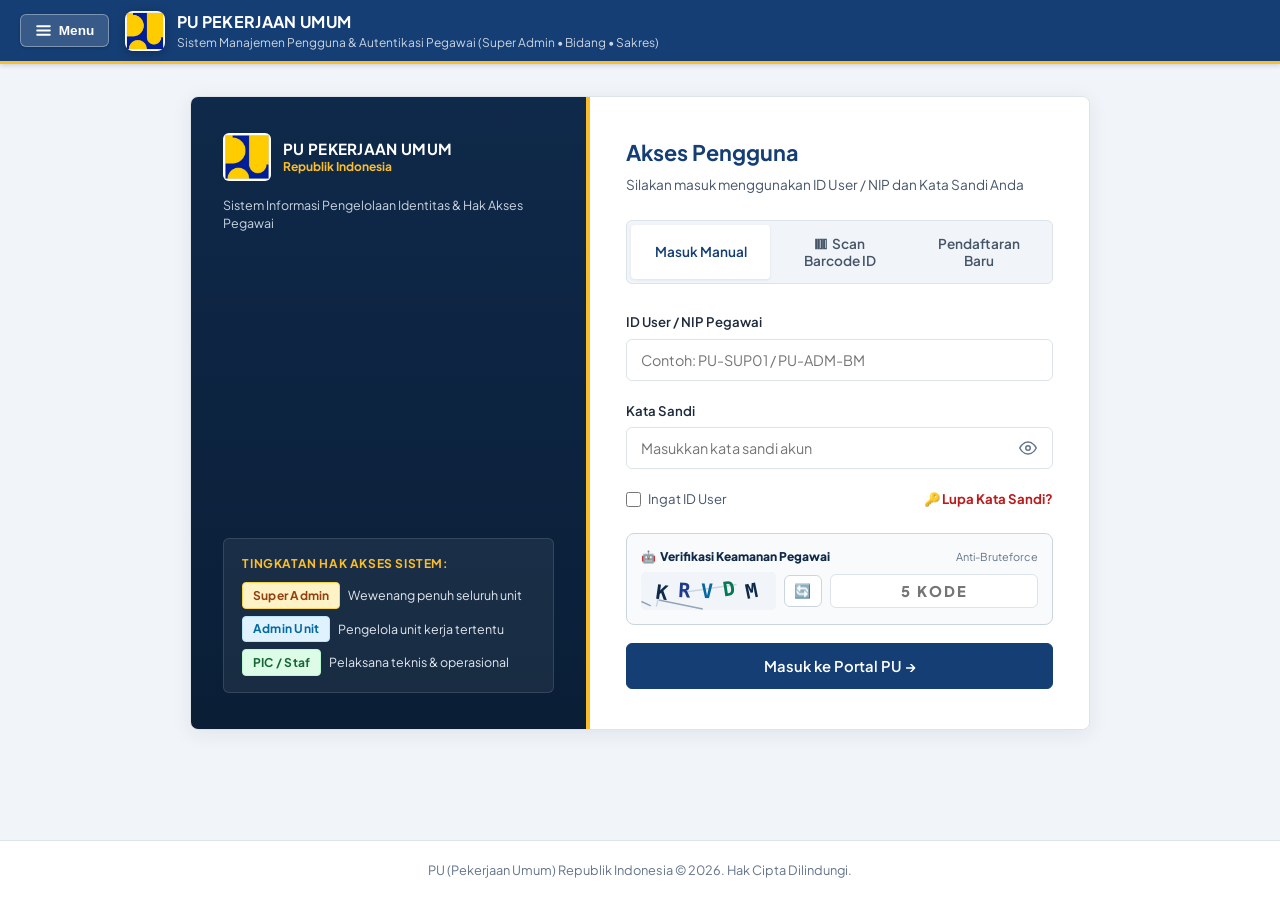
<file: index.html>
<!DOCTYPE html>
<html lang="id">

<head>
  <meta charset="UTF-8">
  <meta name="viewport" content="width=device-width, initial-scale=1.0">
  <meta name="description" content="Sistem Informasi Pengelolaan Identitas dan Manajemen Pengguna Tahap 2 (Super Admin, Bidang, Sakres) - PU
  Pekerjaan Umum.">
  <title>Portal Pengguna - PU Pekerjaan Umum (Tahap 2)</title>
  <link rel="stylesheet" href="style.css?v=11.0">
  <link rel="icon"
    href="data:image/svg+xml,<svg xmlns=%22http://www.w3.org/2000/svg%22 viewBox=%220 0 100 100%22><rect width=%22100%22 height=%22100%22 fill=%22%230F294A%22 rx=%2210%22/><text y=%2268%22 x=%2250%22 text-anchor=%22middle%22 font-size=%2250%22 font-weight=%22bold%22 fill=%22%23FABE2C%22>PU</text></svg>">
</head>

<body>
  <div class="app-wrapper">

    <!-- Header Resmi PU Pekerjaan Umum -->
    <header class="pu-topbar">
      <div style="display: flex; align-items: center; gap: 0.5rem;">
        <!-- Tombol Toggle Menu Navigator (Aktif saat login di pojok kiri atas) -->
        <button type="button" class="btn-sidebar-toggle" id="btnToggleSidebar" title="Buka/Tutup Menu Navigator"
          style="display: inline-flex;" aria-label="Toggle Menu">
          <svg viewBox="0 0 24 24" fill="none" stroke="currentColor" stroke-width="2.5" stroke-linecap="round">
            <line x1="3" y1="12" x2="21" y2="12"></line>
            <line x1="3" y1="6" x2="21" y2="6"></line>
            <line x1="3" y1="18" x2="21" y2="18"></line>
          </svg>
          <span>Menu</span>
        </button>

        <div class="pu-brand" style="display:flex; align-items:center; gap:0.75rem;">
          <div class="logo-shine-wrapper">
            <img src="logo-pu.webp" alt="Logo PU" class="pu-logo-img"
              style="width:40px; height:40px; object-fit:contain; border-radius:6px; flex-shrink:0;">
          </div>
          <div class="pu-brand-text">
            <span class="pu-brand-title">PU PEKERJAAN UMUM</span>
            <span class="pu-brand-sub">Sistem Manajemen Pengguna &amp; Autentikasi Pegawai (Super Admin
              &bull; Bidang &bull; Sakres)</span>
          </div>
        </div>
      </div>

      <!-- Widget Tengah Topbar: Jam Kedinasan & Status Server (Aktif saat login) -->
      <div class="topbar-center-widgets" id="topbarCenterWidgets" style="display: flex;">
        <div class="topbar-clock-badge" id="topbarClockBadge" title="Waktu Kedinasan Resmi (WIB)">
          <svg viewBox="0 0 24 24" fill="none" stroke="currentColor" stroke-width="2">
            <circle cx="12" cy="12" r="10"></circle>
            <polyline points="12 6 12 12 16 14"></polyline>
          </svg>
          <span id="topbarClockText">Memuat waktu...</span>
        </div>
        <div class="topbar-server-pill" id="topbarStatusPill" title="Status Petugas &amp; Bidang Terkoneksi" style="cursor:default;">
          <span class="server-pulse-dot"></span>
          <span id="topbarStatusText">Admin Online</span>
        </div>
      </div>

      <!-- User Panel (Aktif saat login) -->
      <div class="nav-user-panel" id="navUserPanel" style="display: flex;">

        <!-- Notifikasi Kedinasan: Laporan Masuk -->
        <div class="topbar-notif-wrapper" style="position:relative;">
          <button type="button" class="btn-topbar-tool" id="btnTopbarNotif" title="Laporan Masuk Baru">
            <svg viewBox="0 0 24 24" fill="none" stroke="currentColor" stroke-width="2" style="pointer-events:none;">
              <path d="M18 8A6 6 0 0 0 6 8c0 7-3 9-3 9h18s-3-2-3-9"></path>
              <path d="M13.73 21a2 2 0 0 1-3.46 0"></path>
            </svg>
            <span class="tool-badge-dot notif-pulse" id="notifBadgeDot" style="pointer-events:none;">0</span>
          </button>

          <!-- Dropdown Notifikasi Khusus Laporan Masuk -->
          <div class="topbar-dropdown-menu" id="notifDropdown"
            style="display: none; width:350px; position:absolute; right:0; top:calc(100% + 8px); z-index:99999; box-shadow:0 10px 25px rgba(0,0,0,0.18); border-radius:8px; overflow:hidden; border:1px solid #CBD5E1;">
            <div class="dropdown-header"
              style="background:#153E75; color:#fff; display:flex; justify-content:space-between; align-items:center; padding:0.65rem 0.85rem;">
              <span style="font-weight: 800; font-size: 0.82rem; display:flex; align-items:center; gap:0.4rem;">
                <span>🔔</span> Notifikasi Laporan Masuk
              </span>
              <button type="button" class="dropdown-close-btn" id="btnCloseNotif"
                style="color:#fff; background:none; border:none; font-size:1.25rem; cursor:pointer; line-height:1;">&times;</button>
            </div>
            <!-- Legenda 3 Warna Status -->
            <div
              style="background:#F8FAFC; border-bottom:1px solid #E2E8F0; padding:0.4rem 0.75rem; font-size:0.68rem; display:flex; justify-content:space-between; align-items:center; font-weight:700;">
              <span style="color:#DC2626; display:inline-flex; align-items:center; gap:3px;"><span
                  style="display:inline-block; width:7px; height:7px; background:#DC2626; border-radius:50%;"></span>
                Belum ACC</span>
              <span style="color:#D97706; display:inline-flex; align-items:center; gap:3px;"><span
                  style="display:inline-block; width:7px; height:7px; background:#D97706; border-radius:50%;"></span>
                Diproses</span>
              <span style="color:#16A34A; display:inline-flex; align-items:center; gap:3px;"><span
                  style="display:inline-block; width:7px; height:7px; background:#16A34A; border-radius:50%;"></span>
                Sudah ACC</span>
            </div>
            <div class="notif-list" id="notifListContainer" style="max-height:340px; overflow-y:auto; background:#fff;">
              <!-- Di-render dinamis khusus daftar laporan masuk -->
            </div>
          </div>
        </div>

        <!-- Tombol QR Code Akses Mobile -->
        <a href="barcode.html" target="_blank" class="btn-topbar-tool"
          style="text-decoration:none; background:#FABE2C; color:#0F294A;"
          title="Buka Lembar Barcode / QR Code untuk Scan Masuk Web">
          <svg viewBox="0 0 24 24" fill="none" stroke="currentColor" stroke-width="2" style="width:15px;height:15px;">
            <rect x="3" y="3" width="7" height="7"></rect>
            <rect x="14" y="3" width="7" height="7"></rect>
            <rect x="14" y="14" width="7" height="7"></rect>
            <rect x="3" y="14" width="7" height="7"></rect>
          </svg>
          <span class="btn-tool-text">Barcode</span>
        </a>

        <!-- Tombol Layanan Bantuan / Helpdesk -->
        <button type="button" class="btn-topbar-tool" id="btnTopbarHelp" title="Pusat Bantuan &amp; Helpdesk PU">
          <svg viewBox="0 0 24 24" fill="none" stroke="currentColor" stroke-width="2">
            <circle cx="12" cy="12" r="10"></circle>
            <path d="M9.09 9a3 3 0 0 1 5.83 1c0 2-3 3-3 3"></path>
            <line x1="12" y1="17" x2="12.01" y2="17"></line>
          </svg>
          <span class="btn-tool-text">Helpdesk</span>
        </button>

        <div class="nav-user-card">
          <div class="nav-user-avatar" id="navAvatar">BS</div>
          <div class="nav-user-meta">
            <span class="nav-user-nama" id="navUserName">Drs. Bambang Sudiro, M.Si.</span>
            <span class="nav-user-unit" id="navUserUnit">Super Admin &bull; Sekretariat Jenderal</span>
          </div>
        </div>
        <button type="button" class="btn-nav-logout" id="navLogoutBtn">
          Keluar
        </button>
      </div>
    </header>



    <!-- Konten Utama -->
    <main class="main-wrapper">

      <!-- ================= HALAMAN LOGIN & PENDAFTARAN INTERNAL (PORTAL 1) ================= -->
      <section class="section-view" id="authSection" aria-label="Halaman Autentikasi Pegawai">

        <div class="auth-container" style="margin-top:1rem;">
          <div class="auth-dual-wrapper">

            <!-- Sisi Kiri: Identitas Resmi PU & Pintasan Uji Coba -->
            <div class="auth-left-sidebar">
              <div class="auth-instansi-header">
                <div class="auth-instansi-logo" style="display:flex; align-items:center; gap:0.75rem;">
                  <img src="logo-pu.webp" alt="Logo PU"
                    style="width:48px; height:48px; object-fit:contain; border-radius:6px;">
                  <div>
                    <div class="auth-instansi-title">PU PEKERJAAN UMUM</div>
                    <div style="font-size:0.75rem; color:var(--pu-yellow); font-weight:700;">Republik Indonesia</div>
                  </div>
                </div>
                <div class="auth-instansi-sub">
                  Sistem Informasi Pengelolaan Identitas &amp; Hak Akses Pegawai
                </div>
              </div>

              <!-- Keterangan 3 Peran Resmi -->
              <div class="auth-role-summary">
                <div class="auth-role-summary-title">Tingkatan Hak Akses Sistem:</div>
                <div class="auth-role-list">
                  <div class="auth-role-item">
                    <span class="badge-role badge-role-super">Super Admin</span>
                    <span>Wewenang penuh seluruh unit</span>
                  </div>
                  <div class="auth-role-item">
                    <span class="badge-role badge-role-admin">Admin Unit</span>
                    <span>Pengelola unit kerja tertentu</span>
                  </div>
                  <div class="auth-role-item">
                    <span class="badge-role badge-role-pic">PIC / Staf</span>
                    <span>Pelaksana teknis &amp; operasional</span>
                  </div>
                </div>
              </div>

            </div>

            <!-- Sisi Kanan: Form Masuk & Registrasi -->
            <div class="auth-right-panel">

              <div class="auth-panel-heading">
                <h1 id="authMainTitle">Akses Pengguna</h1>
                <p id="authMainSubtitle">Silakan masuk menggunakan ID User / NIP dan Kata Sandi Anda</p>
              </div>

              <!-- Tab Navigasi Masuk Manual vs Barcode -->
              <div class="auth-tab-group" role="tablist">
                <button type="button" class="auth-tab-item active" id="tabLogin" role="tab" aria-selected="true">
                  Masuk Manual
                </button>
                <button type="button" class="auth-tab-item" id="tabBarcode" role="tab" aria-selected="false">
                  <svg viewBox="0 0 24 24" fill="none" stroke="currentColor" stroke-width="2"
                    style="width:14px;height:14px;vertical-align:-2px;margin-right:4px;">
                    <rect x="3" y="4" width="2" height="16" />
                    <rect x="7" y="4" width="1" height="16" />
                    <rect x="10" y="4" width="3" height="16" />
                    <rect x="15" y="4" width="1" height="16" />
                    <rect x="18" y="4" width="3" height="16" />
                  </svg>Scan Barcode ID
                </button>
                <button type="button" class="auth-tab-item" id="tabRegister" role="tab" aria-selected="false">
                  Pendaftaran Baru
                </button>
              </div>

              <!-- Alert Kesalahan Login Inline -->
              <div class="auth-inline-alert" id="loginAlert" role="alert">
                <div style="font-weight: 700; margin-bottom: 0.15rem;" id="loginAlertTitle">Akses Ditolak</div>
                <div id="loginAlertMsg">ID User atau Kata Sandi tidak sesuai. Silakan periksa kembali.</div>
              </div>

              <!-- FORM LOGIN -->
              <div id="loginFormContainer">
                <form id="loginForm" novalidate>
                  <div class="form-field">
                    <label class="field-label" for="loginId">ID User / NIP Pegawai</label>
                    <div class="input-box">
                      <input type="text" id="loginId" class="form-control" placeholder="Contoh: PU-SUP01 / PU-ADM-BM"
                        required autocomplete="username">
                    </div>
                  </div>

                  <div class="form-field">
                    <label class="field-label" for="loginPw">Kata Sandi</label>
                    <div class="input-box">
                      <input type="password" id="loginPw" class="form-control" placeholder="Masukkan kata sandi akun"
                        required autocomplete="current-password">
                      <button type="button" class="btn-toggle-pw" onclick="togglePw('loginPw', this)"
                        title="Tampilkan/Sembunyikan Kata Sandi" aria-label="Lihat Kata Sandi">
                        <svg viewBox="0 0 24 24" fill="none" stroke="currentColor" stroke-width="2">
                          <path d="M1 12s4-8 11-8 11 8 11 8-4 8-11 8-11-8-11-8z"></path>
                          <circle cx="12" cy="12" r="3"></circle>
                        </svg>
                      </button>
                    </div>
                  </div>

                  <div class="form-extra-row">
                    <label class="checkbox-label">
                      <input type="checkbox" id="rememberMe">
                      <span>Ingat ID User</span>
                    </label>
                    <a href="javascript:void(0)" class="help-link" onclick="openModalLupaPassword()"
                      style="color:#B91C1C; font-weight:700;">
                      🔑 Lupa Kata Sandi?
                    </a>
                  </div>

                  <!-- VERIFIKASI KEAMANAN ADMIN (ANTI-BOT / CAPTCHA KODE ACAK) -->
                  <div
                    style="background:#F8FAFC; border:1px solid #CBD5E1; border-radius:8px; padding:0.85rem; margin-bottom:1.15rem;">
                    <div style="display:flex; align-items:center; justify-content:space-between; margin-bottom:0.4rem;">
                      <span
                        style="font-size:0.75rem; font-weight:800; color:#0F294A; display:flex; align-items:center; gap:0.3rem;">
                        <span>🤖</span> Verifikasi Keamanan Pegawai
                      </span>
                      <span style="font-size:0.68rem; color:#64748B;">Anti-Bruteforce</span>
                    </div>
                    <div style="display:flex; align-items:center; gap:0.5rem;">
                      <canvas id="adminCaptchaCanvas" width="135" height="38"
                        style="background:#E2E8F0; border-radius:6px; cursor:pointer;" title="Klik untuk refresh kode"
                        onclick="generateAdminCaptcha()"></canvas>
                      <button type="button" onclick="generateAdminCaptcha()" title="Ganti Kode"
                        style="background:#fff; border:1px solid #CBD5E1; border-radius:6px; padding:0.45rem 0.6rem; cursor:pointer; font-size:0.85rem;">🔄</button>
                      <input type="text" id="adminCaptchaInput" maxlength="5" placeholder="5 KODE" class="form-control"
                        style="text-transform:uppercase; font-weight:800; letter-spacing:2px; text-align:center; padding:0.45rem; font-size:0.92rem; flex:1;">
                    </div>
                  </div>

                  <button type="submit" class="btn-primary" id="btnSubmitLogin">
                    Masuk ke Portal PU &rarr;
                  </button>
                </form>
              </div>

              <!-- FORM LOGIN DENGAN SCANNER BARCODE / KARTU PEGAWAI -->
              <div id="barcodeFormContainer" style="display: none;">
                <div
                  style="background: #F8FAFC; border: 2px dashed #CBD5E1; border-radius: 10px; padding: 1.5rem; text-align: center; margin-bottom: 1.25rem;">
                  <div
                    style="width: 56px; height: 56px; background: #E0F2FE; color: #0284C7; border-radius: 50%; display: flex; align-items: center; justify-content: center; margin: 0 auto 0.75rem;">
                    <svg viewBox="0 0 24 24" fill="none" stroke="currentColor" stroke-width="2"
                      style="width: 28px; height: 28px;">
                      <rect x="3" y="4" width="2" height="16" />
                      <rect x="7" y="4" width="1" height="16" />
                      <rect x="10" y="4" width="3" height="16" />
                      <rect x="15" y="4" width="1" height="16" />
                      <rect x="18" y="4" width="3" height="16" />
                    </svg>
                  </div>
                  <h3 style="font-size: 1rem; color: var(--pu-navy); margin-bottom: 0.25rem;">Mode Scan Barcode /
                    Kartu Pegawai</h3>
                  <p style="font-size: 0.8rem; color: var(--text-secondary); margin-bottom: 0;">
                    Arahkan scanner barcode fisik ke barcode ID Card pegawai PU, atau ketik langsung kode kartu
                    pegawai di bawah ini.
                  </p>
                </div>

                <form id="barcodeLoginForm" novalidate>
                  <div class="form-field">
                    <label class="field-label" for="barcodeInput">Hasil Scan Barcode / NIP</label>
                    <div class="input-box">
                      <input type="text" id="barcodeInput" class="form-control"
                        placeholder="Scan barcode kartu atau masukkan ID pegawai" autofocus autocomplete="off">
                    </div>
                    <div class="field-hint" style="color: #0369A1;">
                      💡 Alat scanner barcode USB/Bluetooth akan langsung menekan tombol Masuk secara otomatis begitu
                      barcode terbaca.
                    </div>
                  </div>

                  <button type="submit" class="btn-primary" id="btnSubmitBarcode" style="background: #0284C7;">
                    Masuk dengan Barcode &rarr;
                  </button>
                </form>
              </div>

              <!-- FORM REGISTRASI USER BARU -->
              <div id="registerFormContainer" style="display: none;">
                <form id="registerForm" novalidate>

                  <div class="form-field">
                    <label class="field-label" for="regRole">Tingkat Peran Akun</label>
                    <div class="input-box">
                      <select id="regRole" class="form-control" required>
                        <!-- Pilihan peran diisi dari JavaScript -->
                      </select>
                    </div>
                  </div>

                  <div class="form-field">
                    <label class="field-label" for="regId">ID User / NIP</label>
                    <div class="input-box">
                      <input type="text" id="regId" class="form-control" placeholder="Contoh: PU-PIC-02" required>
                    </div>
                    <div class="field-hint">Format ID unik disarankan otomatis</div>
                  </div>

                  <div class="form-field">
                    <label class="field-label" for="regNama">Nama Lengkap Pegawai</label>
                    <div class="input-box">
                      <input type="text" id="regNama" class="form-control"
                        placeholder="Nama lengkap beserta gelar jika ada" required>
                    </div>
                  </div>

                  <div class="form-field">
                    <label class="field-label" for="regPw">Kata Sandi</label>
                    <div class="input-box">
                      <input type="password" id="regPw" class="form-control" placeholder="Buat kata sandi akun" required
                        autocomplete="new-password">
                      <button type="button" class="btn-toggle-pw" onclick="togglePw('regPw', this)"
                        title="Tampilkan/Sembunyikan Kata Sandi" aria-label="Lihat Kata Sandi">
                        <svg viewBox="0 0 24 24" fill="none" stroke="currentColor" stroke-width="2">
                          <path d="M1 12s4-8 11-8 11 8 11 8-4 8-11 8-11-8-11-8z"></path>
                          <circle cx="12" cy="12" r="3"></circle>
                        </svg>
                      </button>
                    </div>
                  </div>

                  <div class="form-field">
                    <label class="field-label" for="regUnit">Unit Kerja / Direktorat Jenderal</label>
                    <div class="input-box">
                      <select id="regUnit" class="form-control" required>
                        <!-- Pilihan diisi dari JavaScript -->
                      </select>
                    </div>
                  </div>

                  <button type="submit" class="btn-primary" id="btnSubmitRegister">
                    Simpan &amp; Daftarkan Akun &rarr;
                  </button>
                </form>
              </div>

            </div>

          </div>
        </div>
      </section>

      <!-- ================= HALAMAN DASHBOARD DENGAN SIDEBAR NAVIGATOR (POJOK KIRI ATAS) ================= -->
      <section class="section-view active" id="dashboardSection" aria-label="Dashboard Manajemen Pegawai">
        <!-- Backdrop Mobile Drawer -->
        <div class="sidebar-backdrop" id="sidebarBackdrop" onclick="toggleSidebar()"></div>

        <div class="dashboard-layout">

          <!-- SIDEBAR NAVIGATOR MENU (POJOK KIRI) -->
          <aside class="dashboard-sidebar" id="dashboardSidebar">

            <!-- User Info di Atas Sidebar -->
            <div class="sidebar-user-card" style="display:flex; justify-content:space-between; align-items:center;">
              <div style="display:flex; align-items:center; gap:0.75rem;">
                <div class="sidebar-avatar" id="sidebarAvatar">BS</div>
                <div>
                  <div class="sidebar-user-name" id="sidebarUserName">Drs. Bambang Sudiro, M.Si.</div>
                  <div class="sidebar-user-role" id="sidebarUserRole"><span class="badge-role badge-role-super">Super
                      Admin</span></div>
                </div>
              </div>
              <button type="button" class="btn-sidebar-close" onclick="toggleSidebar()" aria-label="Tutup Menu"
                style="background:rgba(255,255,255,0.15); border:none; color:#fff; font-size:1.15rem; width:28px; height:28px; border-radius:50%; cursor:pointer; display:flex; align-items:center; justify-content:center;">&times;</button>
            </div>

            <!-- Judul Navigasi -->
            <div class="sidebar-nav-title">Menu Navigasi Portal</div>

            <!-- Daftar Menu Navigator -->
            <nav class="sidebar-menu">
              <!-- Menu 1: Beranda Utama -->
              <button type="button" class="sidebar-menu-btn active" data-page="pageDashboard" id="navMenuDashboard">
                <div class="sidebar-menu-left">
                  <span class="menu-icon">
                    <svg viewBox="0 0 24 24" fill="none" stroke="currentColor" stroke-width="2">
                      <rect x="3" y="3" width="7" height="9"></rect>
                      <rect x="14" y="3" width="7" height="5"></rect>
                      <rect x="14" y="12" width="7" height="9"></rect>
                      <rect x="3" y="16" width="7" height="5"></rect>
                    </svg>
                  </span>
                  <span>Beranda Ringkasan</span>
                </div>
                <span class="menu-badge" style="background:#DCFCE7; color:#166534; font-weight:700;">Live</span>
              </button>

              <!-- Menu 2: Data Pegawai / User Management -->
              <button type="button" class="sidebar-menu-btn" data-page="pageUsers" id="navMenuUsers">
                <div class="sidebar-menu-left">
                  <span class="menu-icon">
                    <svg viewBox="0 0 24 24" fill="none" stroke="currentColor" stroke-width="2">
                      <path d="M17 21v-2a4 4 0 0 0-4-4H5a4 4 0 0 0-4 4v2"></path>
                      <circle cx="9" cy="7" r="4"></circle>
                      <path d="M23 21v-2a4 4 0 0 0-3-3.87"></path>
                      <path d="M16 3.13a4 4 0 0 1 0 7.75"></path>
                    </svg>
                  </span>
                  <span>Data Pegawai</span>
                </div>
                <span class="menu-counter" id="menuCountUsers"
                  style="background:#0F294A; color:#FABE2C; font-weight:800;">11</span>
              </button>

              <!-- Menu 3: Unit Kerja PU -->
              <button type="button" class="sidebar-menu-btn" data-page="pageUnits" id="navMenuUnits">
                <div class="sidebar-menu-left">
                  <span class="menu-icon">
                    <svg viewBox="0 0 24 24" fill="none" stroke="currentColor" stroke-width="2">
                      <path d="M3 9l9-7 9 7v11a2 2 0 0 1-2 2H5a2 2 0 0 1-2-2z" />
                      <polyline points="9 22 9 12 15 12 15 22" />
                    </svg>
                  </span>
                  <span>Unit Kerja PU</span>
                </div>
                <span class="menu-badge" style="background:#E2E8F0; color:#334155;">11 Unit</span>
              </button>

              <!-- Menu 4: Laporan & Ekspor Data -->
              <button type="button" class="sidebar-menu-btn" data-page="pageReports" id="navMenuReports">
                <div class="sidebar-menu-left">
                  <span class="menu-icon">
                    <svg viewBox="0 0 24 24" fill="none" stroke="currentColor" stroke-width="2">
                      <path d="M14 2H6a2 2 0 0 0-2 2v16a2 2 0 0 0 2 2h12a2 2 0 0 0 2-2V8z"></path>
                      <polyline points="14 2 14 8 20 8"></polyline>
                      <line x1="16" y1="13" x2="8" y2="13"></line>
                      <line x1="16" y1="17" x2="8" y2="17"></line>
                    </svg>
                  </span>
                  <span>Laporan &amp; Ekspor</span>
                </div>
                <span class="menu-badge" style="background:#DCFCE7; color:#166534;">Excel/CSV</span>
              </button>

              <!-- Menu 5: Log Aktivitas Kedinasan -->
              <button type="button" class="sidebar-menu-btn" data-page="pageAudit" id="navMenuAudit">
                <div class="sidebar-menu-left">
                  <span class="menu-icon">
                    <svg viewBox="0 0 24 24" fill="none" stroke="currentColor" stroke-width="2">
                      <circle cx="12" cy="12" r="10"></circle>
                      <polyline points="12 6 12 12 15 14"></polyline>
                    </svg>
                  </span>
                  <span>Log Aktivitas</span>
                </div>
                <span class="menu-badge" id="menuAuditBadge" style="background:#FEF3C7; color:#92400E;">Audit</span>
              </button>

              <!-- Menu 6: Kotak Masuk Permohonan Publik (Aspirasi Warga & Perusahaan) -->
              <button type="button" class="sidebar-menu-btn" data-page="pageInboxPublic" id="navMenuInboxPublic">
                <div class="sidebar-menu-left">
                  <span class="menu-icon">
                    <svg viewBox="0 0 24 24" fill="none" stroke="currentColor" stroke-width="2">
                      <path d="M4 4h16c1.1 0 2 .9 2 2v12c0 1.1-.9 2-2 2H4c-1.1 0-2-.9-2-2V6c0-1.1.9-2 2-2z"></path>
                      <polyline points="22,6 12,13 2,6"></polyline>
                    </svg>
                  </span>
                  <span>Kotak Masuk Laporan</span>
                </div>
                <span class="menu-counter notif-pulse" id="menuCountInboxPublic"
                  style="background:#EF4444; color:#fff; font-weight:800;">4 Baru</span>
              </button>

              <!-- Menu Baru: Buku Agenda Surat Masuk & Keluar Realtime (Sesuai BBWS Cimancis) -->
              <button type="button" class="sidebar-menu-btn" data-page="pageAgendaSurat" id="navMenuAgendaSurat">
                <div class="sidebar-menu-left">
                  <span class="menu-icon">
                    <svg viewBox="0 0 24 24" fill="none" stroke="currentColor" stroke-width="2">
                      <path d="M14 2H6a2 2 0 0 0-2 2v16a2 2 0 0 0 2 2h12a2 2 0 0 0 2-2V8z"></path>
                      <polyline points="14 2 14 8 20 8"></polyline>
                      <line x1="16" y1="13" x2="8" y2="13"></line>
                      <line x1="16" y1="17" x2="8" y2="17"></line>
                      <polyline points="10 9 9 9 8 9"></polyline>
                    </svg>
                  </span>
                  <span>Buku Agenda Surat</span>
                </div>
                <span class="menu-badge" style="background:#0F294A; color:#FABE2C; font-weight:800;">Realtime</span>
              </button>

              <!-- Menu Khusus Super Admin: Laporan Lupa Password Akun Pegawai -->
              <button type="button" class="sidebar-menu-btn" data-page="pageResetRequests" id="navMenuResetRequests"
                style="display:none;">
                <div class="sidebar-menu-left">
                  <span class="menu-icon">
                    <svg viewBox="0 0 24 24" fill="none" stroke="currentColor" stroke-width="2">
                      <rect x="3" y="11" width="18" height="11" rx="2" ry="2"></rect>
                      <path d="M7 11V7a5 5 0 0 1 10 0v4"></path>
                    </svg>
                  </span>
                  <span>Laporan Lupa Sandi</span>
                </div>
                <span class="menu-counter notif-pulse" id="menuCountResetRequests"
                  style="background:#D97706; color:#fff; font-weight:800; display:none;">0</span>
              </button>

              <!-- Menu 7: Regulasi & SOP PU -->
              <button type="button" class="sidebar-menu-btn" data-page="pageRegulations" id="navMenuRegulations">
                <div class="sidebar-menu-left">
                  <span class="menu-icon">
                    <svg viewBox="0 0 24 24" fill="none" stroke="currentColor" stroke-width="2">
                      <path d="M4 19.5A2.5 2.5 0 0 1 6.5 17H20"></path>
                      <path d="M6.5 2H20v20H6.5A2.5 2.5 0 0 1 4 19.5v-15A2.5 2.5 0 0 1 6.5 2z"></path>
                    </svg>
                  </span>
                  <span>Regulasi &amp; SOP</span>
                </div>
                <span class="menu-badge" style="background:#F1F5F9; color:#475569;">SPBE</span>
              </button>

              <!-- Menu 7: Profil Akun Saya -->
              <button type="button" class="sidebar-menu-btn" data-page="pageProfile" id="navMenuProfile">
                <div class="sidebar-menu-left">
                  <span class="menu-icon">
                    <svg viewBox="0 0 24 24" fill="none" stroke="currentColor" stroke-width="2">
                      <rect x="3" y="4" width="18" height="16" rx="2"></rect>
                      <circle cx="9" cy="10" r="2"></circle>
                      <line x1="15" y1="8" x2="17" y2="8"></line>
                      <line x1="15" y1="12" x2="17" y2="12"></line>
                    </svg>
                  </span>
                  <span>Profil Akun Saya</span>
                </div>
              </button>
            </nav>

            <!-- Footer Sidebar: Tombol Keluar Sesi Cepat -->
            <div class="sidebar-footer">
              <button type="button" class="btn-sidebar-logout" id="sidebarLogoutBtn">
                <svg viewBox="0 0 24 24" fill="none" stroke="currentColor" stroke-width="2">
                  <path d="M9 21H5a2 2 0 0 1-2-2V5a2 2 0 0 1 2-2h4"></path>
                  <polyline points="16 17 21 12 16 7"></polyline>
                  <line x1="21" y1="12" x2="9" y2="12"></line>
                </svg>
                <span>Keluar Sesi</span>
              </button>
            </div>

          </aside>

          <!-- CONTENT AREA SISI KANAN -->
          <div class="dashboard-main-content">

            <!-- HALAMAN 1: BERANDA RINGKASAN (DEFAULT) -->
            <div class="tab-page-content active" id="pageDashboard">

              <!-- Kartu Sambutan Resmi -->
              <div class="welcome-card">
                <div class="welcome-info">
                  <div class="welcome-avatar" id="heroAvatar">BS</div>
                  <div>
                    <div class="welcome-title">Selamat Datang, <span id="heroUserName">Drs. Bambang Sudiro, M.Si.</span>
                    </div>
                    <div class="welcome-meta">
                      <span>ID Pengguna: <strong id="heroUserId">PU-SUP01</strong></span>
                      <span>&bull;</span>
                      <span class="badge-unit" id="heroUserUnit">Sekretariat Jenderal</span>
                      <span>&bull;</span>
                      <span id="heroUserRole"><span class="badge-role badge-role-super">Super Admin</span></span>
                    </div>
                  </div>
                </div>

                <div style="display: flex; gap: 0.5rem;">
                  <button type="button" class="btn-primary btn-sm" id="btnOpenAddModal">
                    + Tambah User
                  </button>
                  <button type="button" class="btn-secondary btn-sm" id="btnLogout">
                    Keluar
                  </button>
                </div>
              </div>

              <!-- Alert Penjelasan Hak Akses Peran Aktif -->
              <div class="role-info-alert" id="roleInfoAlert">
                <div id="roleInfoText">
                  Anda masuk dengan peran <strong>Super Admin</strong>. Anda memiliki wewenang penuh mengelola akun di
                  <strong>seluruh unit kerja</strong> PU Pekerjaan Umum.
                </div>
                <div class="role-info-badge" id="roleInfoBadge">
                  <span class="badge-role badge-role-super">Akses Penuh Seluruh Unit</span>
                </div>
              </div>

              <!-- Statistik Ringkas -->
              <div class="stats-grid">
                <div class="stat-item">
                  <div class="stat-label" id="statLabelTotal">Total User Terdaftar</div>
                  <div class="stat-number" id="statTotalUsers">11 Pegawai</div>
                </div>
                <div class="stat-item">
                  <div class="stat-label" id="statLabelUnit">Jumlah Unit Kerja</div>
                  <div class="stat-number" id="statTotalUnits">11 Unit</div>
                </div>
                <div class="stat-item">
                  <div class="stat-label">Status Sesi</div>
                  <div class="stat-number" style="font-size: 1.15rem; color: var(--color-success); margin-top: 0.4rem;"
                    id="statActiveStatus">
                    Aktif
                  </div>
                </div>
              </div>

              <!-- Rekapitulasi Cepat Unit Kerja PU -->
              <div class="panel-table">
                <div class="panel-table-header">
                  <div class="panel-title">
                    <h2>Distribusi Pegawai per Unit Kerja</h2>
                    <p>Rekapitulasi jumlah staf dan admin di masing-masing Direktorat Jenderal / Balai</p>
                  </div>
                  <button type="button" class="btn-secondary btn-sm" onclick="switchSidebarPage('pageUsers')">
                    Lihat Seluruh Pegawai &rarr;
                  </button>
                </div>
                <div class="table-wrapper">
                  <table class="pu-table">
                    <thead>
                      <tr>
                        <th>Unit Kerja / Direktorat</th>
                        <th>Jumlah Pegawai Terdaftar</th>
                        <th>Status Pengelolaan</th>
                        <th>Aksi Cepat</th>
                      </tr>
                    </thead>
                    <tbody id="rekapTableBody">
                      <!-- Diisi oleh app.js -->
                    </tbody>
                  </table>
                </div>
              </div>

            </div>

            <!-- HALAMAN 2: MANAJEMEN PEGAWAI (TABEL LENGKAP) -->
            <div class="tab-page-content" id="pageUsers">

              <!-- Panel Tabel Pengguna -->
              <div class="panel-table">
                <div class="panel-table-header">
                  <div class="panel-title">
                    <h2>Data Pengguna Sistem</h2>
                    <p>Daftar identitas user (ID, Nama, Unit Kerja, Peran, dan Password)</p>
                  </div>

                  <div class="panel-actions">
                    <!-- Kolom Pencarian -->
                    <div class="search-field">
                      <input type="text" id="searchInput" class="form-control"
                        placeholder="Cari ID, Nama, Unit, atau Peran...">
                    </div>

                    <!-- Filter Unit -->
                    <div class="filter-field">
                      <select id="filterUnit" class="form-control">
                        <!-- Diisi lewat JavaScript -->
                      </select>
                    </div>
                  </div>
                </div>

                <!-- Tabel Data -->
                <div class="table-wrapper">
                  <table class="pu-table">
                    <thead>
                      <tr>
                        <th>ID User</th>
                        <th>Nama Pegawai</th>
                        <th>Unit Kerja</th>
                        <th>Tingkat Peran</th>
                        <th>Kata Sandi</th>
                        <th>Aksi</th>
                      </tr>
                    </thead>
                    <tbody id="usersTableBody">
                      <tr>
                        <td><span class="id-badge">PU-SUP01</span></td>
                        <td>
                          <div class="pegawai-nama">Drs. Bambang Sudiro, M.Si.</div>
                          <div style="font-size: 0.75rem; color: #64748B;">Terdaftar: 2026-10-01 08:00</div>
                        </td>
                        <td><span class="pegawai-unit">Sekretariat Jenderal</span></td>
                        <td><span class="badge-role badge-role-super">Super Admin</span></td>
                        <td><span class="table-pw-toggle" onclick="toggleTablePw(this, 'pu123')">••••••••</span></td>
                        <td>
                          <div class="table-opsi"><button type="button" class="btn-opsi"
                              onclick="openEditModal('PU-SUP01')">Ubah</button><span
                              style="font-size: 0.75rem; color: #0F294A; font-weight: 600; padding: 0.35rem 0.5rem;">Akun
                              Anda</span></div>
                        </td>
                      </tr>
                      <tr>
                        <td><span class="id-badge">PU-ADM-BM</span></td>
                        <td>
                          <div class="pegawai-nama">Ir. Hendra Gunawan, S.T., M.T.</div>
                          <div style="font-size: 0.75rem; color: #64748B;">Terdaftar: 2026-10-15 08:30</div>
                        </td>
                        <td><span class="pegawai-unit">Ditjen Bina Marga</span></td>
                        <td><span class="badge-role badge-role-admin">Admin Unit</span></td>
                        <td><span class="table-pw-toggle" onclick="toggleTablePw(this, 'pu123')">••••••••</span></td>
                        <td>
                          <div class="table-opsi"><button type="button" class="btn-opsi"
                              onclick="openEditModal('PU-ADM-BM')">Ubah</button><button type="button"
                              class="btn-opsi btn-hapus" onclick="handleDelete('PU-ADM-BM')">Hapus</button></div>
                        </td>
                      </tr>
                      <tr>
                        <td><span class="id-badge">PU-PIC-BM</span></td>
                        <td>
                          <div class="pegawai-nama">Rian Kurniawan, S.T.</div>
                          <div style="font-size: 0.75rem; color: #64748B;">Terdaftar: 2026-10-16 09:00</div>
                        </td>
                        <td><span class="pegawai-unit">Ditjen Bina Marga</span></td>
                        <td><span class="badge-role badge-role-pic">PIC / Staf</span></td>
                        <td><span class="table-pw-toggle" onclick="toggleTablePw(this, 'pu123')">••••••••</span></td>
                        <td>
                          <div class="table-opsi"><button type="button" class="btn-opsi"
                              onclick="openEditModal('PU-PIC-BM')">Ubah</button><button type="button"
                              class="btn-opsi btn-hapus" onclick="handleDelete('PU-PIC-BM')">Hapus</button></div>
                        </td>
                      </tr>
                      <tr>
                        <td><span class="id-badge">PU-ADM-SDA</span></td>
                        <td>
                          <div class="pegawai-nama">Dewi Lestari, S.T.</div>
                          <div style="font-size: 0.75rem; color: #64748B;">Terdaftar: 2026-10-18 09:15</div>
                        </td>
                        <td><span class="pegawai-unit">Ditjen Sumber Daya Air</span></td>
                        <td><span class="badge-role badge-role-admin">Admin Unit</span></td>
                        <td><span class="table-pw-toggle" onclick="toggleTablePw(this, 'pu123')">••••••••</span></td>
                        <td>
                          <div class="table-opsi"><button type="button" class="btn-opsi"
                              onclick="openEditModal('PU-ADM-SDA')">Ubah</button><button type="button"
                              class="btn-opsi btn-hapus" onclick="handleDelete('PU-ADM-SDA')">Hapus</button></div>
                        </td>
                      </tr>
                      <tr>
                        <td><span class="id-badge">PU-PIC-SDA</span></td>
                        <td>
                          <div class="pegawai-nama">Fajar Nugroho, S.T.</div>
                          <div style="font-size: 0.75rem; color: #64748B;">Terdaftar: 2026-10-19 10:30</div>
                        </td>
                        <td><span class="pegawai-unit">Ditjen Sumber Daya Air</span></td>
                        <td><span class="badge-role badge-role-pic">PIC / Staf</span></td>
                        <td><span class="table-pw-toggle" onclick="toggleTablePw(this, 'pu123')">••••••••</span></td>
                        <td>
                          <div class="table-opsi"><button type="button" class="btn-opsi"
                              onclick="openEditModal('PU-PIC-SDA')">Ubah</button><button type="button"
                              class="btn-opsi btn-hapus" onclick="handleDelete('PU-PIC-SDA')">Hapus</button></div>
                        </td>
                      </tr>
                      <tr>
                        <td><span class="id-badge">PU-ADM-CK</span></td>
                        <td>
                          <div class="pegawai-nama">Agus Setiawan, S.E.</div>
                          <div style="font-size: 0.75rem; color: #64748B;">Terdaftar: 2026-10-22 13:45</div>
                        </td>
                        <td><span class="pegawai-unit">Ditjen Cipta Karya</span></td>
                        <td><span class="badge-role badge-role-admin">Admin Unit</span></td>
                        <td><span class="table-pw-toggle" onclick="toggleTablePw(this, 'pu123')">••••••••</span></td>
                        <td>
                          <div class="table-opsi"><button type="button" class="btn-opsi"
                              onclick="openEditModal('PU-ADM-CK')">Ubah</button><button type="button"
                              class="btn-opsi btn-hapus" onclick="handleDelete('PU-ADM-CK')">Hapus</button></div>
                        </td>
                      </tr>
                      <tr>
                        <td><span class="id-badge">PU-PIC-CK</span></td>
                        <td>
                          <div class="pegawai-nama">Siti Nurhaliza, A.Md.</div>
                          <div style="font-size: 0.75rem; color: #64748B;">Terdaftar: 2026-10-23 11:20</div>
                        </td>
                        <td><span class="pegawai-unit">Ditjen Cipta Karya</span></td>
                        <td><span class="badge-role badge-role-pic">PIC / Staf</span></td>
                        <td><span class="table-pw-toggle" onclick="toggleTablePw(this, 'pu123')">••••••••</span></td>
                        <td>
                          <div class="table-opsi"><button type="button" class="btn-opsi"
                              onclick="openEditModal('PU-PIC-CK')">Ubah</button><button type="button"
                              class="btn-opsi btn-hapus" onclick="handleDelete('PU-PIC-CK')">Hapus</button></div>
                        </td>
                      </tr>
                    </tbody>
                  </table>
                </div>

              </div>

            </div>

            <!-- HALAMAN 3: UNIT KERJA PU (11 DITJEN / BALAI) -->
            <div class="tab-page-content" id="pageUnits">
              <div class="panel-table-header"
                style="background:#FFF; border-radius: var(--radius-md); border:1px solid var(--border-color); padding: 1.25rem 1.5rem;">
                <div class="panel-title">
                  <h2>Daftar Unit Kerja PU Pekerjaan Umum</h2>
                  <p>Struktur organisasi Direktorat Jenderal, Badan, dan Balai Pelaksana di lingkungan PU Pekerjaan Umum
                  </p>
                </div>
              </div>

              <!-- Grid Kartu Unit Kerja -->
              <div class="units-grid" id="unitsCardContainer">
                <!-- Diisi JavaScript -->
              </div>
            </div>

            <!-- HALAMAN 4: LAPORAN & EKSPOR DATA RESMI -->
            <div class="tab-page-content" id="pageReports">
              <div class="panel-table">
                <div class="panel-table-header" style="flex-wrap: wrap; gap: 1rem;">
                  <div class="panel-title">
                    <h2>Pusat Laporan &amp; Ekspor Data Pegawai</h2>
                    <p>Rekapitulasi identitas pengguna resmi PU Pekerjaan Umum dalam format tabel, CSV/Excel, dan cetak
                      dokumen dinas</p>
                  </div>

                  <div class="panel-actions" style="display:flex; gap:0.5rem; flex-wrap:wrap;">
                    <button type="button" class="btn-primary btn-sm" id="btnExportCsv"
                      title="Unduh data dalam format CSV yang kompatibel dengan Microsoft Excel">
                      <svg viewBox="0 0 24 24" fill="none" stroke="currentColor" stroke-width="2"
                        style="width:15px;height:15px;">
                        <path d="M21 15v4a2 2 0 0 1-2 2H5a2 2 0 0 1-2-2v-4"></path>
                        <polyline points="7 10 12 15 17 10"></polyline>
                        <line x1="12" y1="15" x2="12" y2="3"></line>
                      </svg>
                      <span>Unduh CSV / Excel</span>
                    </button>
                    <button type="button" class="btn-secondary btn-sm" id="btnPrintReport"
                      title="Buka dialog cetak dokumen laporan resmi">
                      <svg viewBox="0 0 24 24" fill="none" stroke="currentColor" stroke-width="2"
                        style="width:15px;height:15px;">
                        <polyline points="6 9 6 2 18 2 18 9"></polyline>
                        <path d="M6 18H4a2 2 0 0 1-2-2v-5a2 2 0 0 1 2-2h16a2 2 0 0 1 2 2v5a2 2 0 0 1-2 2h-2"></path>
                        <rect x="6" y="14" width="12" height="8"></rect>
                      </svg>
                      <span>Cetak Laporan Dinas</span>
                    </button>
                  </div>
                </div>

                <!-- Filter Toolbar Laporan -->
                <div
                  style="background:#F8FAFC; border-bottom:1px solid var(--border-color); padding:0.85rem 1.5rem; display:flex; gap:1rem; flex-wrap:wrap; align-items:center;">
                  <div style="display:flex; align-items:center; gap:0.5rem;">
                    <label style="font-size:0.8rem; font-weight:700; color:var(--text-secondary);"
                      for="reportFilterUnit">Filter Unit:</label>
                    <select id="reportFilterUnit" class="form-control"
                      style="font-size:0.8rem; padding:0.35rem 0.65rem;">
                      <!-- Diisi JavaScript -->
                    </select>
                  </div>
                  <div style="display:flex; align-items:center; gap:0.5rem;">
                    <label style="font-size:0.8rem; font-weight:700; color:var(--text-secondary);"
                      for="reportFilterRole">Filter Peran:</label>
                    <select id="reportFilterRole" class="form-control"
                      style="font-size:0.8rem; padding:0.35rem 0.65rem;">
                      <option value="">Semua Tingkat Peran</option>
                      <option value="Super Admin">Super Admin</option>
                      <option value="Admin Unit">Admin Unit</option>
                      <option value="PIC">PIC / Staf</option>
                    </select>
                  </div>
                  <!-- Guest Report Toolbar -->
                  <div
                    style="background:#F0F8FF; border-bottom:1px solid var(--border-color); padding:0.85rem 1.5rem; display:flex; gap:1rem; flex-wrap:wrap; align-items:center; margin-top:1rem;">
                    <div style="display:flex; align-items:center; gap:0.5rem;">
                      <label style="font-size:0.8rem; font-weight:700; color:var(--text-secondary);"
                        for="guestReportFilterUnit">Filter Unit (Tamu):</label>
                      <select id="guestReportFilterUnit" class="form-control"
                        style="font-size:0.8rem; padding:0.35rem 0.65rem;">
                        <!-- Filled by JavaScript -->
                      </select>
                    </div>
                    <div style="display:flex; align-items:center; gap:0.5rem;">
                      <label style="font-size:0.8rem; font-weight:700; color:var(--text-secondary);"
                        for="guestReportFilterRole">Filter Peran (Tamu):</label>
                      <select id="guestReportFilterRole" class="form-control"
                        style="font-size:0.8rem; padding:0.35rem 0.65rem;">
                        <option value="">Semua Tingkat Peran</option>
                        <option value="Super Admin">Super Admin</option>
                        <option value="Admin Unit">Admin Unit</option>
                        <option value="PIC">PIC / Staf</option>
                      </select>
                    </div>
                    <div>
                      <button type="button" class="btn-primary btn-sm" id="btnDownloadGuestReport"
                        title="Unduh laporan tamu dalam format CSV/Excel">
                        <svg viewBox="0 0 24 24" fill="none" stroke="currentColor" stroke-width="2"
                          style="width:15px;height:15px;">
                          <path d="M21 15v4a2 2 0 0 1-2 2H5a2 2 0 0 1-2-2v-4"></path>
                          <polyline points="7 10 12 15 17 10"></polyline>
                          <line x1="12" y1="15" x2="12" y2="3"></line>
                        </svg>
                        <span>Unduh CSV / Excel (Tamu)</span>
                      </button>
                      <button type="button" class="btn-secondary btn-sm" id="btnPrintGuestReport"
                        title="Cetak laporan tamu">
                        <svg viewBox="0 0 24 24" fill="none" stroke="currentColor" stroke-width="2"
                          style="width:15px;height:15px;">
                          <polyline points="6 9 6 2 18 2 18 9"></polyline>
                          <path d="M6 18H4a2 0 0 1-2-2v-5a2 0 0 1 2-2h16a2 0 0 1 2 2v5a2 0 0 1-2 2h-2"></path>
                          <rect x="6" y="14" width="12" height="8"></rect>
                        </svg>
                        <span>Cetak Laporan (Tamu)</span>
                      </button>
                    </div>
                  </div>
                  <div style="margin-left:auto; font-size:0.8rem; color:var(--text-muted);" id="reportSummaryCount">
                    Total data siap cetak: <strong>0</strong> pegawai
                  </div>
                </div>

                <!-- Area Pratinjau Laporan Kedinasan -->
                <div class="table-wrapper" id="reportPrintArea">
                  <div class="report-official-header" id="reportHeaderDinas"
                    style="display:none; padding:1.5rem 1rem 0.5rem; border-bottom:2px solid var(--pu-navy); text-align:center; margin-bottom:1rem;">
                    <div
                      style="font-size:0.85rem; font-weight:700; text-transform:uppercase; letter-spacing:0.05em; color:var(--pu-navy);">
                      PU (Pekerjaan Umum) Republik Indonesia</div>
                    <div style="font-size:1.1rem; font-weight:800; margin:0.3rem 0; color:#0F172A;">REKAPITULASI DATA
                      PENGGUNA PORTAL KEPEGAWAIAN</div>
                    <div style="font-size:0.75rem; color:var(--text-secondary);" id="reportPrintTimestamp">Dicetak pada
                      tanggal: -</div>
                  </div>

                  <table class="pu-table">
                    <thead>
                      <tr>
                        <th style="width:50px;">No</th>
                        <th>ID User / NIP</th>
                        <th>Nama Pegawai Lengkap</th>
                        <th>Unit Kerja / Ditjen</th>
                        <th>Tingkat Peran</th>
                        <th>Status Akun</th>
                      </tr>
                    </thead>
                    <tbody id="reportTableBody">
                      <!-- Diisi oleh app.js -->
                    </tbody>
                  </table>
                </div>

              </div>
            </div>

            <!-- HALAMAN 5: LOG AKTIVITAS KEDINASAN (AUDIT TRAIL) -->
            <div class="tab-page-content" id="pageAudit">
              <div class="panel-table">
                <div class="panel-table-header" style="flex-wrap: wrap; gap: 1rem;">
                  <div class="panel-title">
                    <h2>Log Aktivitas Kedinasan &amp; Audit Trail</h2>
                    <p>Pencatatan riwayat autentikasi, manajemen pengguna, dan perubahan profil untuk kepatuhan tata
                      kelola SPBE</p>
                  </div>

                  <div class="panel-actions" style="display:flex; gap:0.5rem; align-items:center;">
                    <div class="search-field">
                      <input type="text" id="auditSearchInput" class="form-control"
                        placeholder="Cari NIP, nama, aksi...">
                    </div>
                    <button type="button" class="btn-secondary btn-sm" id="btnClearAudit"
                      style="display:none; color:#DC2626; border-color:#FECACA;"
                      title="Hapus seluruh riwayat log (Wewenang Super Admin)">
                      Bersihkan Log
                    </button>
                  </div>
                </div>

                <!-- Tabel Audit Log -->
                <div class="table-wrapper">
                  <table class="pu-table">
                    <thead>
                      <tr>
                        <th style="width:140px;">Waktu (WIB)</th>
                        <th>Pelaksana (ID &amp; Nama)</th>
                        <th>Tingkat Peran</th>
                        <th>Kategori Aksi</th>
                        <th>Keterangan Rinci</th>
                        <th>Unit Kerja</th>
                        <th>Status</th>
                      </tr>
                    </thead>
                    <tbody id="auditTableBody">
                      <!-- Diisi oleh JavaScript -->
                    </tbody>
                  </table>
                </div>

              </div>
            </div>

            <!-- HALAMAN 6: KOTAK MASUK PERMOHONAN & LAPORAN PUBLIK (UNTUK ADMIN & STAF) -->
            <div class="tab-page-content" id="pageInboxPublic">
              <div class="panel-table">
                <div class="panel-table-header" style="flex-wrap: wrap; gap: 1rem;">
                  <div class="panel-title">
                    <h2>Kotak Masuk Permohonan &amp; Laporan Publik</h2>
                    <p>Pesan, aduan masyarakat, dan permohonan layanan mitra badan usaha yang masuk secara langsung ke
                      sistem kedinasan PU</p>
                  </div>

                  <div class="panel-actions" style="display:flex; gap:0.5rem; align-items:center; flex-wrap:wrap;">
                    <div class="search-field">
                      <input type="text" id="inboxSearchInput" class="form-control"
                        placeholder="Cari nama, tiket, instansi, perihal...">
                    </div>
                    <div class="filter-field">
                      <select id="inboxFilterStatus" class="form-control"
                        style="font-size:0.85rem; padding:0.4rem 0.75rem;">
                        <option value="">Semua Status</option>
                        <option value="Menunggu Verifikasi Dinas">Menunggu Verifikasi</option>
                        <option value="Sedang Ditindaklanjuti">Sedang Ditindaklanjuti</option>
                        <option value="Selesai Ditangani">Disetujui / Selesai (ACC)</option>
                      </select>
                    </div>
                    <button type="button" class="btn-primary btn-sm" id="btnBatchApproveInbox"
                      title="ACC / Setujui laporan yang dicentang"
                      style="background:#059669; border-color:#059669; display:inline-flex; align-items:center; gap:0.35rem;">
                      <svg viewBox="0 0 24 24" fill="none" stroke="currentColor" stroke-width="2.5"
                        style="width:15px;height:15px;">
                        <polyline points="20 6 9 17 4 12"></polyline>
                      </svg>
                      <span>ACC / Setujui Terpilih</span>
                    </button>
                    <button type="button" class="btn-secondary btn-sm" id="btnExportInboxPublic"
                      title="Unduh data laporan masuk format Excel / CSV"
                      style="display:inline-flex; align-items:center; gap:0.35rem;">
                      <svg viewBox="0 0 24 24" fill="none" stroke="currentColor" stroke-width="2"
                        style="width:15px;height:15px;">
                        <path d="M21 15v4a2 2 0 0 1-2 2H5a2 2 0 0 1-2-2v-4"></path>
                        <polyline points="7 10 12 15 17 10"></polyline>
                        <line x1="12" y1="15" x2="12" y2="3"></line>
                      </svg>
                      <span>Unduh Rekap Laporan</span>
                    </button>
                  </div>
                </div>

                <div class="table-wrapper">
                  <table class="pu-table">
                    <thead>
                      <tr>
                        <th style="width:40px; text-align:center;">
                          <input type="checkbox" id="checkAllInbox" title="Pilih Semua Laporan"
                            style="cursor:pointer; width:16px; height:16px; accent-color:#059669;">
                        </th>
                        <th style="width:110px;">No. Tiket</th>
                        <th style="width:130px;">Tanggal Mulai Surat</th>
                        <th style="width:180px; text-align:center;">Waktu Realtime &amp; Deadline</th>
                        <th>Pemohon &amp; Asal Instansi</th>
                        <th>Kategori &amp; Layanan</th>
                        <th>Perihal Permohonan</th>
                        <th>Lokasi Obyek</th>
                        <th>Disposisi Unit</th>
                        <th>Status</th>
                        <th style="width:160px; text-align:center;">Surat Balasan (Sakres)</th>
                        <th style="width:140px; text-align:center;">Aksi / ACC</th>
                      </tr>
                    </thead>
                    <tbody id="inboxTableBody">
                      <tr>
                        <td style="text-align:center;"><input type="checkbox" class="inbox-checkbox" value="PU-PUB-1001"
                            style="cursor:pointer; width:16px; height:16px; accent-color:#059669;"></td>
                        <td><strong style="color:var(--pu-navy);">PU-PUB-1001</strong></td>
                        <td><span style="font-size:0.8rem; color:var(--text-muted);">2026-11-03 08:15</span></td>
                        <td>
                          <div style="font-weight:700; color:var(--text-primary);">Bambang Irawan, S.T.</div>
                          <div style="font-size:0.75rem; color:var(--text-muted);">Dinas PU Kab. Cirebon &bull; Telp:
                            <strong>081298765432</strong>
                          </div>
                          <div style="font-size:0.7rem; color:#0369A1;">bambang.i@gmail.com</div>
                        </td>
                        <td>
                          <div style="font-size:0.8rem; font-weight:600; color:#0F294A;">Layanan Pengaduan</div>
                          <div style="font-size:0.72rem; color:var(--text-muted);">Pemerintah Pusat/Daerah</div>
                        </td>
                        <td style="max-width:220px;">
                          <div style="font-weight:700; font-size:0.83rem; color:var(--pu-navy);">Perbaikan Kerusakan
                            Jalan Berlubang Lintas Pantura KM 48</div>
                          <div style="font-size:0.75rem; color:var(--text-secondary); margin-top:0.2rem;">Lubang sedalam
                            15cm membahayakan pengguna jalan sepeda motor dan armada logistik.</div>
                        </td>
                        <td style="font-size:0.8rem;">Jl. Raya Pantura KM 48, Cirebon</td>
                        <td><span class="badge-unit">Ditjen Bina Marga</span></td>
                        <td><span class="badge-role" style="background:#FEF3C7; color:#92400E; font-weight:700;">Sedang
                            Ditindaklanjuti</span></td>
                        <td style="text-align:center;">
                          <div style="display:flex; flex-direction:column; gap:0.35rem; align-items:center;">
                            <button type="button" onclick="toggleAccSingle('PU-PUB-1001')" class="btn-sm"
                              style="padding:0.3rem 0.65rem; font-size:0.75rem; font-weight:700; border-radius:4px; cursor:pointer; width:100%; background:#059669; color:#fff; border:none;">✓
                              ACC Laporan</button>
                            <select onchange="updatePublicReportStatus('PU-PUB-1001', this.value)" class="form-control"
                              style="font-size:0.72rem; padding:0.25rem 0.4rem; border-color:#CBD5E1;">
                              <option value="Menunggu Verifikasi Dinas">Menunggu</option>
                              <option value="Sedang Ditindaklanjuti" selected>Tindaklanjuti</option>
                              <option value="Selesai Ditangani">Selesai (ACC)</option>
                            </select>
                          </div>
                        </td>
                      </tr>
                      <tr>
                        <td style="text-align:center;"><input type="checkbox" class="inbox-checkbox" value="PU-PUB-1002"
                            style="cursor:pointer; width:16px; height:16px; accent-color:#059669;"></td>
                        <td><strong style="color:var(--pu-navy);">PU-PUB-1002</strong></td>
                        <td><span style="font-size:0.8rem; color:var(--text-muted);">2026-11-03 09:10</span></td>
                        <td>
                          <div style="font-weight:700; color:var(--text-primary);">Ir. Hendro Wijaya</div>
                          <div style="font-size:0.75rem; color:var(--text-muted);">PT. Mitra Sentosa Beton &bull; Telp:
                            <strong>081387654321</strong>
                          </div>
                          <div style="font-size:0.7rem; color:#0369A1;">legal@mitrasentosa.co.id</div>
                        </td>
                        <td>
                          <div style="font-size:0.8rem; font-weight:600; color:#0F294A;">Layanan Rekomendasi Teknis
                          </div>
                          <div style="font-size:0.72rem; color:var(--text-muted);">Swasta / BUMN</div>
                        </td>
                        <td style="max-width:220px;">
                          <div style="font-weight:700; font-size:0.83rem; color:var(--pu-navy);">Permohonan
                            Rekomendasi Teknis Pemanfaatan Sempadan Saluran Irigasi</div>
                          <div style="font-size:0.75rem; color:var(--text-secondary); margin-top:0.2rem;">Pembangunan
                            jembatan penyeberangan akses industri melintasi saluran sekunder.</div>
                        </td>
                        <td style="font-size:0.8rem;">Kawasan Industri Cikarang Timur</td>
                        <td><span class="badge-unit">Ditjen Sumber Daya Air</span></td>
                        <td><span class="badge-role badge-role-pic">Menunggu Verifikasi</span></td>
                        <td style="text-align:center;">
                          <div style="display:flex; flex-direction:column; gap:0.35rem; align-items:center;">
                            <button type="button" onclick="toggleAccSingle('PU-PUB-1002')" class="btn-sm"
                              style="padding:0.3rem 0.65rem; font-size:0.75rem; font-weight:700; border-radius:4px; cursor:pointer; width:100%; background:#059669; color:#fff; border:none;">✓
                              ACC Laporan</button>
                            <select onchange="updatePublicReportStatus('PU-PUB-1002', this.value)" class="form-control"
                              style="font-size:0.72rem; padding:0.25rem 0.4rem; border-color:#CBD5E1;">
                              <option value="Menunggu Verifikasi Dinas" selected>Menunggu</option>
                              <option value="Sedang Ditindaklanjuti">Tindaklanjuti</option>
                              <option value="Selesai Ditangani">Selesai (ACC)</option>
                            </select>
                          </div>
                        </td>
                      </tr>
                      <tr style="background:#F0FDF4;">
                        <td style="text-align:center;"><input type="checkbox" class="inbox-checkbox" value="PU-PUB-1003"
                            style="cursor:pointer; width:16px; height:16px; accent-color:#059669;"></td>
                        <td><strong style="color:var(--pu-navy);">PU-PUB-1003</strong></td>
                        <td><span style="font-size:0.8rem; color:var(--text-muted);">2026-11-03 09:45</span></td>
                        <td>
                          <div style="font-weight:700; color:var(--text-primary);">Siti Rahmawati, M.Si.</div>
                          <div style="font-size:0.75rem; color:var(--text-muted);">Universitas Padjadjaran &bull; Telp:
                            <strong>082155551234</strong>
                          </div>
                          <div style="font-size:0.7rem; color:#0369A1;">siti.rahma@unpad.ac.id</div>
                        </td>
                        <td>
                          <div style="font-size:0.8rem; font-weight:600; color:#0F294A;">Permohonan Data &amp; Informasi
                          </div>
                          <div style="font-size:0.72rem; color:var(--text-muted);">Perguruan Tinggi</div>
                        </td>
                        <td style="max-width:220px;">
                          <div style="font-weight:700; font-size:0.83rem; color:var(--pu-navy);">Permohonan Data
                            Masterplan SPAM Regional</div>
                          <div style="font-size:0.75rem; color:var(--text-secondary); margin-top:0.2rem;">Data spasial
                            jaringan perpipaan air minum wilayah perkotaan guna studi tesis.</div>
                        </td>
                        <td style="font-size:0.8rem;">Kampus Jatinangor &amp; Sumedang</td>
                        <td><span class="badge-unit">Ditjen Cipta Karya</span></td>
                        <td><span class="badge-role" style="background:#DCFCE7; color:#166534; font-weight:700;">✓
                            Disetujui (ACC)</span></td>
                        <td style="text-align:center;">
                          <div style="display:flex; flex-direction:column; gap:0.35rem; align-items:center;">
                            <button type="button" onclick="toggleAccSingle('PU-PUB-1003')" class="btn-sm"
                              style="padding:0.3rem 0.65rem; font-size:0.75rem; font-weight:700; border-radius:4px; cursor:pointer; width:100%; background:#DC2626; color:#fff; border:none;">✕
                              Batalkan ACC</button>
                            <select onchange="updatePublicReportStatus('PU-PUB-1003', this.value)" class="form-control"
                              style="font-size:0.72rem; padding:0.25rem 0.4rem; border-color:#CBD5E1;">
                              <option value="Menunggu Verifikasi Dinas">Menunggu</option>
                              <option value="Sedang Ditindaklanjuti">Tindaklanjuti</option>
                              <option value="Selesai Ditangani" selected>Selesai (ACC)</option>
                            </select>
                          </div>
                        </td>
                      </tr>
                      <tr>
                        <td style="text-align:center;"><input type="checkbox" class="inbox-checkbox" value="PU-PUB-1004"
                            style="cursor:pointer; width:16px; height:16px; accent-color:#059669;"></td>
                        <td><strong style="color:var(--pu-navy);">PU-PUB-1004</strong></td>
                        <td><span style="font-size:0.8rem; color:var(--text-muted);">2026-11-03 10:05</span></td>
                        <td>
                          <div style="font-weight:700; color:var(--text-primary);">Ahmad Fauzi, S.Kom.</div>
                          <div style="font-size:0.75rem; color:var(--text-muted);">PT. Inovasi Cipta Konstruksi &bull;
                            Telp: <strong>085712345678</strong></div>
                          <div style="font-size:0.7rem; color:#0369A1;">fauzi.ahmad@inovasidigital.id</div>
                        </td>
                        <td>
                          <div style="font-size:0.8rem; font-weight:600; color:#0F294A;">Layanan Umum &amp; Konsultasi
                          </div>
                          <div style="font-size:0.72rem; color:var(--text-muted);">Swasta</div>
                        </td>
                        <td style="max-width:220px;">
                          <div style="font-weight:700; font-size:0.83rem; color:var(--pu-navy);">Konsultasi
                            Sertifikasi &amp; Verifikasi Administrasi Kemitraan</div>
                          <div style="font-size:0.75rem; color:var(--text-secondary); margin-top:0.2rem;">Permohonan
                            audiensi dan klarifikasi kelengkapan berkas penyedia jasa konstruksi.</div>
                        </td>
                        <td style="font-size:0.8rem;">Gedung Utama PU, Jakarta Selatan</td>
                        <td><span class="badge-unit">Sekretariat Jenderal</span></td>
                        <td><span class="badge-role badge-role-pic">Menunggu Verifikasi</span></td>
                        <td style="text-align:center;">
                          <div style="display:flex; flex-direction:column; gap:0.35rem; align-items:center;">
                            <button type="button" onclick="toggleAccSingle('PU-PUB-1004')" class="btn-sm"
                              style="padding:0.3rem 0.65rem; font-size:0.75rem; font-weight:700; border-radius:4px; cursor:pointer; width:100%; background:#059669; color:#fff; border:none;">✓
                              ACC Laporan</button>
                            <select onchange="updatePublicReportStatus('PU-PUB-1004', this.value)" class="form-control"
                              style="font-size:0.72rem; padding:0.25rem 0.4rem; border-color:#CBD5E1;">
                              <option value="Menunggu Verifikasi Dinas" selected>Menunggu</option>
                              <option value="Sedang Ditindaklanjuti">Tindaklanjuti</option>
                              <option value="Selesai Ditangani">Selesai (ACC)</option>
                            </select>
                          </div>
                        </td>
                      </tr>
                    </tbody>
                  </table>
                </div>

              </div>
            </div>

            <!-- HALAMAN 7: LAPORAN LUPA KATA SANDI (SUPER ADMIN) -->
            <div class="tab-page-content" id="pageResetRequests" style="display:none;">
              <div class="panel-table" style="padding:1.5rem;">
                <div class="panel-title"
                  style="margin-bottom:1.25rem; display:flex; justify-content:space-between; align-items:center; flex-wrap:wrap; gap:0.5rem;">
                  <div>
                    <h2 style="font-size:1.2rem; color:#153E75; display:flex; align-items:center; gap:0.4rem;">
                      <span>🔑</span> Laporan Lupa Kata Sandi Akun Pegawai
                    </h2>
                    <p style="font-size:0.83rem; color:#64748B;">Super Admin dapat melihat permintaan reset sandi,
                      melihat identitas akun, dan mereset kata sandi pegawai.</p>
                  </div>
                  <button type="button" class="btn-sm btn-secondary" onclick="renderResetRequestsTable()"
                    style="font-size:0.75rem;">
                    🔄 Segarkan Data
                  </button>
                </div>

                <div class="table-responsive">
                  <table class="table-pu">
                    <thead>
                      <tr>
                        <th>WAKTU LAPOR</th>
                        <th>ID USER / NIP</th>
                        <th>NAMA PEGAWAI</th>
                        <th>UNIT KERJA</th>
                        <th>ALASAN / CATATAN</th>
                        <th>STATUS LAPORAN</th>
                        <th style="text-align:center;">AKSI BANTUAN SUPER ADMIN</th>
                      </tr>
                    </thead>
                    <tbody id="resetRequestsTableBody">
                      <!-- Render dinamis -->
                    </tbody>
                  </table>
                </div>
              </div>
            </div>

            <!-- HALAMAN 6: REGULASI & SOP KEPEGAWAIAN -->
            <div class="tab-page-content" id="pageRegulations">
              <div class="panel-table" style="padding:1.75rem;">
                <div class="panel-title" style="margin-bottom:1.5rem;">
                  <h2>Regulasi &amp; Standar Operasional Prosedur (SOP) PU</h2>
                  <p>Pedoman resmi tata kelola akun digital, landasan organisasi, dan kebijakan keamanan SPBE
                    PU Pekerjaan Umum</p>
                </div>

                <div class="regulations-grid">
                  <!-- Regulasi 1 -->
                  <div class="regulation-card">
                    <div class="regulation-badge">Dasar Hukum Utama</div>
                    <div class="regulation-title">Permen PU No. 13/PRT/M/2020</div>
                    <div class="regulation-desc">
                      Tentang Organisasi dan Tata Kerja PU (Pekerjaan Umum) yang mengatur
                      kewenangan 11 Unit Organisasi (Ditjen, Badan, dan Balai).
                    </div>
                    <div class="regulation-footer">
                      <span>Kategori: Tata Kerja Dinas</span>
                      <span class="badge-role badge-role-super">Berlaku</span>
                    </div>
                  </div>

                  <!-- Regulasi 2 -->
                  <div class="regulation-card">
                    <div class="regulation-badge" style="background:#E0F2FE; color:#0284C7;">Keamanan Informasi</div>
                    <div class="regulation-title">Surat Edaran Pusdatin No. 04/SE/2024</div>
                    <div class="regulation-desc">
                      Petunjuk teknis pengamanan sandi akun, perlindungan data pribadi ASN, dan larangan berbagi
                      kredensial akses antar pegawai di portal internal.
                    </div>
                    <div class="regulation-footer">
                      <span>Kategori: Keamanan SPBE</span>
                      <span class="badge-role badge-role-admin">Wajib</span>
                    </div>
                  </div>

                  <!-- Regulasi 3 -->
                  <div class="regulation-card">
                    <div class="regulation-badge" style="background:#DCFCE7; color:#166534;">Tata Kelola Akses</div>
                    <div class="regulation-title">SOP Manajemen Pengguna Multi-Tier (RBAC)</div>
                    <div class="regulation-desc">
                      Pembagian kewenangan akses berjenjang antara <strong>Super Admin</strong> (Pusat/Sekjen),
                      <strong>Admin Unit</strong> (Sekretariat Ditjen), dan <strong>PIC</strong> (Staf Teknis).
                    </div>
                    <div class="regulation-footer">
                      <span>Kategori: Prosedur Operasional</span>
                      <span class="badge-role badge-role-pic">Pedoman</span>
                    </div>
                  </div>
                </div>

                <!-- Callout Box Pedoman Akun -->
                <div class="security-callout-box"
                  style="margin-top:1.5rem; background:#FEF3C7; border:1px solid #FCD34D; border-left:4px solid #D97706; padding:1.25rem 1.5rem; border-radius:var(--radius-sm);">
                  <div
                    style="font-weight:700; color:#92400E; margin-bottom:0.35rem; display:flex; align-items:center; gap:0.5rem;">
                    <span>🛡️ Pedoman Keamanan Sandi &amp; Etika Akses Kedinasan</span>
                  </div>
                  <ul style="margin:0; padding-left:1.25rem; font-size:0.85rem; color:#78350F; line-height:1.6;">
                    <li>Setiap akun wajib menggunakan ID User / NIP resmi yang terdaftar pada sistem kepegawaian.</li>
                    <li>Kata sandi wajib diperbarui berkala dan dilarang menggunakan tanggal lahir atau kata sandi yang
                      mudah ditebak.</li>
                    <li>Admin Unit bertanggung jawab penuh atas keabsahan penugasan akun staf PIC di lingkungan unit
                      kerjanya masing-masing.</li>
                  </ul>
                </div>

              </div>
            </div>

            <!-- HALAMAN 4: PROFIL AKUN SAYA -->
            <div class="tab-page-content" id="pageProfile">
              <div class="profile-container">

                <!-- Kartu Identitas Resmi PU -->
                <div class="id-card-pu">
                  <div class="id-card-header">
                    <div class="auth-logo-badge" aria-hidden="true" style="width:36px; height:36px; font-size:1rem;">PU
                    </div>
                    <div>
                      <div style="font-size:0.75rem; text-transform:uppercase; letter-spacing:0.04em; font-weight:700;">
                        PU Pekerjaan Umum</div>
                      <div style="font-size:0.65rem; color:#CBD5E1;">Tanda Pengenal Akses Sistem</div>
                    </div>
                  </div>

                  <div class="id-card-body">
                    <div style="display:flex; align-items:center; gap:1rem; margin-bottom:0.75rem;">
                      <div id="cardProfileAvatarImg"
                        style="width:64px; height:64px; border-radius:50%; background:#0F294A; border:2px solid #FABE2C; overflow:hidden; display:flex; align-items:center; justify-content:center; color:#fff; font-weight:800; font-size:1.4rem;">
                        <!-- Inisial atau Foto Profil -->
                      </div>
                      <div>
                        <div class="id-card-nip" id="cardProfileId">PU-001</div>
                        <div class="id-card-name" id="cardProfileNama">Nama Pegawai</div>
                        <div style="font-size:0.85rem; color:#E2E8F0;" id="cardProfileUnit">Ditjen Bina Marga</div>
                      </div>
                    </div>
                  </div>

                  <div
                    style="display:flex; justify-content:space-between; align-items:center; padding-top:0.75rem; border-top:1px solid rgba(255,255,255,0.2);">
                    <div id="cardProfileRole">
                      <span class="badge-role badge-role-super">Super Admin</span>
                    </div>
                    <span style="font-size:0.72rem; color:#94A3B8;">Sesi Aktif</span>
                  </div>
                </div>

                <!-- Formulir Perbarui Akun Saya -->
                <div class="panel-table" style="padding:1.75rem;">
                  <div class="panel-title" style="margin-bottom:1.25rem;">
                    <h2>Perbarui Profil &amp; Kata Sandi</h2>
                    <p>Ubah nama tampilan atau perbarui kata sandi akun Anda</p>
                  </div>

                  <form id="profileForm" novalidate>
                    <!-- Input Upload Foto Profil -->
                    <div class="form-field"
                      style="margin-bottom:1.25rem; background:#F8FAFC; border:1px dashed #CBD5E1; padding:1rem; border-radius:8px;">
                      <label class="field-label"
                        style="font-weight:700; color:#0F294A; display:flex; align-items:center; gap:0.4rem;">
                        <span>📷</span> Foto Profil Akun Pegawai / PIC
                      </label>
                      <div style="display:flex; align-items:center; gap:1rem; margin-top:0.5rem;">
                        <div id="profilePhotoPreview"
                          style="width:55px; height:55px; border-radius:50%; background:#E2E8F0; border:2px solid #0F294A; overflow:hidden; display:flex; align-items:center; justify-content:center; color:#0F294A; font-weight:800; font-size:1.1rem; flex-shrink:0;">
                          <!-- Pratinjau Foto -->
                        </div>
                        <div style="flex:1;">
                          <input type="file" id="profilePhotoInput" accept="image/*" class="form-control"
                            onchange="handleProfilePhotoChange(this)"
                            style="font-size:0.85rem; padding:0.35rem 0.5rem; background:#fff;">
                          <div style="font-size:0.72rem; color:#64748B; margin-top:0.3rem;">Format: JPG, PNG, atau WEBP.
                            Foto otomatis tampil di Header, ID Card, dan Sidebar.</div>
                        </div>
                      </div>
                    </div>

                    <div class="form-field">
                      <label class="field-label" for="profileNama">Nama Lengkap</label>
                      <input type="text" id="profileNama" class="form-control" required>
                    </div>

                    <div class="form-field">
                      <label class="field-label" for="profileNewPw">Kata Sandi Baru</label>
                      <div class="input-box">
                        <input type="password" id="profileNewPw" class="form-control"
                          placeholder="Masukkan kata sandi baru (kosongkan jika tidak diubah)">
                        <button type="button" class="btn-toggle-pw" onclick="togglePw('profileNewPw', this)"
                          title="Lihat Sandi">
                          <svg viewBox="0 0 24 24" fill="none" stroke="currentColor" stroke-width="2">
                            <path d="M1 12s4-8 11-8 11 8 11 8-4 8-11 8-11-8-11-8z"></path>
                            <circle cx="12" cy="12" r="3"></circle>
                          </svg>
                        </button>
                      </div>
                      <div class="field-hint">Minimal 6 karakter untuk keamanan akun</div>
                    </div>

                    <button type="submit" class="btn-primary" style="width:auto; padding:0.65rem 1.25rem;">
                      Simpan Perubahan Profil
                    </button>
                  </form>
                </div>

              </div>
            </div>

            <!-- HALAMAN BARU: BUKU AGENDA SURAT MASUK & KELUAR REALTIME -->
            <div class="tab-page-content" id="pageAgendaSurat">
              <div class="panel-table">
                <div class="panel-title"
                  style="display:flex; justify-content:space-between; align-items:flex-start; flex-wrap:wrap; gap:1rem;">
                  <div>
                    <h2 style="display:flex; align-items:center; gap:0.5rem;">
                      <span>📑</span> BUKU AGENDA SURAT MASUK &amp; SURAT KELUAR 2026
                    </h2>
                    <p>Monitoring rekapitulasi jumlah surat, persetujuan (ceklis), dan surat keluar secara realtime.</p>
                  </div>
                  <div style="display:flex; gap:0.5rem; align-items:center; flex-wrap:wrap;">
                    <button type="button" class="btn-primary btn-sm" onclick="openModalCatatSuratManual()"
                      style="background:#0F294A; border-color:#0F294A;">
                      + Catat Surat Agenda
                    </button>
                    <button type="button" class="btn-secondary btn-sm" onclick="exportAgendaSuratCsv()">
                      📥 Unduh Rekap Agenda
                    </button>
                  </div>
                </div>

                <!-- Sub-tab Navigasi Buku Agenda -->
                <div
                  style="display:flex; gap:0.5rem; margin:1rem 0; border-bottom:2px solid #E2E8F0; padding-bottom:0.5rem;">
                  <button type="button" class="btn-sm btn-primary" id="btnTabRekapBulan"
                    onclick="switchAgendaTab('monitor')" style="font-weight:700;">
                    📊 Monitor &amp; Rekapitulasi Bulanan
                  </button>
                  <button type="button" class="btn-sm btn-secondary" id="btnTabDaftarSurat"
                    onclick="switchAgendaTab('daftar')" style="font-weight:700;">
                    📋 Rincian Buku Agenda Surat Masuk &amp; Keluar
                  </button>
                </div>

                <!-- KONTEN 1: MONITOR & REKAPITULASI PERSIS SHEET EXCEL SCREENSHOT -->
                <div id="agendaContentMonitor">
                  <!-- Highlight Persentase Realtime Persis Screenshot 36,52 -->
                  <div
                    style="display:grid; grid-template-columns:repeat(auto-fit, minmax(220px, 1fr)); gap:1rem; margin-bottom:1.25rem;">
                    <div
                      style="background:#EFF6FF; border:2px solid #3B82F6; border-radius:10px; padding:1.25rem; text-align:center;">
                      <div style="font-size:0.8rem; font-weight:800; color:#1E3A8A; text-transform:uppercase;">TOTAL
                        SURAT MASUK 2026</div>
                      <div style="font-size:2rem; font-weight:900; color:#0F294A; margin-top:0.35rem;"
                        id="agendaTotalSurat">1,588</div>
                      <div style="font-size:0.75rem; color:#475569;">Akumulasi seluruh surat tercatat</div>
                    </div>
                    <div
                      style="background:#F0FDF4; border:2px solid #10B981; border-radius:10px; padding:1.25rem; text-align:center;">
                      <div style="font-size:0.8rem; font-weight:800; color:#166534; text-transform:uppercase;">JUMLAH
                        CEKLIS / DISETUJUI</div>
                      <div style="font-size:2rem; font-weight:900; color:#059669; margin-top:0.35rem;"
                        id="agendaTotalCeklis">580</div>
                      <div style="font-size:0.75rem; color:#14532D;">Surat selesai tindak lanjut / ACC</div>
                    </div>
                    <div
                      style="background:#FFFBEB; border:2px solid #F59E0B; border-radius:10px; padding:1.25rem; text-align:center;">
                      <div style="font-size:0.8rem; font-weight:800; color:#92400E; text-transform:uppercase;">SELISIH /
                        PENDING</div>
                      <div style="font-size:2rem; font-weight:900; color:#D97706; margin-top:0.35rem;"
                        id="agendaTotalSelisih">1,008</div>
                      <div style="font-size:0.75rem; color:#78350F;">Dalam proses penanganan</div>
                    </div>
                    <div
                      style="background:#FEF2F2; border:2px solid #EF4444; border-radius:10px; padding:1.25rem; text-align:center;">
                      <div style="font-size:0.8rem; font-weight:800; color:#991B1B; text-transform:uppercase;">RASIO
                        PENYELESAIAN (INDEX)</div>
                      <div style="font-size:2.4rem; font-weight:900; color:#DC2626; margin-top:0.2rem;"
                        id="agendaIndexDisplay">36,52%</div>
                      <div style="font-size:0.72rem; color:#B91C1C; font-weight:700;">(Jumlah Ceklis / Jumlah Surat)
                      </div>
                    </div>
                  </div>

                  <!-- Tabel Rekapitulasi Bulan Persis Format Excel Screenshot -->
                  <div class="table-wrapper">
                    <table class="pu-table">
                      <thead>
                        <tr style="background:#F1F5F9;">
                          <th style="width:200px;">Bulan</th>
                          <th style="text-align:center;">Jumlah Ceklis</th>
                          <th style="text-align:center;">Jumlah Surat</th>
                          <th style="text-align:center;">Selisih</th>
                          <th style="text-align:center;">Persentase</th>
                        </tr>
                      </thead>
                      <tbody id="agendaTableBodyBulan">
                        <!-- Diisi otomatis oleh Javascript -->
                      </tbody>
                      <tfoot>
                        <tr style="background:#0F294A; color:#FABE2C; font-weight:900;">
                          <td style="color:#fff;">Jumlah Total</td>
                          <td style="text-align:center; color:#FABE2C;" id="footerCeklis">580</td>
                          <td style="text-align:center; color:#FABE2C;" id="footerSurat">1588</td>
                          <td style="text-align:center; color:#FABE2C;" id="footerSelisih">1008</td>
                          <td style="text-align:center; color:#fff;" id="footerRatio">36,52%</td>
                        </tr>
                      </tfoot>
                    </table>
                  </div>
                </div>

                <!-- KONTEN 2: RINCIAN BUKU AGENDA SURAT REALTIME -->
                <div id="agendaContentDaftar" style="display:none;">
                  <div
                    style="display:flex; justify-content:space-between; align-items:center; margin-bottom:1rem; flex-wrap:wrap; gap:0.5rem;">
                    <div style="display:flex; gap:0.5rem;">
                      <select id="filterTipeSuratAgenda" class="form-control" onchange="renderDaftarAgendaSurat()"
                        style="width:160px;">
                        <option value="">Semua Surat</option>
                        <option value="Masuk">Surat Masuk</option>
                        <option value="Keluar">Surat Keluar</option>
                      </select>
                      <input type="text" id="searchSuratAgenda" class="form-control"
                        placeholder="Cari No. Surat / Pengirim..." oninput="renderDaftarAgendaSurat()"
                        style="width:240px;">
                    </div>
                    <span style="font-size:0.8rem; color:#64748B;" id="countDaftarAgendaDisplay">Memuat data...</span>
                  </div>

                  <div class="table-wrapper">
                    <table class="pu-table">
                      <thead>
                        <tr>
                          <th style="width:60px;">No</th>
                          <th style="width:110px;">Jenis Surat</th>
                          <th style="width:140px;">No. Agenda / Berkas</th>
                          <th style="width:130px;">Tanggal Surat</th>
                          <th>Asal Pengirim / Tujuan</th>
                          <th>Perihal &amp; Ringkasan</th>
                          <th style="width:120px; text-align:center;">Ceklis / ACC</th>
                          <th style="width:90px; text-align:center;">Aksi</th>
                        </tr>
                      </thead>
                      <tbody id="agendaTableBodyDetail">
                        <!-- Diisi otomatis oleh Javascript -->
                      </tbody>
                    </table>
                  </div>
                </div>

              </div>
            </div>

          </div>

        </div>
      </section>

    </main>

    <!-- Modal Form Tambah / Ubah Pegawai -->
    <div class="modal-overlay" id="userModal" role="dialog" aria-modal="true" aria-labelledby="modalTitle">
      <div class="modal-box">
        <div class="modal-header-bar">
          <h3 id="modalTitle">Tambah Pegawai / User Baru</h3>
          <button type="button" class="btn-modal-close" id="modalCloseBtn" aria-label="Tutup">&times;</button>
        </div>

        <form id="modalUserForm" novalidate>
          <div class="modal-content-body">

            <div class="form-field">
              <label class="field-label" for="modalRole">Tingkat Peran</label>
              <select id="modalRole" class="form-control" required>
                <!-- Pilihan role diisi dari JS -->
              </select>
            </div>

            <div class="form-field">
              <label class="field-label" for="modalId">ID User / NIP</label>
              <input type="text" id="modalId" class="form-control" placeholder="ID User" required>
            </div>

            <div class="form-field">
              <label class="field-label" for="modalNama">Nama Lengkap</label>
              <input type="text" id="modalNama" class="form-control" placeholder="Nama lengkap pegawai" required>
            </div>

            <div class="form-field">
              <label class="field-label" for="modalPw">Kata Sandi</label>
              <div class="input-box">
                <input type="password" id="modalPw" class="form-control" placeholder="Kata sandi" required>
                <button type="button" class="btn-toggle-pw" onclick="togglePw('modalPw', this)">Tampilkan</button>
              </div>
            </div>

            <div class="form-field">
              <label class="field-label" for="modalUnit">Unit Kerja</label>
              <select id="modalUnit" class="form-control" required>
                <!-- Diisi dari JavaScript -->
              </select>
            </div>

          </div>

          <div class="modal-footer-bar">
            <button type="button" class="btn-secondary btn-sm" id="modalCancelBtn">Batal</button>
            <button type="submit" class="btn-primary btn-sm" style="width: auto;">Simpan Data</button>
          </div>
        </form>
      </div>
    </div>

    <!-- Modal Penerbitan & Upload Surat Balasan Resmi (Bidang & Sakres) -->
    <div class="modal-overlay" id="modalBalasanSakres" role="dialog" aria-modal="true"
      aria-labelledby="titleModalSakres">
      <div class="modal-box" style="max-width: 640px;">
        <div class="modal-header-bar" style="background:#153E75; color:#fff;">
          <h3 id="titleModalSakres"
            style="color:#fff; font-size:1.05rem; display:flex; align-items:center; gap:0.5rem;">
            <span>✉️</span> Form &amp; Upload Surat Balasan Resmi
          </h3>
          <button type="button" class="btn-modal-close" onclick="closeModalSakres()" aria-label="Tutup"
            style="color:#fff;">&times;</button>
        </div>

        <form id="formKirimBalasanSakres" onsubmit="handleSimpanSuratBalasan(event)">
          <input type="hidden" id="sakresTargetTicket" value="">

          <div class="modal-content-body" style="padding:1.25rem;">
            <div
              style="background:#F0F7FF; border:1px solid #BFDBFE; border-radius:8px; padding:0.85rem; margin-bottom:1rem; font-size:0.85rem;">
              <div>Nomor Tiket: <strong id="sakresDisplayTicket"
                  style="color:#1D4ED8; font-family:monospace; font-size:1rem;"></strong></div>
              <div style="margin-top:0.25rem;">Pelapor: <strong id="sakresDisplayReporter"></strong> (<span
                  id="sakresDisplayAgency"></span>)</div>
              <div style="font-size:0.8rem; color:#1E3A8A; margin-top:0.2rem;">Perihal Laporan: <span
                  id="sakresDisplaySubject"></span></div>
            </div>

            <!-- Opsi Metode Surat Balasan: Ketik Naskah atau Unggah Berkas Dokumen -->
            <div class="form-field" style="margin-bottom:1rem;">
              <label class="field-label" style="font-weight:700;">Metode Dokumen Balasan <span
                  style="color:#DC2626;">*</span></label>
              <div
                style="display:flex; gap:1rem; background:#F8FAFC; padding:0.6rem 0.85rem; border-radius:6px; border:1px solid #E2E8F0;">
                <label
                  style="display:inline-flex; align-items:center; gap:0.4rem; font-size:0.85rem; cursor:pointer; font-weight:600;">
                  <input type="radio" name="metodeBalasan" value="ketik" checked
                    onchange="toggleMetodeBalasan(this.value)" style="accent-color:#153E75;">
                  <span>Ketik Naskah Resmi di Sistem</span>
                </label>
                <label
                  style="display:inline-flex; align-items:center; gap:0.4rem; font-size:0.85rem; cursor:pointer; font-weight:600; color:#1D4ED8;">
                  <input type="radio" name="metodeBalasan" value="upload" onchange="toggleMetodeBalasan(this.value)"
                    style="accent-color:#153E75;">
                  <span>📎 Unggah / Upload File Surat (PDF / Foto)</span>
                </label>
              </div>
            </div>

            <!-- Input Nomor Surat & Pejabat (Hanya muncul jika upload dokumen resmi) -->
            <div id="rowMetaSuratResmi" class="form-row-2" style="display:none;">
              <div class="form-field">
                <label class="field-label" for="sakresNomorSurat">Nomor Surat Dinas Resmi <span
                    style="color:#DC2626;">*</span></label>
                <input type="text" id="sakresNomorSurat" class="form-control" placeholder="Contoh: 800/PU-BM/XI/2026">
              </div>
              <div class="form-field">
                <label class="field-label" for="sakresPejabat">Pejabat / Unit Pengirim Balasan <span
                    style="color:#DC2626;">*</span></label>
                <input type="text" id="sakresPejabat" class="form-control" value="Hj. Ratna Sari, S.Kom., M.M.">
              </div>
            </div>

            <div class="form-field">
              <label class="field-label" for="sakresPerihalSurat">Perihal Surat Balasan <span
                  style="color:#DC2626;">*</span></label>
              <input type="text" id="sakresPerihalSurat" class="form-control"
                placeholder="Contoh: Tanggapan dan Tindak Lanjut Penanganan Infrastruktur" required>
            </div>

            <!-- AREA 1: INPUT TEKS NASKAH RESMI -->
            <div id="areaKetikNaskah" class="form-field">
              <label class="field-label" for="sakresIsiSurat">Isi Dokumen Surat Tanggapan / Balasan <span
                  style="color:#DC2626;">*</span></label>
              <textarea id="sakresIsiSurat" class="form-control" rows="4"
                placeholder="Tuliskan isi surat balasan kedinasan resmi untuk pelapor..."></textarea>
            </div>

            <!-- AREA 2: UPLOAD DOKUMEN / BERKAS SURAT -->
            <div id="areaUploadDokumen" class="form-field"
              style="display:none; background:#EFF6FF; border:2px dashed #3B82F6; padding:1rem; border-radius:8px;">
              <label class="field-label" for="sakresFileSurat" style="color:#1D4ED8; font-weight:700;">
                Pilih Berkas Dokumen Surat Balasan (PDF / Dokumen Hasil Scan) <span style="color:#DC2626;">*</span>
              </label>
              <input type="file" id="sakresFileSurat" class="form-control" accept=".pdf,image/*"
                onchange="handleFileSuratChange(this)" style="background:#fff;">
              <div style="font-size:0.75rem; color:#475569; margin-top:0.35rem;">
                Format yang didukung: PDF, JPG, PNG (Maks 10MB). Setiap Bidang dan Seker dapat mengunggah berkas surat
                resminya masing-masing.
              </div>
              <div id="fileUploadInfo"
                style="display:none; margin-top:0.5rem; font-size:0.8rem; font-weight:700; color:#059669;">
                ✓ File terpilih: <span id="fileNameDisplay"></span>
              </div>
            </div>

            <div
              style="margin-top:0.75rem; background:#FFFBEB; border:1px solid #FDE68A; border-radius:6px; padding:0.75rem; font-size:0.8rem; color:#92400E;">
              💡 <strong>Integrasi Dokumen Digital &amp; Barcode:</strong> Dokumen/file balasan ini akan langsung
              dilengkapi <strong>QR Code Barcode Verifikasi</strong> resmi PU yang dapat diunduh dan dicek oleh pelapor
              di portal tamu.
            </div>
          </div>

          <div class="modal-footer-bar">
            <button type="button" class="btn-secondary btn-sm" onclick="closeModalSakres()">Batal</button>
            <button type="submit" class="btn-primary btn-sm"
              style="background:#153E75; border-color:#153E75; width:auto; font-weight:700;">
              🚀 Simpan &amp; Terbitkan Surat Balasan
            </button>
          </div>
        </form>
      </div>
    </div>

    <!-- Modal Set Deadline / Batas Waktu Tindak Lanjut Laporan -->
    <div class="modal-overlay" id="modalSetDeadline" role="dialog" aria-modal="true" aria-labelledby="titleSetDeadline">
      <div class="modal-box" style="max-width: 480px;">
        <div class="modal-header-bar" style="background:#0F294A; color:#fff;">
          <h3 id="titleSetDeadline"
            style="color:#fff; font-size:1.05rem; display:flex; align-items:center; gap:0.5rem;">
            <span>⏱️</span> Atur Deadline &amp; Target Waktu Laporan
          </h3>
          <button type="button" class="btn-modal-close" onclick="closeModalDeadline()" aria-label="Tutup"
            style="color:#fff;">&times;</button>
        </div>

        <form id="formSetDeadline" onsubmit="handleSaveDeadline(event)">
          <div class="modal-content-body" style="padding:1.25rem;">
            <input type="hidden" id="deadlineTicket">

            <div
              style="background:#EFF6FF; border:1px solid #BFDBFE; border-radius:8px; padding:0.85rem; margin-bottom:1rem;">
              <div style="font-size:0.75rem; color:#1E3A8A; font-weight:800; text-transform:uppercase;">No. Tiket:</div>
              <div style="font-size:1.2rem; font-weight:900; color:#0F294A; font-family:monospace;"
                id="deadlineTicketDisplay"></div>
              <div style="font-size:0.8rem; color:#475569; margin-top:2px;">Pelapor: <strong
                  id="deadlineReporterDisplay"></strong></div>
              <div style="font-size:0.78rem; color:#64748B;">Waktu Lapor: <span id="deadlineReportDateDisplay"></span>
              </div>
            </div>

            <!-- Preset Cepat Deadline Sesuai SOP Pelayanan PU -->
            <div class="form-field" style="margin-bottom:1rem;">
              <label class="field-label" style="font-weight:700;">Pilih Preset Cepat Target Deadline SOP</label>
              <div style="display:grid; grid-template-columns:repeat(4, 1fr); gap:0.4rem; margin-top:0.35rem;">
                <button type="button" class="btn-secondary btn-sm"
                  onclick="setDeadlinePreset(1, 'Layanan Umum (Persetujuan 1 Hari)')"
                  style="font-size:0.75rem; padding:0.4rem;">⚡ 1 Hari</button>
                <button type="button" class="btn-secondary btn-sm"
                  onclick="setDeadlinePreset(3, 'Layanan Pengaduan (3 Hari)')"
                  style="font-size:0.75rem; padding:0.4rem;">📅 3 Hari</button>
                <button type="button" class="btn-secondary btn-sm"
                  onclick="setDeadlinePreset(5, 'Layanan Aset BMN (5 Hari)')"
                  style="font-size:0.75rem; padding:0.4rem;">🏛️ 5 Hari</button>
                <button type="button" class="btn-secondary btn-sm"
                  onclick="setDeadlinePreset(7, 'Permohonan Data / Normalisasi (7 Hari)')"
                  style="font-size:0.75rem; padding:0.4rem;">📆 7 Hari</button>
              </div>
            </div>

            <!-- Input Kustom Tanggal & Waktu Deadline -->
            <div class="form-field" style="margin-bottom:1rem;">
              <label class="field-label" for="inputDeadlineDate" style="font-weight:700; color:#0F294A;">
                Target Tanggal &amp; Jam Batas Waktu (Deadline) <span style="color:#DC2626;">*</span>
              </label>
              <input type="datetime-local" id="inputDeadlineDate" class="form-control" required
                style="font-size:0.95rem; font-weight:700; padding:0.6rem;">
              <span style="font-size:0.72rem; color:#64748B; margin-top:0.25rem; display:block;">
                Pilih tanggal dan jam batas akhir penyelesaian laporan oleh tim/bidang dinas.
              </span>
            </div>

            <!-- Catatan SLA / Prioritas -->
            <div class="form-field">
              <label class="field-label" for="inputDeadlineNotes" style="font-weight:700;">Catatan / Tingkat Prioritas
                Target</label>
              <input type="text" id="inputDeadlineNotes" class="form-control"
                placeholder="Contoh: Sangat Mendesak / Penanganan Darurat Longsor" style="font-size:0.85rem;">
            </div>
          </div>

          <div class="modal-footer-bar">
            <button type="button" class="btn-secondary btn-sm" onclick="closeModalDeadline()">Batal</button>
            <button type="submit" class="btn-primary btn-sm"
              style="background:#0F294A; border-color:#0F294A; font-weight:700; width:auto;">
              💾 Simpan Batas Waktu
            </button>
          </div>
        </form>
      </div>
    </div>

    <!-- Modal Catat Surat Agenda Manual (Surat Masuk / Keluar) -->
    <div class="modal-overlay" id="modalCatatSuratAgenda" role="dialog" aria-modal="true"
      aria-labelledby="titleCatatAgenda">
      <div class="modal-box" style="max-width: 540px;">
        <div class="modal-header-bar" style="background:#0F294A; color:#fff;">
          <h3 id="titleCatatAgenda"
            style="color:#fff; font-size:1.05rem; display:flex; align-items:center; gap:0.5rem;">
            <span>📝</span> Catat Agenda Surat Masuk &amp; Keluar
          </h3>
          <button type="button" class="btn-modal-close" onclick="closeModalCatatSuratManual()" aria-label="Tutup"
            style="color:#fff;">&times;</button>
        </div>

        <form id="formCatatSuratAgenda" onsubmit="handleSaveSuratAgenda(event)">
          <div class="modal-content-body" style="padding:1.25rem;">
            <div class="form-row-2">
              <div class="form-field">
                <label class="field-label" for="agendaTipeSurat">Jenis Surat <span
                    style="color:#DC2626;">*</span></label>
                <select id="agendaTipeSurat" class="form-control" required style="font-weight:700;">
                  <option value="Masuk">📥 Surat Masuk</option>
                  <option value="Keluar">📤 Surat Keluar</option>
                </select>
              </div>
              <div class="form-field">
                <label class="field-label" for="agendaTanggalSurat">Tanggal Surat <span
                    style="color:#DC2626;">*</span></label>
                <input type="date" id="agendaTanggalSurat" class="form-control" required>
              </div>
            </div>

            <div class="form-row-2" style="margin-top:0.75rem;">
              <div class="form-field">
                <label class="field-label" for="agendaNomorSurat">Nomor Surat Dinas <span
                    style="color:#DC2626;">*</span></label>
                <input type="text" id="agendaNomorSurat" class="form-control" placeholder="Contoh: 005/PU-BBWS/2026"
                  required style="font-family:monospace; font-weight:700;">
              </div>
              <div class="form-field">
                <label class="field-label" for="agendaAsalTujuan">Pengirim / Tujuan <span
                    style="color:#DC2626;">*</span></label>
                <input type="text" id="agendaAsalTujuan" class="form-control"
                  placeholder="Instansi / Pejabat / Perusahaan" required>
              </div>
            </div>

            <div class="form-field" style="margin-top:0.75rem;">
              <label class="field-label" for="agendaPerihal">Perihal Surat <span style="color:#DC2626;">*</span></label>
              <input type="text" id="agendaPerihal" class="form-control"
                placeholder="Contoh: Permohonan Rekomtek Pemanfaatan Sempadan" required>
            </div>

            <div class="form-field" style="margin-top:0.75rem;">
              <label class="field-label" style="font-weight:700;">Status Ceklis / ACC</label>
              <div
                style="display:flex; gap:1.25rem; background:#F8FAFC; padding:0.6rem 0.85rem; border-radius:6px; border:1px solid #E2E8F0; margin-top:0.35rem;">
                <label
                  style="display:inline-flex; align-items:center; gap:0.4rem; font-size:0.85rem; cursor:pointer; color:#166534; font-weight:700;">
                  <input type="radio" name="agendaCeklisRadio" value="true" checked style="accent-color:#059669;">
                  <span>✓ Sudah Ceklis (ACC)</span>
                </label>
                <label
                  style="display:inline-flex; align-items:center; gap:0.4rem; font-size:0.85rem; cursor:pointer; color:#64748B; font-weight:600;">
                  <input type="radio" name="agendaCeklisRadio" value="false" style="accent-color:#059669;">
                  <span>Belum Ceklis (Pending)</span>
                </label>
              </div>
            </div>
          </div>

          <div class="modal-footer-bar">
            <button type="button" class="btn-secondary btn-sm" onclick="closeModalCatatSuratManual()">Batal</button>
            <button type="submit" class="btn-primary btn-sm"
              style="background:#0F294A; border-color:#0F294A; font-weight:700; width:auto;">
              💾 Simpan ke Buku Agenda
            </button>
          </div>
        </form>
      </div>
    </div>

    <!-- Modal Lihat Dokumen Surat Balasan PDF & QR Barcode -->
    <div class="modal-overlay" id="modalLihatSuratBalasan" role="dialog" aria-modal="true"
      aria-labelledby="titleLihatSurat">
      <div class="modal-box" style="max-width: 650px;">
        <div class="modal-header-bar" style="background:#0F294A; color:#fff;">
          <h3 id="titleLihatSurat" style="color:#fff; font-size:1.05rem;">📄 Dokumen Surat Balasan Resmi PU</h3>
          <button type="button" class="btn-modal-close" onclick="closeModalLihatSurat()" aria-label="Tutup"
            style="color:#fff;">&times;</button>
        </div>

        <div class="modal-content-body" style="padding:1.5rem;" id="contentSuratPdfPreview">
          <!-- Di-render dinamis oleh Javascript -->
        </div>

        <div class="modal-footer-bar">
          <button type="button" class="btn-secondary btn-sm" onclick="closeModalLihatSurat()">Tutup</button>
          <button type="button" class="btn-primary btn-sm" onclick="cetakSuratBalasan()"
            style="width:auto; font-weight:700;">
            🖨️ Cetak / Unduh PDF
          </button>
        </div>
      </div>
    </div>

    <!-- Modal Formulir Lapor Lupa Kata Sandi ke Super Admin -->
    <div class="modal-overlay" id="modalLupaPassword" role="dialog" aria-modal="true"
      aria-labelledby="titleLupaPassword">
      <div class="modal-box" style="max-width: 520px;">
        <div class="modal-header-bar" style="background:#B91C1C; color:#fff;">
          <h3 id="titleLupaPassword"
            style="color:#fff; font-size:1.05rem; display:flex; align-items:center; gap:0.5rem;">
            <span>🔑</span> Lapor Lupa Kata Sandi ke Super Admin
          </h3>
          <button type="button" class="btn-modal-close" onclick="closeModalLupaPassword()" aria-label="Tutup"
            style="color:#fff;">&times;</button>
        </div>

        <form id="formLaporLupaPassword" onsubmit="handleLaporLupaPassword(event)">
          <div class="modal-content-body" style="padding:1.25rem;">
            <p style="font-size:0.83rem; color:#475569; margin-bottom:1rem; line-height:1.45;">
              Jika Anda adalah admin unit atau pegawai yang lupa kata sandi akun, kirimkan permohonan di bawah ini.
              Laporan Anda akan langsung masuk ke meja <strong>Super Admin PU</strong> untuk dibantu reset sandi.
            </p>

            <div class="form-field" style="margin-bottom:0.85rem;">
              <label class="field-label" for="lupaIdUser" style="font-weight:700;">ID User / NIP Anda <span
                  style="color:#DC2626;">*</span></label>
              <input type="text" id="lupaIdUser" class="form-control" placeholder="Contoh: PU-ADM-BM atau PU-SAKRES01"
                required style="font-weight:700; font-family:monospace;">
            </div>

            <div class="form-field" style="margin-bottom:0.85rem;">
              <label class="field-label" for="lupaNama" style="font-weight:700;">Nama Lengkap Pegawai <span
                  style="color:#DC2626;">*</span></label>
              <input type="text" id="lupaNama" class="form-control"
                placeholder="Nama lengkap Anda sesuai data kepegawaian" required>
            </div>

            <div class="form-field" style="margin-bottom:0.85rem;">
              <label class="field-label" for="lupaUnit" style="font-weight:700;">Unit Kerja / Direktorat <span
                  style="color:#DC2626;">*</span></label>
              <select id="lupaUnit" class="form-control" required>
                <option value="">-- Pilih Unit Kerja / Bidang Anda --</option>
                <option value="Bagian TU">Bagian TU</option>
                <option value="Bidang OP">Bidang OP</option>
                <option value="Bidang KPI">Bidang KPI</option>
                <option value="Bidang PJSA">Bidang PJSA</option>
                <option value="Bidang PJPA">Bidang PJPA</option>
                <option value="Sekretariat / Sakres">Sekretariat / Sakres</option>
              </select>
            </div>

            <div class="form-field" style="margin-bottom:0.85rem;">
              <label class="field-label" for="lupaCatatan" style="font-weight:700;">Catatan / Alasan Permohonan</label>
              <textarea id="lupaCatatan" class="form-control" rows="2"
                placeholder="Contoh: Lupa password setelah mutasi perangkat laptop kedinasan..."></textarea>
            </div>

            <div
              style="background:#FEF2F2; border:1px solid #FECACA; border-radius:6px; padding:0.65rem 0.85rem; font-size:0.78rem; color:#991B1B;">
              🔒 <strong>Keamanan:</strong> Super Admin akan memverifikasi identitas Anda dan memberikan kata sandi baru
              kedinasan.
            </div>
          </div>

          <div class="modal-footer-bar">
            <button type="button" class="btn-secondary btn-sm" onclick="closeModalLupaPassword()">Batal</button>
            <button type="submit" class="btn-primary btn-sm"
              style="background:#B91C1C; border-color:#B91C1C; width:auto; font-weight:700;">
              📨 Kirim Laporan ke Super Admin
            </button>
          </div>
        </form>
      </div>
    </div>

    <!-- Modal Layanan Bantuan & Helpdesk PU -->
    <div class="modal-overlay" id="helpdeskModal" role="dialog" aria-modal="true" aria-labelledby="helpdeskTitle">
      <div class="modal-box" style="max-width: 580px;">
        <div class="modal-header-bar">
          <h3 id="helpdeskTitle">Layanan Bantuan &amp; Helpdesk PU</h3>
          <button type="button" class="btn-modal-close" id="helpdeskCloseBtn" aria-label="Tutup">&times;</button>
        </div>

        <div class="modal-content-body" style="padding: 1.5rem;">
          <div
            style="display:flex; align-items:center; gap:0.75rem; background:#F8FAFC; border:1px solid var(--border-color); padding:1rem; border-radius:var(--radius-sm); margin-bottom:1.25rem;">
            <div class="pu-logo-box" style="width:40px; height:40px; font-size:1rem;">PU</div>
            <div>
              <div style="font-weight:700; color:var(--pu-navy); font-size:0.9rem;">Pusat Data &amp; Teknologi
                Informasi (PUSDATIN)</div>
              <div style="font-size:0.75rem; color:var(--text-secondary);">Sekretariat Jenderal PU Pekerjaan Umum</div>
            </div>
          </div>

          <div class="helpdesk-contact-grid"
            style="display:grid; grid-template-columns:1fr 1fr; gap:0.75rem; margin-bottom:1.25rem;">
            <div
              style="border:1px solid var(--border-color); padding:0.85rem; border-radius:var(--radius-sm); background:#FFFFFF;">
              <div style="font-size:0.75rem; color:var(--text-muted); font-weight:700; text-transform:uppercase;">Call
                Center Resmi</div>
              <div style="font-size:1.1rem; font-weight:800; color:var(--pu-navy); margin-top:0.2rem;">📞 158</div>
              <div style="font-size:0.72rem; color:var(--text-secondary);">Senin - Jumat (08:00 - 16:00 WIB)</div>
            </div>

            <div
              style="border:1px solid var(--border-color); padding:0.85rem; border-radius:var(--radius-sm); background:#FFFFFF;">
              <div style="font-size:0.75rem; color:var(--text-muted); font-weight:700; text-transform:uppercase;">
                WhatsApp Layanan</div>
              <div style="font-size:0.95rem; font-weight:800; color:#166534; margin-top:0.2rem;">💬 +62 811-193-0158
              </div>
              <div style="font-size:0.72rem; color:var(--text-secondary);">Pusdatin &bull; Pesan Cepat ASN</div>
            </div>

            <div
              style="border:1px solid var(--border-color); padding:0.85rem; border-radius:var(--radius-sm); background:#FFFFFF;">
              <div style="font-size:0.75rem; color:var(--text-muted); font-weight:700; text-transform:uppercase;">Surel
                / Email Dinas</div>
              <div style="font-size:0.85rem; font-weight:700; color:var(--pu-navy); margin-top:0.2rem;">✉️
                helpdesk@pu.go.id</div>
              <div style="font-size:0.72rem; color:var(--text-secondary);">Tiket penanganan 1x24 jam</div>
            </div>

            <div
              style="border:1px solid var(--border-color); padding:0.85rem; border-radius:var(--radius-sm); background:#FFFFFF;">
              <div style="font-size:0.75rem; color:var(--text-muted); font-weight:700; text-transform:uppercase;">Alamat
                Kantor Pusat</div>
              <div style="font-size:0.78rem; font-weight:600; color:#334155; margin-top:0.2rem;">Gedung Pusdatin Lt. 3
              </div>
              <div style="font-size:0.72rem; color:var(--text-secondary);">Jl. Pattimura 20, Jakarta Selatan</div>
            </div>
          </div>

          <!-- FAQ Singkat -->
          <div style="border-top:1px solid var(--border-color); padding-top:1rem;">
            <div style="font-size:0.8rem; font-weight:700; color:var(--pu-navy); margin-bottom:0.5rem;">Pertanyaan
              Umum (FAQ Kepegawaian):</div>
            <details
              style="font-size:0.8rem; margin-bottom:0.5rem; background:#F8FAFC; padding:0.5rem 0.75rem; border-radius:var(--radius-xs);">
              <summary style="cursor:pointer; font-weight:600; color:var(--text-primary);">Bagaimana jika lupa kata
                sandi akun?</summary>
              <div style="padding-top:0.35rem; color:var(--text-secondary);">Hubungi Admin Unit di direktorat kerja Anda
                atau Super Admin Sekretariat Jenderal untuk mengatur ulang kata sandi sementara.</div>
            </details>
            <details
              style="font-size:0.8rem; margin-bottom:0.5rem; background:#F8FAFC; padding:0.5rem 0.75rem; border-radius:var(--radius-xs);">
              <summary style="cursor:pointer; font-weight:600; color:var(--text-primary);">Siapa yang berwenang menambah
                akun staf PIC?</summary>
              <div style="padding-top:0.35rem; color:var(--text-secondary);">Admin Unit pada unit kerja terkait memiliki
                wewenang membuat dan mengelola akun PIC di lingkungannya.</div>
            </details>
          </div>
        </div>

        <div class="modal-footer-bar">
          <button type="button" class="btn-primary btn-sm" id="helpdeskOkBtn" style="width: auto;">Tutup Layanan
            Bantuan</button>
        </div>
      </div>
    </div>

    <!-- Area Notifikasi Toast -->
    <div class="toast-area" id="toastContainer" aria-live="polite"></div>

    <!-- Footer Resmi -->
    <footer class="pu-footer">
      PU (Pekerjaan Umum) Republik Indonesia &copy; 2026. Hak Cipta Dilindungi.
    </footer>

  </div>

  <script src="app.js?v=13.0"></script>
</body>

</html>
</file>
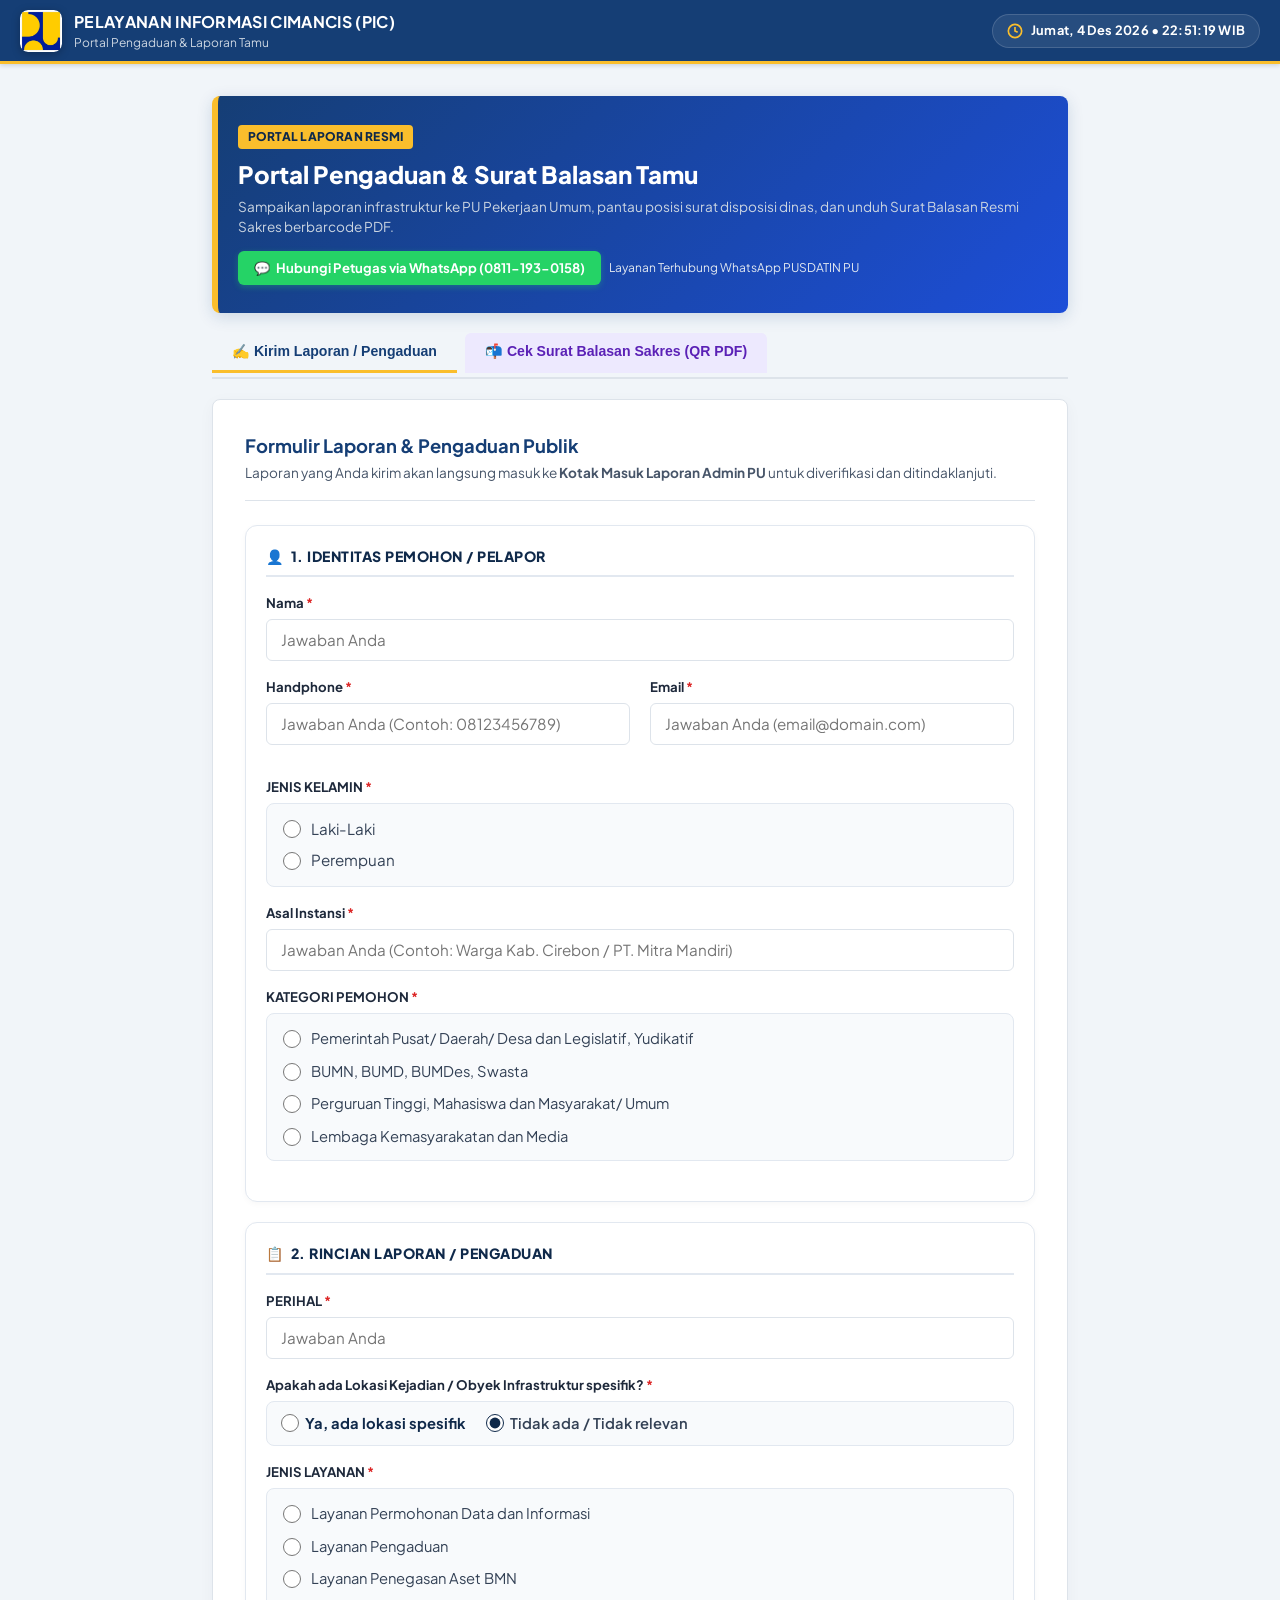
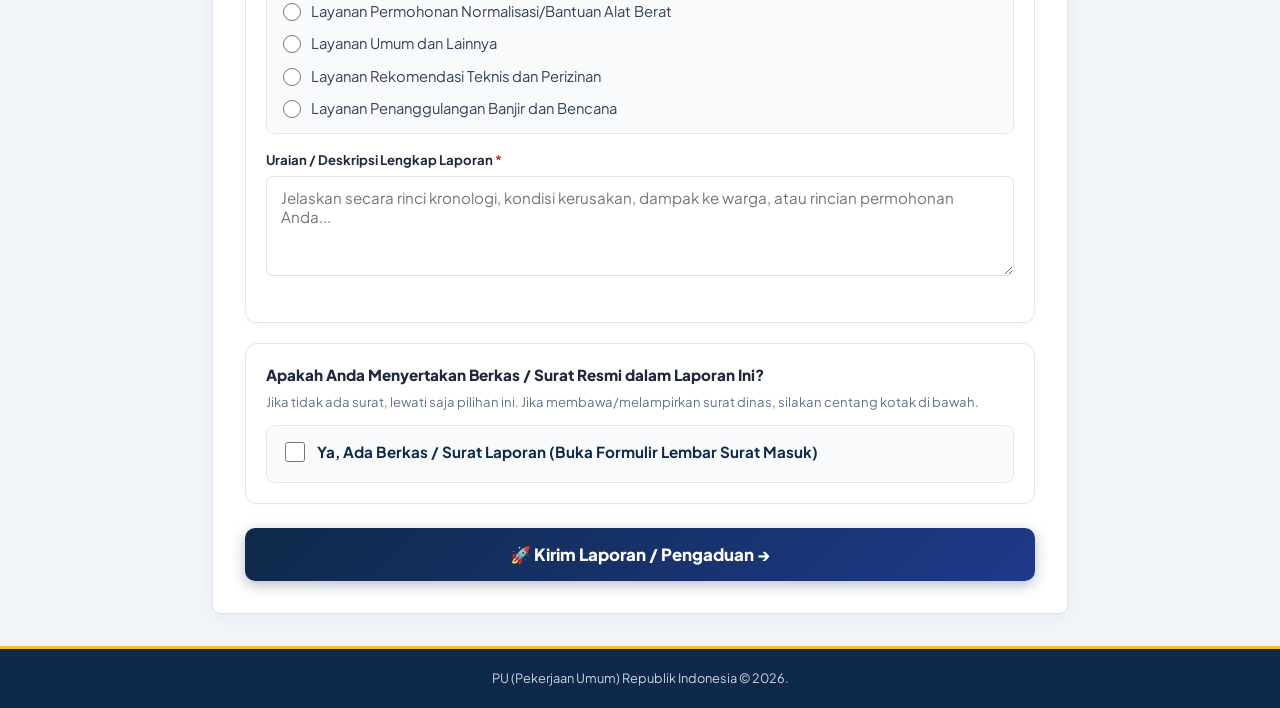
<file: tamu.html>
<!DOCTYPE html>
<html lang="id">

<head>
  <meta charset="UTF-8">
  <meta name="viewport" content="width=device-width, initial-scale=1.0, maximum-scale=1.0, user-scalable=no">
  <title>PELAYANAN INFORMASI CIMANCIS (PIC) - Portal Pengaduan &amp; Laporan Tamu</title>
  <link rel="stylesheet" href="style.css?v=11.0">
  <link rel="icon"
    href="data:image/svg+xml,<svg xmlns=%22http://www.w3.org/2000/svg%22 viewBox=%220 0 100 100%22><rect width=%22100%22 height=%22100%22 fill=%22%230F294A%22 rx=%2210%22/><text y=%2268%22 x=%2250%22 text-anchor=%22middle%22 font-size=%2250%22 font-weight=%22bold%22 fill=%22%23FABE2C%22>PU</text></svg>">
  <style>
    .tamu-hero {
      background: linear-gradient(135deg, #153E75 0%, #1D4ED8 100%);
      color: #fff;
      padding: 1.75rem 1.25rem;
      border-radius: var(--radius-md);
      margin-bottom: 1.25rem;
      border-left: 6px solid #FABE2C;
      box-shadow: 0 4px 16px rgba(21, 62, 117, 0.16);
    }
    /* Efek Kilauan Mewah pada Logo PU */
    .logo-shine-wrapper {
      position: relative;
      display: inline-block;
      overflow: hidden;
      border-radius: 8px;
      line-height: 0;
      box-shadow: 0 2px 8px rgba(0, 0, 0, 0.25);
    }
    .logo-shine-wrapper::after {
      content: '';
      position: absolute;
      top: -50%;
      left: -60%;
      width: 40%;
      height: 200%;
      background: linear-gradient(
        to right,
        rgba(255, 255, 255, 0) 0%,
        rgba(255, 255, 255, 0.75) 50%,
        rgba(255, 255, 255, 0) 100%
      );
      transform: rotate(25deg);
      animation: logoShineEffect 3.5s infinite ease-in-out;
      pointer-events: none;
    }
    @keyframes logoShineEffect {
      0% {
        left: -70%;
        opacity: 0;
      }
      15% {
        opacity: 1;
      }
      35% {
        left: 140%;
        opacity: 0;
      }
      100% {
        left: 140%;
        opacity: 0;
      }
    }
  </style>
</head>

<body>
  <div class="app-wrapper">
    <!-- Header Resmi Khusus Laporan Tamu -->
    <header class="pu-topbar" style="display:flex; justify-content:space-between; align-items:center; flex-wrap:wrap; gap:0.5rem;">
      <div style="display:flex; align-items:center; gap:0.75rem;">
        <div class="logo-shine-wrapper">
          <img src="logo-pu.webp" alt="Logo PU" class="pu-logo-img" style="width:42px; height:42px; object-fit:contain; border-radius:8px; display:block;">
        </div>
        <div class="pu-brand-text">
          <span class="pu-brand-title">PELAYANAN INFORMASI CIMANCIS (PIC)</span>
          <span class="pu-brand-sub">Portal Pengaduan &amp; Laporan Tamu</span>
        </div>
      </div>

      <!-- Jam & Tanggal Realtime Kedinasan -->
      <div style="display:flex; align-items:center; gap:0.5rem; background:rgba(255,255,255,0.08); border:1px solid rgba(255,255,255,0.15); padding:0.4rem 0.85rem; border-radius:30px; color:#fff; font-size:0.8rem; font-weight:700;">
        <svg viewBox="0 0 24 24" fill="none" stroke="#FABE2C" stroke-width="2.5" style="width:16px; height:16px;">
          <circle cx="12" cy="12" r="10"></circle>
          <polyline points="12 6 12 12 16 14"></polyline>
        </svg>
        <span id="tamuRealtimeClock" style="letter-spacing:0.3px;">Memuat waktu realtime...</span>
      </div>
    </header>

    <main class="main-wrapper" style="max-width: 880px; margin: 1.25rem auto; width: 100%; padding: 0.75rem;">
      <div class="tamu-hero">
        <span class="badge-role" style="background:#FABE2C; color:#0F294A; font-weight:800; font-size:0.75rem;">PORTAL
          LAPORAN RESMI</span>
        <h1 style="font-size:1.5rem; font-weight:800; margin:0.4rem 0 0.3rem;">Portal Pengaduan &amp; Surat Balasan Tamu
        </h1>
        <p style="font-size:0.85rem; color:#CBD5E1; margin:0; line-height:1.5;">
          Sampaikan laporan infrastruktur ke PU Pekerjaan Umum, pantau posisi surat disposisi dinas, dan unduh
          Surat Balasan Resmi Sakres berbarcode PDF.
        </p>

        <!-- Tombol Bantuan Hubungi Petugas via WhatsApp Resmi -->
        <div style="margin-top:0.85rem; display:flex; gap:0.5rem; flex-wrap:wrap; align-items:center;">
          <a href="https://wa.me/628111930158?text=Halo%20Admin%20PU,%20saya%20ingin%20berkonsultasi%20mengenai%20laporan%20pengaduan%20infrastruktur."
            target="_blank"
            style="background:#25D366; color:#fff; text-decoration:none; padding:0.45rem 1rem; border-radius:6px; font-size:0.82rem; font-weight:700; display:inline-flex; align-items:center; gap:0.4rem; box-shadow:0 2px 6px rgba(37,211,102,0.3);">
            <span>💬</span> Hubungi Petugas via WhatsApp (0811-193-0158)
          </a>
          <span style="font-size:0.75rem; color:#E2E8F0;">Layanan Terhubung WhatsApp PUSDATIN PU</span>
        </div>
      </div>

      <!-- Tab Navigasi Khusus Tamu: Buat Laporan vs Cek Surat Balasan Sakres -->
      <div class="public-tabs-nav" style="display:flex; gap:0.5rem; margin-bottom:1.25rem;">
        <button type="button" class="public-tab-btn active" id="tabBtnKirimLaporan"
          onclick="switchPortalTamuTab('form')">
          ✍️ Kirim Laporan / Pengaduan
        </button>
        <button type="button" class="public-tab-btn" id="tabBtnCekSurat" onclick="switchPortalTamuTab('cek')"
          style="background:#EDE9FE; color:#5B21B6; font-weight:700;">
          📬 Cek Surat Balasan Sakres (QR PDF)
        </button>
      </div>

      <!-- KONTEN 1: FORMULIR LAPORAN TAMU -->
      <div id="contentTamuForm" class="public-form-card">
        <div class="public-form-intro">
          <h3>Formulir Laporan &amp; Pengaduan Publik</h3>
          <p>Laporan yang Anda kirim akan langsung masuk ke <strong>Kotak Masuk Laporan Admin PU</strong> untuk
            diverifikasi dan ditindaklanjuti.</p>
        </div>

        <form id="formBukuTamu">

          <!-- KELOMPOK 1: DATA IDENTITAS PEMOHON SESUAI FORM PU RESMI -->
          <div
            style="background:#ffffff; border:1px solid #E2E8F0; border-radius:12px; padding:1.25rem; margin-bottom:1.25rem; box-shadow:0 2px 6px rgba(0,0,0,0.03);">
            <div
              style="font-size:0.88rem; font-weight:800; color:#0F294A; text-transform:uppercase; letter-spacing:0.5px; margin-bottom:1rem; display:flex; align-items:center; gap:0.4rem; border-bottom:2px solid #E2E8F0; padding-bottom:0.5rem;">
              <span>👤</span> 1. Identitas Pemohon / Pelapor
            </div>

            <!-- Nama -->
            <div class="form-field" style="margin-bottom:1rem;">
              <label class="field-label" for="tamuNama" style="font-weight:700;">Nama <span
                  style="color:#DC2626;">*</span></label>
              <input type="text" id="tamuNama" class="form-control" placeholder="Jawaban Anda" required
                style="font-size:0.95rem; padding:0.65rem 0.85rem;">
            </div>

            <!-- Handphone & Email -->
            <div class="form-row-2">
              <div class="form-field">
                <label class="field-label" for="tamuHp" style="font-weight:700;">Handphone <span
                    style="color:#DC2626;">*</span></label>
                <input type="tel" id="tamuHp" class="form-control" placeholder="Jawaban Anda (Contoh: 08123456789)"
                  required style="font-size:0.95rem; padding:0.65rem 0.85rem;">
              </div>
              <div class="form-field">
                <label class="field-label" for="tamuEmail" style="font-weight:700;">Email <span
                    style="color:#DC2626;">*</span></label>
                <input type="email" id="tamuEmail" class="form-control" placeholder="Jawaban Anda (email@domain.com)"
                  required style="font-size:0.95rem; padding:0.65rem 0.85rem;">
              </div>
            </div>

            <!-- JENIS KELAMIN (Radio Cards persis di screenshot) -->
            <div class="form-field" style="margin-top:0.75rem; margin-bottom:1rem;">
              <label class="field-label" style="font-weight:700;">JENIS KELAMIN <span
                  style="color:#DC2626;">*</span></label>
              <div
                style="display:flex; flex-direction:column; gap:0.55rem; margin-top:0.4rem; background:#F8FAFC; padding:0.85rem 1rem; border-radius:8px; border:1px solid #E2E8F0;">
                <label
                  style="display:inline-flex; align-items:center; gap:0.6rem; font-size:0.95rem; cursor:pointer; color:#334155;">
                  <input type="radio" name="tamuGender" value="Laki-Laki"
                    style="width:18px; height:18px; accent-color:#0F294A;">
                  <span>Laki-Laki</span>
                </label>
                <label
                  style="display:inline-flex; align-items:center; gap:0.6rem; font-size:0.95rem; cursor:pointer; color:#334155;">
                  <input type="radio" name="tamuGender" value="Perempuan"
                    style="width:18px; height:18px; accent-color:#0F294A;">
                  <span>Perempuan</span>
                </label>
              </div>
            </div>

            <!-- Asal Instansi -->
            <div class="form-field" style="margin-bottom:1rem;">
              <label class="field-label" for="tamuInstansi" style="font-weight:700;">Asal Instansi <span
                  style="color:#DC2626;">*</span></label>
              <input type="text" id="tamuInstansi" class="form-control"
                placeholder="Jawaban Anda (Contoh: Warga Kab. Cirebon / PT. Mitra Mandiri)" required
                style="font-size:0.95rem; padding:0.65rem 0.85rem;">
            </div>

            <!-- KATEGORI PEMOHON (Radio pilihan lengkap persis di screenshot) -->
            <div class="form-field" style="margin-top:0.75rem;">
              <label class="field-label" style="font-weight:700;">KATEGORI PEMOHON <span
                  style="color:#DC2626;">*</span></label>
              <div
                style="display:flex; flex-direction:column; gap:0.65rem; margin-top:0.4rem; background:#F8FAFC; padding:0.85rem 1rem; border-radius:8px; border:1px solid #E2E8F0;">
                <label
                  style="display:flex; align-items:flex-start; gap:0.6rem; font-size:0.92rem; cursor:pointer; color:#334155;">
                  <input type="radio" name="tamuKategoriPemohon"
                    value="Pemerintah Pusat/ Daerah/ Desa dan Legislatif, Yudikatif"
                    style="margin-top:3px; width:18px; height:18px; accent-color:#0F294A;">
                  <span>Pemerintah Pusat/ Daerah/ Desa dan Legislatif, Yudikatif</span>
                </label>
                <label
                  style="display:flex; align-items:flex-start; gap:0.6rem; font-size:0.92rem; cursor:pointer; color:#334155;">
                  <input type="radio" name="tamuKategoriPemohon" value="BUMN, BUMD, BUMDes, Swasta"
                    style="margin-top:3px; width:18px; height:18px; accent-color:#0F294A;">
                  <span>BUMN, BUMD, BUMDes, Swasta</span>
                </label>
                <label
                  style="display:flex; align-items:flex-start; gap:0.6rem; font-size:0.92rem; cursor:pointer; color:#334155;">
                  <input type="radio" name="tamuKategoriPemohon"
                    value="Perguruan Tinggi, Mahasiswa dan Masyarakat/ Umum"
                    style="margin-top:3px; width:18px; height:18px; accent-color:#0F294A;">
                  <span>Perguruan Tinggi, Mahasiswa dan Masyarakat/ Umum</span>
                </label>
                <label
                  style="display:flex; align-items:flex-start; gap:0.6rem; font-size:0.92rem; cursor:pointer; color:#334155;">
                  <input type="radio" name="tamuKategoriPemohon" value="Lembaga Kemasyarakatan dan Media"
                    style="margin-top:3px; width:18px; height:18px; accent-color:#0F294A;">
                  <span>Lembaga Kemasyarakatan dan Media</span>
                </label>
              </div>
            </div>

          </div>

          <!-- KELOMPOK 2: PERIHAL, JENIS LAYANAN & URAIAN LAPORAN -->
          <div
            style="background:#ffffff; border:1px solid #E2E8F0; border-radius:12px; padding:1.25rem; margin-bottom:1.25rem; box-shadow:0 2px 6px rgba(0,0,0,0.03);">
            <div
              style="font-size:0.88rem; font-weight:800; color:#0F294A; text-transform:uppercase; letter-spacing:0.5px; margin-bottom:1rem; display:flex; align-items:center; gap:0.4rem; border-bottom:2px solid #E2E8F0; padding-bottom:0.5rem;">
              <span>📋</span> 2. Rincian Laporan / Pengaduan
            </div>

            <!-- PERIHAL (Sesuai screenshot) -->
            <div class="form-field" style="margin-bottom:1rem;">
              <label class="field-label" for="tamuKeperluan" style="font-weight:700;">PERIHAL <span
                  style="color:#DC2626;">*</span></label>
              <input type="text" id="tamuKeperluan" class="form-control" placeholder="Jawaban Anda" required
                style="font-size:0.95rem; padding:0.65rem 0.85rem;">
            </div>

            <!-- Pilihan Ada Lokasi Kejadian (Ya / Tidak) -->
            <div class="form-field" style="margin-bottom:1rem;">
              <label class="field-label" style="font-weight:700;">Apakah ada Lokasi Kejadian / Obyek Infrastruktur
                spesifik? <span style="color:#DC2626;">*</span></label>
              <div
                style="display:flex; gap:1.25rem; margin-top:0.4rem; background:#F8FAFC; padding:0.65rem 0.85rem; border-radius:8px; border:1px solid #E2E8F0;">
                <label
                  style="display:inline-flex; align-items:center; gap:0.4rem; font-size:0.92rem; cursor:pointer; color:#0F294A; font-weight:700;">
                  <input type="radio" name="opsiAdaLokasi" value="ya" onchange="toggleInputLokasi(this.value)"
                    style="width:18px; height:18px; accent-color:#0F294A;">
                  <span>Ya, ada lokasi spesifik</span>
                </label>
                <label
                  style="display:inline-flex; align-items:center; gap:0.4rem; font-size:0.92rem; cursor:pointer; color:#334155; font-weight:600;">
                  <input type="radio" name="opsiAdaLokasi" value="tidak" checked
                    onchange="toggleInputLokasi(this.value)" style="width:18px; height:18px; accent-color:#0F294A;">
                  <span>Tidak ada / Tidak relevan</span>
                </label>
              </div>
            </div>

            <!-- Kolom Isi Lokasi Kejadian (Hanya muncul jika pilih "Ya") -->
            <div class="form-field" id="boxInputLokasi"
              style="display:none; margin-bottom:1rem; animation:fadeIn 0.2s ease;">
              <label class="field-label" for="tamuLokasi" style="font-weight:700; color:#153E75;">Rincian Lokasi
                Kejadian / Obyek Infrastruktur <span style="color:#DC2626;">*</span></label>
              <input type="text" id="tamuLokasi" class="form-control"
                placeholder="Contoh: Ruas Jalan Nasional Pantura KM 48 / Jembatan Kali Kuto"
                style="font-size:0.95rem; padding:0.65rem 0.85rem;">
            </div>

            <!-- JENIS LAYANAN (Radio pilihan lengkap persis di screenshot) -->
            <div class="form-field" style="margin-bottom:1rem;">
              <label class="field-label" style="font-weight:700;">JENIS LAYANAN <span
                  style="color:#DC2626;">*</span></label>
              <div
                style="display:flex; flex-direction:column; gap:0.65rem; margin-top:0.4rem; background:#F8FAFC; padding:0.85rem 1rem; border-radius:8px; border:1px solid #E2E8F0;">
                <label
                  style="display:flex; align-items:flex-start; gap:0.6rem; font-size:0.92rem; cursor:pointer; color:#334155;">
                  <input type="radio" name="tamuJenisLayananRadio" value="Layanan Permohonan Data dan Informasi"
                    style="margin-top:3px; width:18px; height:18px; accent-color:#0F294A;">
                  <span>Layanan Permohonan Data dan Informasi</span>
                </label>
                <label
                  style="display:flex; align-items:flex-start; gap:0.6rem; font-size:0.92rem; cursor:pointer; color:#334155;">
                  <input type="radio" name="tamuJenisLayananRadio" value="Layanan Pengaduan"
                    style="margin-top:3px; width:18px; height:18px; accent-color:#0F294A;">
                  <span>Layanan Pengaduan</span>
                </label>
                <label
                  style="display:flex; align-items:flex-start; gap:0.6rem; font-size:0.92rem; cursor:pointer; color:#334155;">
                  <input type="radio" name="tamuJenisLayananRadio" value="Layanan Penegasan Aset BMN"
                    style="margin-top:3px; width:18px; height:18px; accent-color:#0F294A;">
                  <span>Layanan Penegasan Aset BMN</span>
                </label>
                <label
                  style="display:flex; align-items:flex-start; gap:0.6rem; font-size:0.92rem; cursor:pointer; color:#334155;">
                  <input type="radio" name="tamuJenisLayananRadio" value="Layanan Permohonan Normalisasi/Bantuan Alat Berat"
                    style="margin-top:3px; width:18px; height:18px; accent-color:#0F294A;">
                  <span>Layanan Permohonan Normalisasi/Bantuan Alat Berat</span>
                </label>
                <label
                  style="display:flex; align-items:flex-start; gap:0.6rem; font-size:0.92rem; cursor:pointer; color:#334155;">
                  <input type="radio" name="tamuJenisLayananRadio" value="Layanan Umum dan Lainnya"
                    style="margin-top:3px; width:18px; height:18px; accent-color:#0F294A;">
                  <span>Layanan Umum dan Lainnya</span>
                </label>
                <label
                  style="display:flex; align-items:flex-start; gap:0.6rem; font-size:0.92rem; cursor:pointer; color:#334155;">
                  <input type="radio" name="tamuJenisLayananRadio" value="Layanan Rekomendasi Teknis dan Perizinan"
                    style="margin-top:3px; width:18px; height:18px; accent-color:#0F294A;">
                  <span>Layanan Rekomendasi Teknis dan Perizinan</span>
                </label>
                <label
                  style="display:flex; align-items:flex-start; gap:0.6rem; font-size:0.92rem; cursor:pointer; color:#334155;">
                  <input type="radio" name="tamuJenisLayananRadio" value="Layanan Penanggulangan Banjir dan Bencana"
                    style="margin-top:3px; width:18px; height:18px; accent-color:#0F294A;">
                  <span>Layanan Penanggulangan Banjir dan Bencana</span>
                </label>
              </div>
            </div>

            <!-- Uraian Deskripsi Lengkap -->
            <div class="form-field">
              <label class="field-label" for="tamuRincian" style="font-weight:700;">Uraian / Deskripsi Lengkap Laporan
                <span style="color:#DC2626;">*</span></label>
              <textarea id="tamuRincian" class="form-control" rows="4"
                placeholder="Jelaskan secara rinci kronologi, kondisi kerusakan, dampak ke warga, atau rincian permohonan Anda..."
                required style="font-size:0.95rem;"></textarea>
            </div>

          </div>

          <!-- KELOMPOK 3: OPSI SURAT LAPORAN RESMI (HANYA 1 CHECKBOX PRAKTIS) -->
          <div
            style="background:#ffffff; border:1px solid #E2E8F0; border-radius:12px; padding:1.25rem; margin-bottom:1.5rem; box-shadow:0 2px 6px rgba(0,0,0,0.03);">
            <label class="field-label" style="font-size:0.95rem; line-height:1.5; color:#1E293B; font-weight:800; display:block; margin-bottom:0.35rem;">
              Apakah Anda Menyertakan Berkas / Surat Resmi dalam Laporan Ini?
            </label>
            <p style="font-size:0.82rem; color:#64748B; margin:0 0 0.85rem 0;">
              Jika tidak ada surat, lewati saja pilihan ini. Jika membawa/melampirkan surat dinas, silakan centang kotak di bawah.
            </p>
            
            <div
              style="background:#F8FAFC; padding:0.9rem 1.1rem; border-radius:8px; border:1.5px solid #E2E8F0; transition:all 0.2s ease;">
              <label
                style="display:inline-flex; align-items:center; gap:0.75rem; font-size:0.95rem; cursor:pointer; color:#0F294A; font-weight:700; user-select:none;">
                <input type="checkbox" id="chkAdaSuratLaporan"
                  onchange="toggleCheckboxSurat(this.checked)" style="width:20px; height:20px; accent-color:#0F294A; cursor:pointer;">
                <span>Ya, Ada Berkas / Surat Laporan (Buka Formulir Lembar Surat Masuk)</span>
              </label>
            </div>

            <!-- FORMULIR INPUT TAMBAHAN: DATA SURAT MASUK (SESUAI GAMBAR FOTO) -->
            <div id="sectionFormInputSurat"
              style="margin-top:1.25rem; background:#EFF6FF; border:2px solid #3B82F6; border-radius:10px; padding:1.25rem; animation:fadeIn 0.2s ease;">
              <div
                style="font-size:0.88rem; font-weight:800; color:#1E3A8A; text-transform:uppercase; letter-spacing:0.5px; margin-bottom:1rem; display:flex; align-items:center; gap:0.4rem; border-bottom:1.5px solid #BFDBFE; padding-bottom:0.5rem;">
                <span>📑</span> Formulir Data Surat Masuk (Sesuai Berkas Kedinasan)
              </div>

              <!-- Baris 1: Tanggal Surat Masuk (Otomatis Hari Ini, Masih Bisa Diubah jika Perlu) -->
              <input type="hidden" id="inputTglDiterima">
              <div class="form-field" style="margin-bottom:0.75rem;">
                <label class="field-label" for="inputTglSurat" style="font-weight:700; color:#1E3A8A;">TANGGAL SURAT
                  MASUK
                  <span style="color:#DC2626;">*</span></label>
                <input type="date" id="inputTglSurat" class="form-control"
                  style="font-size:0.92rem; background:#fff; font-weight:600; color:#0F294A;">
                <div style="font-size:0.72rem; color:#64748B; margin-top:0.25rem;">Otomatis terisi tanggal hari ini saat
                  formulir dibuka.</div>
              </div>

              <!-- Baris 2: Nomor Surat & Pengirim -->
              <div class="form-row-2" style="margin-top:0.75rem;">
                <div class="form-field">
                  <label class="field-label" for="inputNoSuratPengirim" style="font-weight:700; color:#1E3A8A;">NO SURAT
                    (Nomor dari Berkas Pengirim) <span style="color:#DC2626;">*</span></label>
                  <input type="text" id="inputNoSuratPengirim" class="form-control"
                    placeholder="Contoh: 005/PU-PEMDA/X/2026 atau Nomor Berkas Anda"
                    style="font-size:0.92rem; background:#fff; font-family:monospace; font-weight:700;">
                </div>
                <div class="form-field">
                  <label class="field-label" for="inputPengirimSuratSpesifik"
                    style="font-weight:700; color:#1E3A8A;">PENGIRIM (Nama Instansi / Pejabat Pengirim) <span
                      style="color:#DC2626;">*</span></label>
                  <input type="text" id="inputPengirimSuratSpesifik" class="form-control"
                    placeholder="Contoh: Kepala Dinas Bina Marga Prov / PT. Mitra"
                    style="font-size:0.92rem; background:#fff;">
                </div>
              </div>

              <!-- Baris 3: Perihal Surat -->
              <div class="form-field" style="margin-top:0.75rem;">
                <label class="field-label" for="inputPerihalSuratSpesifik"
                  style="font-weight:700; color:#1E3A8A;">PERIHAL (Perihal Resmi Dokumen Surat) <span
                    style="color:#DC2626;">*</span></label>
                <input type="text" id="inputPerihalSuratSpesifik" class="form-control"
                  placeholder="Contoh: Permohonan Bantuan Perbaikan Jembatan Gantung"
                  style="font-size:0.92rem; background:#fff;">
              </div>

              <!-- Baris 4: Metode Pengiriman & Kontak Pengirim -->
              <div class="form-row-2" style="margin-top:0.75rem;">
                <div class="form-field">
                  <label class="field-label" for="inputMasukVia" style="font-weight:700; color:#1E3A8A;">METODE
                    PENGIRIMAN <span style="color:#DC2626;">*</span></label>
                  <select id="inputMasukVia" class="form-control" onchange="toggleUploadBerkasSurat(this.value)"
                    style="font-size:0.92rem; background:#fff; font-weight:600;">
                    <option value="Online">Online</option>
                    <option value="Offline">Offline</option>
                  </select>
                </div>
                <div class="form-field">
                  <label class="field-label" for="inputKontakPengirimSurat"
                    style="font-weight:700; color:#1E3A8A;">Kontak/Email Pengirim Surat <span
                      style="color:#DC2626;">*</span></label>
                  <input type="text" id="inputKontakPengirimSurat" class="form-control"
                    placeholder="Contoh: 08123456789 / persuratan@instansi.go.id"
                    style="font-size:0.92rem; background:#fff;">
                </div>
              </div>

              <!-- Baris 5: Opsi Apakah Ingin Mengunggah Berkas Digital (Ya / Tidak) -->
              <div id="wrapperOpsiUploadSurat"
                style="margin-top:0.85rem; background:#ffffff; border:1px solid #CBD5E1; border-radius:8px; padding:0.85rem 1rem;">
                <label class="field-label" style="font-weight:700; color:#1E3A8A; font-size:0.88rem;">
                  Apakah Anda Ingin Mengunggah Berkas Digital Surat? <span style="color:#DC2626;">*</span>
                </label>
                <div style="display:flex; gap:1.25rem; margin-top:0.35rem;">
                  <label
                    style="display:inline-flex; align-items:center; gap:0.4rem; font-size:0.9rem; cursor:pointer; color:#0F294A; font-weight:700;">
                    <input type="radio" name="opsiMauUploadBerkas" value="ya"
                      onchange="toggleBoxUploadBerkas(this.value)"
                      style="width:17px; height:17px; accent-color:#0F294A;">
                    <span>Ya, Unggah Berkas</span>
                  </label>
                  <label
                    style="display:inline-flex; align-items:center; gap:0.4rem; font-size:0.9rem; cursor:pointer; color:#475569; font-weight:600;">
                    <input type="radio" name="opsiMauUploadBerkas" value="tidak" checked
                      onchange="toggleBoxUploadBerkas(this.value)"
                      style="width:17px; height:17px; accent-color:#0F294A;">
                    <span>Tidak Perlu Unggah</span>
                  </label>
                </div>

                <!-- Box Input File (Hanya muncul jika memilih "Ya") -->
                <div id="sectionUploadBerkasTamu"
                  style="display:none; margin-top:0.75rem; background:#EFF6FF; border:1.5px dashed #3B82F6; padding:0.85rem; border-radius:8px; animation:fadeIn 0.2s ease;">
                  <label class="field-label" for="inputUploadSuratBerkas"
                    style="font-weight:700; color:#1E3A8A; display:flex; align-items:center; gap:0.4rem;">
                    <span>📎</span> Pilih Berkas Dokumen Surat (PDF / JPG / PNG)
                  </label>
                  <input type="file" id="inputUploadSuratBerkas" accept=".pdf,.jpg,.jpeg,.png" class="form-control"
                    onchange="handleFileTamuChange(this)"
                    style="font-size:0.88rem; background:#fff; border:1px solid #CBD5E1; padding:0.45rem;">
                  <div id="fileUploadTamuInfo"
                    style="display:none; font-size:0.78rem; color:#059669; font-weight:700; margin-top:0.35rem;">
                    ✓ Berkas terpilih: <span id="fileNameTamuDisplay"></span>
                  </div>
                  <span style="font-size:0.72rem; color:#64748B; display:block; margin-top:0.25rem;">
                    Unggah hasil scan surat dinas atau foto surat resmi Anda untuk mempermudah verifikasi.
                  </span>
                </div>
              </div>
            </div>

          </div>

          <button type="submit" id="btnSubmitLaporanTamu" class="btn-primary"
            style="padding:1rem 2rem; font-size:1.05rem; width:100%; font-weight:800; background:linear-gradient(135deg, #0F294A 0%, #1E3A8A 100%); border:none; border-radius:10px; box-shadow:0 4px 14px rgba(15,41,74,0.3); cursor:pointer; display:flex; align-items:center; justify-content:center; gap:0.5rem;">
            <span id="btnSubmitTeks">🚀 Kirim Berkas Surat &amp; Cetak Tanda Terima &rarr;</span>
          </button>
        </form>

        <!-- Pop-Up Modal Konfirmasi: LAPORAN TERKIRIM + LEMBAR RESI SURAT MASUK TAMU -->
        <div id="modalLaporanTerkirim"
          style="display:none; position:fixed; inset:0; background:rgba(15,23,42,0.8); z-index:99999; backdrop-filter:blur(5px); align-items:center; justify-content:center; padding:1rem; overflow-y:auto;">
          <div
            style="background:#ffffff; border-radius:16px; max-width:680px; width:100%; box-shadow:0 25px 50px -12px rgba(0,0,0,0.45); overflow:hidden; border:2px solid #059669; margin:auto;">

            <!-- Header Modal Pop-up -->
            <div
              style="background:linear-gradient(135deg, #059669 0%, #065F46 100%); color:#ffffff; padding:1.25rem 1.5rem; display:flex; align-items:center; justify-content:space-between;">
              <div style="display:flex; align-items:center; gap:0.75rem;">
                <div
                  style="width:42px; height:42px; background:rgba(255,255,255,0.2); border:2px solid #fff; border-radius:50%; display:inline-flex; align-items:center; justify-content:center; font-size:1.4rem;">
                  ✓
                </div>
                <div>
                  <h3 style="margin:0; font-size:1.3rem; font-weight:900; color:#fff; letter-spacing:0.5px;">LAPORAN
                    BERHASIL TERKIRIM!</h3>
                  <p style="margin:2px 0 0 0; font-size:0.8rem; color:#D1FAE5;">Tercatat Resmi di Buku Registrasi Masuk
                    PU</p>
                </div>
              </div>
              <button type="button" onclick="tutupModalLaporanTerkirim()"
                style="background:transparent; border:none; color:#fff; font-size:1.5rem; cursor:pointer; line-height:1;">&times;</button>
            </div>

            <!-- Body Modal Pop-up -->
            <div style="padding:1.5rem;">

              <!-- Nomor Tiket Prominen -->
              <div
                style="background:#F0FDF4; border:2px dashed #059669; border-radius:10px; padding:1rem; text-align:center; margin-bottom:1.25rem;">
                <div
                  style="font-size:0.75rem; font-weight:800; color:#065F46; text-transform:uppercase; letter-spacing:1px; margin-bottom:0.25rem;">
                  🎫 KODE TIKET REGISTRASI SURAT
                </div>
                <div id="popupModalNomorTiket"
                  style="font-size:1.85rem; font-weight:900; color:#0F294A; font-family:monospace; letter-spacing:2px; user-select:all;">
                  PU-LAP-0000
                </div>
                <button type="button" onclick="salinNomorTiketModal()"
                  style="margin-top:0.4rem; background:#E2E8F0; border:none; padding:0.3rem 0.85rem; border-radius:6px; font-size:0.75rem; font-weight:700; color:#334155; cursor:pointer;">
                  📋 Salin Nomor Tiket
                </button>
              </div>

              <!-- TABEL RINCIAN SURAT MASUK (Sesuai Format Kolom Kedinasan Baru) -->
              <div style="margin-bottom:1.25rem; border:1px solid #CBD5E1; border-radius:8px; overflow:hidden;">
                <div
                  style="background:#0F294A; color:#fff; padding:0.5rem 0.85rem; font-size:0.8rem; font-weight:800; text-transform:uppercase; letter-spacing:0.5px;">
                  📋 Lembar Tanda Terima Laporan Masuk
                </div>
                <table style="width:100%; border-collapse:collapse; font-size:0.82rem; text-align:left;">
                  <tbody>
                    <tr style="border-bottom:1px solid #E2E8F0; background:#F8FAFC;">
                      <th style="padding:0.6rem 0.85rem; color:#475569; width:38%; font-weight:700;">TANGGAL DITERIMA
                      </th>
                      <td id="popResiTglDiterima" style="padding:0.6rem 0.85rem; font-weight:700; color:#0F294A;">-</td>
                    </tr>
                    <tr style="border-bottom:1px solid #E2E8F0;">
                      <th style="padding:0.6rem 0.85rem; color:#475569; font-weight:700;">TANGGAL SURAT</th>
                      <td id="popResiTglSurat" style="padding:0.6rem 0.85rem; font-weight:600; color:#334155;">-</td>
                    </tr>
                    <tr style="border-bottom:1px solid #E2E8F0; background:#F8FAFC;">
                      <th style="padding:0.6rem 0.85rem; color:#475569; font-weight:700;">NO SURAT / TIKET</th>
                      <td id="popResiNoSurat"
                        style="padding:0.6rem 0.85rem; font-weight:800; color:#0F294A; font-family:monospace;">-</td>
                    </tr>
                    <tr style="border-bottom:1px solid #E2E8F0;">
                      <th style="padding:0.6rem 0.85rem; color:#475569; font-weight:700;">PENGIRIM</th>
                      <td id="popResiPengirim" style="padding:0.6rem 0.85rem; font-weight:700; color:#0F294A;">-</td>
                    </tr>
                    <tr style="border-bottom:1px solid #E2E8F0; background:#F8FAFC;">
                      <th style="padding:0.6rem 0.85rem; color:#475569; font-weight:700;">PERIHAL</th>
                      <td id="popResiPerihal" style="padding:0.6rem 0.85rem; font-weight:600; color:#1E293B;">-</td>
                    </tr>
                    <tr style="border-bottom:1px solid #E2E8F0;">
                      <th style="padding:0.6rem 0.85rem; color:#475569; font-weight:700;">METODE PENGIRIMAN</th>
                      <td id="popResiMasukVia" style="padding:0.6rem 0.85rem; font-weight:700; color:#0284C7;">Online
                      </td>
                    </tr>
                    <tr id="rowLampiranResi" style="border-bottom:1px solid #E2E8F0; display:none; background:#F8FAFC;">
                      <th style="padding:0.6rem 0.85rem; color:#475569; font-weight:700;">BERKAS DILAMPIRKAN</th>
                      <td id="popResiLampiran" style="padding:0.6rem 0.85rem; font-weight:700; color:#1E3A8A;">-</td>
                    </tr>
                    <tr style="background:#F8FAFC;">
                      <th style="padding:0.6rem 0.85rem; color:#475569; font-weight:700;">KONTAK / EMAIL PENGIRIM</th>
                      <td id="popResiKontak" style="padding:0.6rem 0.85rem; font-weight:600; color:#334155;">-</td>
                    </tr>
                  </tbody>
                </table>
              </div>

              <!-- Status ACC Awal (Merah: Belum di-ACC) -->
              <div
                style="background:#FEF2F2; border:2px solid #EF4444; border-radius:8px; padding:0.75rem 1rem; font-size:0.83rem; color:#991B1B; display:flex; align-items:center; gap:0.65rem; margin-bottom:1.25rem;">
                <span style="font-size:1.25rem;">🔴</span>
                <div>
                  <strong>Status Notifikasi:</strong> <span
                    style="background:#EF4444; color:#fff; font-weight:800; padding:2px 8px; border-radius:12px; font-size:0.75rem;">BELUM
                    DI-ACC</span> &mdash; Surat/Laporan baru masuk, menunggu telaah dan persetujuan Super Admin PU.
                </div>
              </div>

              <!-- Tombol Navigasi -->
              <div style="display:flex; gap:0.75rem; flex-wrap:wrap;">
                <button type="button" onclick="kirimBuktiKeWhatsAppModal()"
                  style="padding:0.8rem 1rem; font-size:0.85rem; font-weight:800; background:#25D366; color:#fff; border:none; border-radius:8px; cursor:pointer; display:inline-flex; align-items:center; justify-content:center; gap:0.4rem; box-shadow:0 3px 10px rgba(37,211,102,0.35);">
                  <span>💬</span> Kirim Bukti Tiket ke WhatsApp PU
                </button>
                <button type="button" onclick="pantauDariModalPopup()"
                  style="flex:1; min-width:180px; padding:0.8rem; font-size:0.9rem; font-weight:800; background:#7C3AED; color:#fff; border:none; border-radius:8px; cursor:pointer; box-shadow:0 3px 10px rgba(124,58,237,0.3);">
                  🔍 Pantau Surat &amp; Status ACC
                </button>
                <button type="button" onclick="tutupModalLaporanTerkirim()"
                  style="padding:0.8rem 1.25rem; font-size:0.85rem; font-weight:700; background:#F1F5F9; color:#475569; border:none; border-radius:8px; cursor:pointer;">
                  Tutup
                </button>
              </div>

            </div>

          </div>
        </div>

        <!-- Konfirmasi Tiket Laporan Tamu -->
        <div id="konfirmasiTamu"
          style="display:none; margin-top:1.5rem; background:#F0FDF4; border:2px solid #86EFAC; border-radius:8px; padding:1.25rem;">
          <div
            style="font-weight:800; color:#166534; font-size:1.15rem; margin-bottom:0.25rem; display:flex; align-items:center; gap:0.5rem;">
            <span>✓</span> Laporan Anda Berhasil Terkirim ke Admin PU
          </div>
          <p style="font-size:0.85rem; color:#14532D; margin-bottom:0.75rem;">
            Laporan Anda telah otomatis masuk ke dashboard <strong>Kotak Masuk Laporan Admin</strong>. Simpan nomor
            tiket registrasi berikut untuk memantau surat balasan resmi dari Sakres:
          </p>
          <div
            style="background:#fff; border:1px dashed #86EFAC; border-radius:6px; padding:0.85rem 1rem; display:flex; justify-content:space-between; align-items:center; flex-wrap:wrap; gap:0.5rem;">
            <div>
              <div style="font-size:0.75rem; color:#64748B; font-weight:700; text-transform:uppercase;">Nomor Tiket
                Registrasi:</div>
              <strong id="tamuNoTiket" style="color:#0F294A; font-size:1.3rem; font-family:monospace;"></strong>
            </div>
            <div style="display:flex; gap:0.5rem; align-items:center; flex-wrap:wrap;">
              <button type="button" class="btn-primary btn-sm" onclick="pantauSuratTamuOtomatis()"
                style="background:#7C3AED; border-color:#7C3AED; font-weight:700; width:auto;">
                🔍 Pantau Posisi &amp; Status Surat
              </button>
              <button type="button" class="btn-primary btn-sm" onclick="kirimBuktiKeWhatsAppModal()"
                style="background:#25D366; border-color:#25D366; font-weight:700; width:auto; display:inline-flex; align-items:center; gap:0.35rem;">
                <span>💬</span> Konfirmasi via WA
              </button>
            </div>
          </div>
        </div>
      </div>

      <!-- KONTEN 2: CEK SURAT BALASAN SAKRES SECARA MANDIRI VIA TIKET -->
      <div id="contentCekSuratMandiri" class="public-form-card" style="display:none;">
        <div class="public-form-intro">
          <h3 style="color:#5B21B6; display:flex; align-items:center; gap:0.5rem;">
            <span>📬</span> Cek Surat Balasan Resmi Sakres &amp; QR Barcode
          </h3>
          <p>Masukkan nomor tiket registrasi laporan Anda (Contoh: PU-LAP-1234 atau PU-PUB-1001) untuk melihat
            posisi disposisi surat dan membaca Surat Balasan Resmi dari Sakres.</p>
        </div>

        <div style="display:flex; gap:0.5rem; margin-bottom:1.25rem;">
          <input type="text" id="inputNomorTiketCari" class="form-control"
            placeholder="Masukkan nomor tiket laporan (Contoh: PU-LAP-8821)..."
            style="font-weight:700; font-family:monospace; font-size:1rem; border-color:#8B5CF6;">
          <button type="button" class="btn-primary" onclick="cariSuratBalasanManual()"
            style="width:auto; padding:0.65rem 1.5rem; font-weight:700; background:#7C3AED; border-color:#7C3AED;">
            🔍 Periksa Surat
          </button>
        </div>

        <div id="areaHasilCekSurat"></div>
      </div>

    </main>

    <div class="toast-area" id="toastContainer" aria-live="polite"></div>

    <footer class="pu-footer"
      style="background:#0F294A; color:#CBD5E1; text-align:center; padding:1.25rem; font-size:0.8rem; border-top:3px solid #FABE2C; margin-top:auto;">
      PU (Pekerjaan Umum) Republik Indonesia &copy; 2026.
    </footer>
  </div>

  <script src="app.js?v=13.0"></script>
  <script>
    // Live Clock Realtime di Header Portal Tamu (Format: Hari, DD MMMM YYYY • HH:mm:ss WIB)
    function updateTamuClock() {
      const clockEl = document.getElementById('tamuRealtimeClock');
      if (!clockEl) return;
      const now = new Date();
      const hari = ['Minggu', 'Senin', 'Selasa', 'Rabu', 'Kamis', 'Jumat', 'Sabtu'][now.getDay()];
      const bulan = ['Jan', 'Feb', 'Mar', 'Apr', 'Mei', 'Jun', 'Jul', 'Agu', 'Sep', 'Okt', 'Nov', 'Des'][now.getMonth()];
      const pad = (n) => String(n).padStart(2, '0');
      const str = `${hari}, ${now.getDate()} ${bulan} ${now.getFullYear()} • ${pad(now.getHours())}:${pad(now.getMinutes())}:${pad(now.getSeconds())} WIB`;
      clockEl.textContent = str;
    }
    setInterval(updateTamuClock, 1000);
    updateTamuClock();

    let activeTicketSubmitted = '';
    let lastSubmittedData = null;
    let uploadedFileTamuBase64 = null;
    let uploadedFileTamuName = '';

    window.toggleBoxUploadBerkas = function (val) {
      const section = document.getElementById('sectionUploadBerkasTamu');
      const fileInput = document.getElementById('inputUploadSuratBerkas');
      const fileInfo = document.getElementById('fileUploadTamuInfo');
      if (val === 'ya') {
        if (section) section.style.display = 'block';
      } else {
        if (section) section.style.display = 'none';
        if (fileInput) fileInput.value = '';
        if (fileInfo) fileInfo.style.display = 'none';
        uploadedFileTamuBase64 = null;
        uploadedFileTamuName = '';
      }
    };

    window.toggleUploadBerkasSurat = function (val) {
      const wrapper = document.getElementById('wrapperOpsiUploadSurat');
      if (!wrapper) return;
      if (val === 'Offline') {
        // Jika offline, sembunyikan pertanyaan upload berkas dan bersihkan pilihan
        wrapper.style.display = 'none';
        const radioTidak = document.querySelector('input[name="opsiMauUploadBerkas"][value="tidak"]');
        if (radioTidak) radioTidak.checked = true;
        toggleBoxUploadBerkas('tidak');
      } else {
        // Jika online, tampilkan opsi upload berkas
        wrapper.style.display = 'block';
      }
    };

    window.handleFileTamuChange = function (input) {
      const file = input.files[0];
      if (!file) {
        uploadedFileTamuBase64 = null;
        uploadedFileTamuName = '';
        const info = document.getElementById('fileUploadTamuInfo');
        if (info) info.style.display = 'none';
        return;
      }
      uploadedFileTamuName = file.name;
      const reader = new FileReader();
      reader.onload = function (e) {
        uploadedFileTamuBase64 = e.target.result;
        const info = document.getElementById('fileUploadTamuInfo');
        const nameDisplay = document.getElementById('fileNameTamuDisplay');
        if (info && nameDisplay) {
          nameDisplay.textContent = file.name + ' (' + Math.round(file.size / 1024) + ' KB)';
          info.style.display = 'block';
        }
      };
      reader.readAsDataURL(file);
    };

    window.kirimBuktiKeWhatsAppModal = function () {
      if (!lastSubmittedData) return;
      const d = lastSubmittedData;
      const text = `*KONFIRMASI BUKTI LAPORAN TAMU - PU PEKERJAAN UMUM*\n` +
        `-----------------------------------------\n` +
        `*No. Tiket Registrasi:* ${d.ticket}\n` +
        `*Nama Pelapor:* ${d.reporterName}\n` +
        `*Instansi:* ${d.originAgency || '-'}\n` +
        `*No. Handphone:* ${d.contact}\n` +
        `*Layanan:* ${d.serviceType}\n` +
        `*Perihal:* ${d.subject}\n` +
        `*Lokasi:* ${d.location}\n` +
        (d.hasOfficialLetter ? `*Surat Kedinasan:* Ada (No: ${d.letterData ? d.letterData.noSurat : '-'})\n` : `*Surat:* Laporan Langsung\n`) +
        `*Tanggal Masuk:* ${d.date} WIB\n` +
        `-----------------------------------------\n` +
        `_Mohon izin mengonfirmasi berkas laporan pengaduan saya agar dapat ditindaklanjuti. Terima kasih._`;

      const encoded = encodeURIComponent(text);
      window.open(`https://wa.me/628111930158?text=${encoded}`, '_blank');
    };

    window.bagikanSuratBalasanKeWhatsApp = function (ticket) {
      const reports = Storage.getPublicReports();
      const match = reports.find(r => r.ticket === ticket);
      if (!match || !match.replyLetter) return;
      const reply = match.replyLetter;
      const text = `*SURAT BALASAN RESMI - PU PEKERJAAN UMUM*\n` +
        `-----------------------------------------\n` +
        `*No. Tiket Laporan:* ${match.ticket}\n` +
        `*Kepada Yth:* ${match.reporterName} (${match.originAgency || '-'})\n` +
        `*Nomor Surat Dinas:* ${reply.letterNo}\n` +
        `*Pejabat/Unit:* ${reply.officialName} (${reply.officialRole || 'PU'})\n` +
        `*Perihal Balasan:* ${reply.subject}\n` +
        `*Tanggal Terbit:* ${reply.date}\n` +
        `*Status:* Resmi Diterbitkan & Terverifikasi Barcode PUSDATIN PU\n` +
        `-----------------------------------------\n` +
        `_Surat balasan resmi dari PU Pekerjaan Umum telah terbit dan dapat diunduh di portal tamu._`;

      const encoded = encodeURIComponent(text);
      window.open(`https://wa.me/?text=${encoded}`, '_blank');
    };

    window.toggleInputLokasi = function (val) {
      const box = document.getElementById('boxInputLokasi');
      const input = document.getElementById('tamuLokasi');
      if (val === 'ya') {
        if (box) box.style.display = 'block';
        if (input) {
          input.required = true;
          input.focus();
        }
      } else {
        if (box) box.style.display = 'none';
        if (input) {
          input.required = false;
          input.value = '';
        }
      }
    };

    window.toggleCheckboxSurat = function (isChecked) {
      const section = document.getElementById('sectionFormInputSurat');
      const btnTeks = document.getElementById('btnSubmitTeks');
      const tglSuratEl = document.getElementById('inputTglSurat');

      if (isChecked) {
        if (section) section.style.display = 'block';
        if (btnTeks) btnTeks.innerHTML = '🚀 Kirim Berkas Surat &amp; Cetak Tanda Terima &rarr;';
        // Otomatis isi tanggal surat dengan tanggal hari ini jika belum terisi
        if (tglSuratEl && !tglSuratEl.value) {
          const now = new Date();
          const pad = (n) => String(n).padStart(2, '0');
          tglSuratEl.value = `${now.getFullYear()}-${pad(now.getMonth() + 1)}-${pad(now.getDate())}`;
        }
      } else {
        if (section) section.style.display = 'none';
        if (btnTeks) btnTeks.innerHTML = '🚀 Kirim Laporan Langsung ke Admin PU';
      }
    };

    // Inisialisasi formulir bersih tanpa pra-isi otomatis
    document.addEventListener('DOMContentLoaded', function () {
      const section = document.getElementById('sectionFormInputSurat');
      if (section) section.style.display = 'none';
      const btnTeks = document.getElementById('btnSubmitTeks');
      if (btnTeks) btnTeks.innerHTML = '🚀 Kirim Laporan / Pengaduan &rarr;';

      const tglSuratEl = document.getElementById('inputTglSurat');
      if (tglSuratEl) {
        const now = new Date();
        const pad = (n) => String(n).padStart(2, '0');
        tglSuratEl.value = `${now.getFullYear()}-${pad(now.getMonth() + 1)}-${pad(now.getDate())}`;
      }
    });

    window.switchPortalTamuTab = function (tab) {
      const btnForm = document.getElementById('tabBtnKirimLaporan');
      const btnCek = document.getElementById('tabBtnCekSurat');
      const contentForm = document.getElementById('contentTamuForm');
      const contentCek = document.getElementById('contentCekSuratMandiri');

      if (tab === 'form') {
        btnForm.classList.add('active');
        btnCek.classList.remove('active');
        contentForm.style.display = 'block';
        contentCek.style.display = 'none';
      } else {
        btnCek.classList.add('active');
        btnForm.classList.remove('active');
        contentForm.style.display = 'none';
        contentCek.style.display = 'block';
      }
    };

    window.pantauSuratTamuOtomatis = function () {
      if (!activeTicketSubmitted) return;
      switchPortalTamuTab('cek');
      document.getElementById('inputNomorTiketCari').value = activeTicketSubmitted;
      cariSuratBalasanManual();
    };

    window.pantauDariModalPopup = function () {
      tutupModalLaporanTerkirim();
      pantauSuratTamuOtomatis();
    };

    window.tutupModalLaporanTerkirim = function () {
      const modal = document.getElementById('modalLaporanTerkirim');
      if (modal) modal.style.display = 'none';
    };

    window.salinNomorTiketModal = function () {
      const ticketText = document.getElementById('popupModalNomorTiket').textContent.trim();
      if (!ticketText) return;
      navigator.clipboard.writeText(ticketText).then(() => {
        alert('Nomor tiket berhasil disalin: ' + ticketText);
      }).catch(() => {
        alert('Nomor tiket: ' + ticketText);
      });
    };

    window.cariSuratBalasanManual = function () {
      const ticketInput = document.getElementById('inputNomorTiketCari');
      const query = ticketInput ? ticketInput.value.trim().toUpperCase() : '';
      const area = document.getElementById('areaHasilCekSurat');
      if (!area) return;

      if (!query) {
        alert('Silakan masukkan nomor tiket laporan Anda.');
        return;
      }

      const reports = Storage.getPublicReports();
      const match = reports.find(r => r.ticket && r.ticket.toUpperCase() === query);

      if (!match) {
        area.innerHTML = `
          <div style="background:#FEF2F2; border:1px solid #FCA5A5; border-radius:8px; padding:1.25rem; color:#991B1B;">
            <strong>Nomor Tiket "${escapeHtml(query)}" Tidak Ditemukan</strong>
            <p style="font-size:0.85rem; margin-top:0.35rem; color:#B91C1C;">
              Pastikan Anda memasukkan kode tiket dengan benar (Contoh: PU-LAP-1234 atau PU-PUB-1001).
            </p>
          </div>
        `;
        return;
      }

      const isDisposisi = match.targetUnit && match.targetUnit !== 'Belum Didisposisi';
      const hasReply = !!match.replyLetter;
      const statusRaw = (match.status || '').toLowerCase();

      // Hitung Deadline & Countdown Realtime untuk Pemohon / Tamu
      let deadlineBoxHtml = '';
      const isSelesai = statusRaw.includes('selesai') || statusRaw.includes('disetujui') || statusRaw.includes('acc') || hasReply;

      if (isSelesai) {
        deadlineBoxHtml = `
          <div style="background:#F0FDF4; border:1px solid #86EFAC; border-radius:8px; padding:0.75rem 1rem; margin-bottom:1rem; display:flex; align-items:center; justify-content:space-between; flex-wrap:wrap; gap:0.5rem;">
            <div style="display:flex; align-items:center; gap:0.5rem;">
              <span style="font-size:1.2rem;">⏱️</span>
              <div>
                <div style="font-size:0.75rem; font-weight:800; color:#166534; text-transform:uppercase;">STATUS PENYELESAIAN:</div>
                <div style="font-weight:700; color:#14532D; font-size:0.88rem;">Selesai Ditangani Tepat Waktu</div>
              </div>
            </div>
            <span style="background:#DCFCE7; color:#166534; font-weight:800; font-size:0.8rem; padding:0.25rem 0.65rem; border-radius:20px; border:1px solid #86EFAC;">
              ✓ Tuntas
            </span>
          </div>
        `;
      } else if (match.deadline) {
        const targetDate = new Date(match.deadline).getTime();
        const now = new Date().getTime();
        const diff = targetDate - now;
        const cleanDeadline = match.deadline.replace('T', ' ');

        if (diff <= 0) {
          deadlineBoxHtml = `
            <div style="background:#FEF2F2; border:1px solid #F87171; border-radius:8px; padding:0.75rem 1rem; margin-bottom:1rem; display:flex; align-items:center; justify-content:space-between; flex-wrap:wrap; gap:0.5rem;">
              <div style="display:flex; align-items:center; gap:0.5rem;">
                <span style="font-size:1.2rem;">🚨</span>
                <div>
                  <div style="font-size:0.75rem; font-weight:800; color:#991B1B; text-transform:uppercase;">DEADLINE / TARGET SELESAI:</div>
                  <div style="font-weight:700; color:#7F1D1D; font-size:0.88rem;">Batas Waktu: ${cleanDeadline} WIB</div>
                  ${match.deadlineNotes ? `<div style="font-size:0.75rem; color:#B91C1C;">Catatan: ${escapeHtml(match.deadlineNotes)}</div>` : ''}
                </div>
              </div>
              <div style="background:#FEE2E2; border:1px solid #EF4444; color:#B91C1C; padding:0.35rem 0.75rem; border-radius:6px; font-weight:800; font-size:0.82rem;">
                Melewati Target (Sedang Diprioritaskan Tim Dinas)
              </div>
            </div>
          `;
        } else {
          const days = Math.floor(diff / (1000 * 60 * 60 * 24));
          const hours = Math.floor((diff / (1000 * 60 * 60)) % 24);
          const minutes = Math.floor((diff / (1000 * 60)) % 60);
          const seconds = Math.floor((diff / 1000) % 60);

          let sisaWaktuTeks = '';
          if (days > 0) sisaWaktuTeks = `${days} Hari ${hours} Jam`;
          else if (hours > 0) sisaWaktuTeks = `${hours} Jam ${minutes} Menit`;
          else sisaWaktuTeks = `${minutes} Menit ${seconds} Detik`;

          deadlineBoxHtml = `
            <div style="background:#EFF6FF; border:1px solid #93C5FD; border-radius:8px; padding:0.75rem 1rem; margin-bottom:1rem; display:flex; align-items:center; justify-content:space-between; flex-wrap:wrap; gap:0.5rem;">
              <div style="display:flex; align-items:center; gap:0.5rem;">
                <span style="font-size:1.2rem;">⏱️</span>
                <div>
                  <div style="font-size:0.75rem; font-weight:800; color:#1E3A8A; text-transform:uppercase;">ESTIMASI BATAS WAKTU (DEADLINE DINAS):</div>
                  <div style="font-weight:700; color:#1E40AF; font-size:0.88rem;">Target Selesai: ${cleanDeadline} WIB</div>
                  ${match.deadlineNotes ? `<div style="font-size:0.75rem; color:#3B82F6;">Catatan: ${escapeHtml(match.deadlineNotes)}</div>` : ''}
                </div>
              </div>
              <div style="background:#DBEAFE; border:1px solid #60A5FA; color:#1D4ED8; padding:0.35rem 0.85rem; border-radius:6px; font-weight:800; font-size:0.85rem; font-family:monospace;">
                ⏳ Sisa Waktu: ${sisaWaktuTeks}
              </div>
            </div>
          `;
        }
      } else {
        deadlineBoxHtml = `
          <div style="background:#F8FAFC; border:1px solid #CBD5E1; border-radius:8px; padding:0.65rem 1rem; margin-bottom:1rem; display:flex; align-items:center; justify-content:space-between; flex-wrap:wrap; gap:0.5rem;">
            <div style="display:flex; align-items:center; gap:0.5rem;">
              <span style="font-size:1.1rem;">⏱️</span>
              <div style="font-size:0.8rem; color:#475569;">
                Standar Estimasi Waktu Penanganan: <strong>Maksimal 3 Hari Kerja</strong> sejak verifikasi Super Admin.
              </div>
            </div>
            <span style="font-size:0.72rem; color:#64748B; background:#E2E8F0; padding:2px 8px; border-radius:12px; font-weight:600;">SLA Standar</span>
          </div>
        `;
      }

      // 3 Warna Status: Merah (Belum ACC), Kuning (Diproses), Hijau (Sudah ACC)
      let statusCardColor = '#DC2626';
      let statusCardBg = '#FEF2F2';
      let statusBorder = '#EF4444';
      let statusText = '#991B1B';
      let statusTitle = '🔴 STATUS: BELUM DI-ACC';
      let statusDesc = 'Surat baru diterima dan sedang menunggu telaah Super Admin';

      if (statusRaw.includes('selesai') || statusRaw.includes('disetujui') || statusRaw.includes('acc') || hasReply) {
        statusCardColor = '#16A34A';
        statusCardBg = '#DCFCE7';
        statusBorder = '#16A34A';
        statusText = '#166534';
        statusTitle = '🟢 STATUS: SUDAH DI-ACC (DISETUJUI)';
        statusDesc = 'Laporan telah disetujui resmi oleh Super Admin PU';
      } else if (statusRaw.includes('tindak') || statusRaw.includes('proses') || isDisposisi) {
        statusCardColor = '#D97706';
        statusCardBg = '#FEF3C7';
        statusBorder = '#F59E0B';
        statusText = '#92400E';
        statusTitle = '🟡 STATUS: SEDANG DIPROSES';
        statusDesc = 'Laporan sedang ditindaklanjuti oleh Bidang Teknis PU';
      }

      area.innerHTML = `
        <div style="background:#F8FAFC; border:1px solid #E2E8F0; border-radius:12px; padding:1.5rem; margin-top:1rem; box-shadow:0 4px 15px rgba(0,0,0,0.05);">
          
          <!-- Header Ringkasan & Tiket -->
          <div style="display:flex; justify-content:space-between; align-items:center; flex-wrap:wrap; gap:0.75rem; margin-bottom:1.25rem; border-bottom:2px solid #E2E8F0; padding-bottom:1rem;">
            <div>
              <div style="font-size:0.75rem; color:#64748B; font-weight:800; text-transform:uppercase; letter-spacing:0.5px;">NOMOR TIKET LAPORAN:</div>
              <div style="font-size:1.45rem; font-weight:900; color:#0F294A; font-family:monospace; letter-spacing:1px;">${escapeHtml(match.ticket)}</div>
              <div style="font-size:0.8rem; color:#64748B; margin-top:2px;">Tanggal Lapor: ${escapeHtml(match.date || '-')}</div>
            </div>
            
            <div style="display:flex; flex-direction:column; align-items:flex-end; gap:0.4rem;">
              <!-- BADGE STATUS 3 WARNA RESMI -->
              <div style="background:${statusCardBg}; border:2px solid ${statusBorder}; color:${statusText}; padding:0.45rem 1rem; border-radius:30px; font-weight:900; font-size:0.88rem; display:inline-flex; align-items:center; gap:0.4rem; box-shadow:0 2px 6px rgba(0,0,0,0.06);">
                ${statusTitle}
              </div>
              <span style="font-size:0.75rem; color:#64748B; font-weight:700;">
                Keterangan: ${statusDesc}
              </span>
            </div>
          </div>

          <!-- KOTAK DEADLINE & SLA REALTIME UNTUK PEMOHON (Dihapus agar tamu tidak melihat batas hari) -->
          

          <!-- Rincian Pemohon & Perihal -->
          <div style="background:#ffffff; border:1px solid #E2E8F0; border-radius:8px; padding:1rem; margin-bottom:1.5rem; display:grid; grid-template-columns:repeat(auto-fit, minmax(220px, 1fr)); gap:0.75rem;">
            <div>
              <div style="font-size:0.72rem; color:#64748B; font-weight:700;">NAMA PEMOHON / TAMU:</div>
              <div style="font-weight:800; color:#0F294A; font-size:0.95rem;">${escapeHtml(match.reporterName)}</div>
              <div style="font-size:0.8rem; color:#475569;">${escapeHtml(match.originAgency || '-')}</div>
            </div>
            <div>
              <div style="font-size:0.72rem; color:#64748B; font-weight:700;">PERIHAL LAPORAN:</div>
              <div style="font-weight:800; color:#0F294A; font-size:0.95rem;">${escapeHtml(match.subject)}</div>
              <div style="font-size:0.8rem; color:#475569;">Lokasi: ${escapeHtml(match.location || '-')}</div>
            </div>
            ${match.letterData && match.letterData.fileAttachment ? `
              <div style="grid-column: 1 / -1; background:#EFF6FF; border:1.5px solid #3B82F6; border-radius:6px; padding:0.75rem 1rem; display:flex; justify-content:space-between; align-items:center; flex-wrap:wrap; gap:0.5rem;">
                <div style="display:flex; align-items:center; gap:0.5rem;">
                  <span style="font-size:1.3rem;">📄</span>
                  <div>
                    <div style="font-size:0.72rem; font-weight:800; color:#1E3A8A; text-transform:uppercase;">BERKAS SURAT MASUK TAMU DILAMPIRKAN:</div>
                    <div style="font-weight:700; color:#0F294A; font-size:0.88rem;">${escapeHtml(match.letterData.fileName || 'Berkas_Surat.pdf')}</div>
                  </div>
                </div>
                <a href="${match.letterData.fileAttachment}" download="${escapeHtml(match.letterData.fileName || 'Berkas_Surat_Masuk.pdf')}" 
                  style="display:inline-flex; align-items:center; gap:0.35rem; background:#1D4ED8; color:#fff; text-decoration:none; padding:0.45rem 0.95rem; border-radius:6px; font-weight:700; font-size:0.8rem; box-shadow:0 2px 6px rgba(29,78,216,0.25);">
                  ⬇️ Unduh Berkas Surat Anda
                </a>
              </div>
            ` : ''}
          </div>

          <!-- Timeline Alur Perjalanan Surat: Sampai Mana Surat Berada Sesuai Struktural PU -->
          <!-- TAMPILAN STATUS & DOKUMEN RESMI SURAT BALASAN -->
          ${hasReply ? `
            <div style="background:#fff; border:2px solid #059669; border-radius:12px; padding:1.5rem; box-shadow:0 6px 20px rgba(5,150,105,0.12); margin-top:1rem;">
              
              <div style="display:flex; align-items:center; gap:0.6rem; color:#065F46; font-size:1.1rem; font-weight:900; margin-bottom:1rem; border-bottom:2px solid #E2E8F0; padding-bottom:0.75rem;">
                <span style="font-size:1.4rem;">📬</span> <span>SURAT BALASAN RESMI TELAH TERBIT</span>
              </div>

              <!-- Jika Balasan Berupa File / Foto / PDF yang Diupload Admin -->
              ${match.replyLetter.fileAttachment ? `
                <div style="background:#EFF6FF; border:1.5px solid #3B82F6; border-radius:10px; padding:1.5rem; text-align:center; margin-bottom:1.25rem;">
                  <div style="font-size:2.8rem; margin-bottom:0.5rem;">
                    ${(match.replyLetter.fileName || '').toLowerCase().endsWith('.pdf') ? '📑' : '🖼️'}
                  </div>
                  <h4 style="margin:0 0 0.4rem 0; font-size:1.1rem; color:#1E3A8A; font-weight:800;">
                    ${escapeHtml(match.replyLetter.fileName || 'Berkas_Surat_Balasan_Resmi.pdf')}
                  </h4>
                  <p style="margin:0 0 1.25rem 0; font-size:0.85rem; color:#475569;">
                    Perihal: <strong>${escapeHtml(match.replyLetter.subject || 'Balasan Laporan')}</strong>
                  </p>

                  <!-- Preview Gambar Jika Berupa Foto/JPG/PNG -->
                  ${match.replyLetter.fileAttachment.startsWith('data:image/') ? `
                    <div style="margin-bottom:1.25rem; max-width:480px; margin-left:auto; margin-right:auto; border-radius:8px; overflow:hidden; border:1px solid #CBD5E1; box-shadow:0 3px 10px rgba(0,0,0,0.08);">
                      <img src="${match.replyLetter.fileAttachment}" alt="Pratinjau Surat Balasan" style="width:100%; display:block; max-height:400px; object-fit:contain; background:#fff;">
                    </div>
                  ` : ''}

                  <!-- Tombol Download File Surat Balasan -->
                  <div style="display:flex; gap:0.75rem; justify-content:center; flex-wrap:wrap;">
                    <a href="${match.replyLetter.fileAttachment}" download="${escapeHtml(match.replyLetter.fileName || 'Surat_Balasan_PU.pdf')}" 
                      style="display:inline-flex; align-items:center; gap:0.5rem; background:#0284C7; color:#fff; text-decoration:none; padding:0.75rem 1.75rem; border-radius:8px; font-weight:800; font-size:0.95rem; box-shadow:0 4px 12px rgba(2,132,199,0.35);">
                      ⬇️ Unduh Berkas Surat Balasan (${(match.replyLetter.fileName || '').toLowerCase().endsWith('.pdf') ? 'PDF' : 'Foto/Gambar'})
                    </a>
                    <a href="${match.replyLetter.fileAttachment}" target="_blank"
                      style="display:inline-flex; align-items:center; gap:0.4rem; background:#fff; color:#0F294A; border:1.5px solid #CBD5E1; text-decoration:none; padding:0.75rem 1.25rem; border-radius:8px; font-weight:700; font-size:0.95rem;">
                      👁️ Buka di Tab Baru
                    </a>
                  </div>
                </div>
              ` : `
                <!-- Jika Balasan Berupa Teks Naskah Resmi yang Diketik -->
                <div style="background:#F8FAFC; border:1px solid #E2E8F0; border-radius:8px; padding:1.25rem; font-size:0.95rem; line-height:1.7; color:#1E293B; margin-bottom:1.25rem; white-space:pre-line;">
                  ${escapeHtml(match.replyLetter.content)}
                </div>
              `}

              <!-- Footer Informasi & Verifikasi QR -->
              <div style="display:flex; justify-content:space-between; align-items:center; flex-wrap:wrap; gap:1rem; border-top:1px dashed #CBD5E1; padding-top:1rem; margin-top:0.75rem;">
                <div style="display:flex; align-items:center; gap:0.75rem;">
                  <img src="${match.replyLetter.barcodeUrl || 'https://api.qrserver.com/v1/create-qr-code/?size=150x150&data=' + encodeURIComponent(match.ticket)}" alt="QR Verifikasi" style="width:75px; height:75px; border:1px solid #CBD5E1; padding:2px; background:#fff; border-radius:6px;">
                  <div>
                    <div style="font-size:0.75rem; color:#059669; font-weight:800;">✓ TERVERIFIKASI RESMI</div>
                    <div style="font-size:0.82rem; font-weight:700; color:#0F294A;">${escapeHtml(match.replyLetter.officialName || 'Dinas PU')}</div>
                    <div style="font-size:0.72rem; color:#64748B;">Tanggal Balasan: ${escapeHtml((match.replyLetter.date || '').slice(0, 10))}</div>
                  </div>
                </div>

                <button type="button" class="btn-primary" onclick="window.print()" style="background:#0F294A; border:none; padding:0.65rem 1.25rem; font-size:0.85rem; font-weight:700; border-radius:6px; cursor:pointer;">
                  🖨️ Cetak Lembar Ini
                </button>
              </div>

            </div>
          ` : `
            <div style="background:#FFFBEB; border:1.5px solid #FDE68A; border-radius:10px; padding:1.25rem; font-size:0.9rem; color:#92400E; display:flex; align-items:center; gap:0.75rem; margin-top:1rem;">
              <span style="font-size:1.8rem;">⏳</span>
              <div>
                <strong style="font-size:0.95rem; color:#78350F;">Laporan Sedang Diproses oleh Petugas</strong>
                <p style="margin:0.25rem 0 0 0; font-size:0.82rem; color:#92400E; line-height:1.4;">
                  Saat ini berkas sedang diteliti oleh tim dinas terkait. Surat balasan resmi (berupa berkas foto atau dokumen PDF) akan otomatis dapat Anda unduh langsung di halaman ini setelah selesai diterbitkan.
                </p>
              </div>
            </div>
          `}

        </div>
      `;
    };

    document.getElementById('formBukuTamu').addEventListener('submit', function (e) {
      e.preventDefault();

      const nama = document.getElementById('tamuNama').value.trim();
      const hp = document.getElementById('tamuHp').value.trim();
      const email = document.getElementById('tamuEmail').value.trim();
      const genderEl = document.querySelector('input[name="tamuGender"]:checked');
      if (!genderEl) {
        showToast('Peringatan', 'Harap pilih Jenis Kelamin Anda.', 'error');
        return;
      }
      const gender = genderEl.value;
      const instansi = document.getElementById('tamuInstansi').value.trim();

      const katEl = document.querySelector('input[name="tamuKategoriPemohon"]:checked');
      if (!katEl) {
        showToast('Peringatan', 'Harap pilih Kategori Pemohon Anda.', 'error');
        return;
      }
      const kategori = katEl.value;

      const keperluan = document.getElementById('tamuKeperluan').value.trim();
      const opsiLokasi = document.querySelector('input[name="opsiAdaLokasi"]:checked') ? document.querySelector('input[name="opsiAdaLokasi"]:checked').value : 'tidak';
      const lokasi = (opsiLokasi === 'ya') ? (document.getElementById('tamuLokasi').value.trim() || '-') : '-';

      const layEl = document.querySelector('input[name="tamuJenisLayananRadio"]:checked');
      if (!layEl) {
        showToast('Peringatan', 'Harap pilih Jenis Layanan Anda.', 'error');
        return;
      }
      const jenisLayanan = layEl.value;

      const rincian = document.getElementById('tamuRincian').value.trim();

      const chkSuratEl = document.getElementById('chkAdaSuratLaporan');
      const adaSurat = chkSuratEl ? chkSuratEl.checked : false;

      const ticket = 'PU-LAP-' + Math.floor(1000 + Math.random() * 9000);
      activeTicketSubmitted = ticket;
      const d = new Date();
      const pad = (n) => String(n).padStart(2, '0');
      const dateStr = `${d.getFullYear()}-${pad(d.getMonth() + 1)}-${pad(d.getDate())} ${pad(d.getHours())}:${pad(d.getMinutes())}`;

      // Ambil data spesifik surat jika ada
      let letterData = null;
      if (adaSurat) {
        // Tanggal diterima otomatis diisi timestamp waktu saat ini
        const tglTerimaOtomatis = dateStr + ' WIB';
        const tglSuratInput = document.getElementById('inputTglSurat').value || dateStr.slice(0, 10);
        const noSuratInput = document.getElementById('inputNoSuratPengirim').value.trim() || ticket;
        const pengirimInput = document.getElementById('inputPengirimSuratSpesifik').value.trim() || `${nama} (${instansi || 'Masyarakat/Umum'})`;
        const perihalInput = document.getElementById('inputPerihalSuratSpesifik').value.trim() || keperluan;
        const masukViaInput = document.getElementById('inputMasukVia').value || 'Online';
        const kontakInput = document.getElementById('inputKontakPengirimSurat').value.trim() || `${hp} / ${email}`;

        letterData = {
          tglDiterima: tglTerimaOtomatis,
          tglSurat: tglSuratInput,
          noSurat: noSuratInput,
          pengirim: pengirimInput,
          perihal: perihalInput,
          masukVia: masukViaInput,
          kontak: kontakInput,
          fileAttachment: uploadedFileTamuBase64,
          fileName: uploadedFileTamuName
        };
      }

      const laporanTamu = {
        ticket: ticket,
        date: dateStr,
        reporterName: nama,
        contact: hp,
        gender: gender,
        email: email,
        originAgency: instansi,
        applicantCategory: kategori,
        serviceType: jenisLayanan,
        targetUnit: 'Belum Didisposisi',
        unit: 'Belum Didisposisi',
        subject: keperluan,
        location: lokasi,
        description: rincian ? (keperluan + '. Rincian: ' + rincian) : keperluan,
        hasOfficialLetter: adaSurat,
        letterData: letterData,
        surveyConsent: true,
        status: 'Menunggu Verifikasi Dinas',
        // Otomatis tentukan default deadline SLA berdasarkan jenis layanan spesifik
        deadline: (function () {
          const d = new Date();
          let days = 3; // default
          const s = (jenisLayanan || '').toLowerCase();
          if (s.includes('data dan informasi') || s.includes('informasi')) {
            days = 7;
          } else if (s.includes('pengaduan')) {
            days = 3;
          } else if (s.includes('aset bmn') || s.includes('bmn')) {
            days = 5;
          } else if (s.includes('normalisasi') || s.includes('alat berat')) {
            days = 7;
          } else if (s.includes('umum dan lainnya') || s.includes('umum')) {
            days = 1;
          }
          d.setDate(d.getDate() + days);
          d.setHours(16, 0, 0, 0);
          const pad = (n) => String(n).padStart(2, '0');
          return `${d.getFullYear()}-${pad(d.getMonth() + 1)}-${pad(d.getDate())}T${pad(d.getHours())}:${pad(d.getMinutes())}`;
        })(),
        deadlineNotes: (function () {
          const s = (jenisLayanan || '').toLowerCase();
          if (s.includes('data dan informasi')) return 'SOP SLA: 7 Hari';
          if (s.includes('pengaduan')) return 'SOP SLA: 3 Hari';
          if (s.includes('aset bmn')) return 'SOP SLA: 5 Hari';
          if (s.includes('normalisasi') || s.includes('alat berat')) return 'SOP SLA: 7 Hari';
          if (s.includes('umum')) return 'SOP SLA: Persetujuan 1 Hari';
          return 'SOP SLA Standar PU';
        })(),
        replyLetter: null
      };

      lastSubmittedData = laporanTamu;

      Storage.addPublicReport(laporanTamu);
      Storage.addAuditLog('TAMU', nama, 'Pelapor Tamu', 'Kirim Laporan Pengaduan', keperluan + (adaSurat ? ' (Dengan Berkas Surat Masuk)' : ' (Laporan Langsung)'), '-');

      // Tampilkan Nomor Tiket di Banner Inline
      document.getElementById('tamuNoTiket').textContent = ticket;
      document.getElementById('konfirmasiTamu').style.display = 'block';

      if (adaSurat && letterData) {
        // JIKA ADA SURAT: TAMPILKAN POP-UP LEMBAR RESI
        document.getElementById('popupModalNomorTiket').textContent = ticket;
        document.getElementById('popResiTglDiterima').textContent = letterData.tglDiterima;
        document.getElementById('popResiTglSurat').textContent = letterData.tglSurat;
        document.getElementById('popResiNoSurat').textContent = letterData.noSurat;
        document.getElementById('popResiPengirim').textContent = letterData.pengirim;
        document.getElementById('popResiPerihal').textContent = letterData.perihal;
        document.getElementById('popResiMasukVia').textContent = letterData.masukVia;
        document.getElementById('popResiKontak').textContent = letterData.kontak;

        const rowLampiran = document.getElementById('rowLampiranResi');
        const popLampiran = document.getElementById('popResiLampiran');
        if (rowLampiran && popLampiran) {
          if (letterData.fileAttachment && letterData.fileName) {
            popLampiran.innerHTML = `📄 <a href="${letterData.fileAttachment}" download="${escapeHtml(letterData.fileName)}" style="color:#2563EB; font-weight:700; text-decoration:underline;">${escapeHtml(letterData.fileName)}</a>`;
            rowLampiran.style.display = 'table-row';
          } else {
            rowLampiran.style.display = 'none';
          }
        }

        const popupModal = document.getElementById('modalLaporanTerkirim');
        if (popupModal) popupModal.style.display = 'flex';
        showToast('Surat Masuk Diterima', `Surat laporan berhasil dicatat di Registrasi PU dengan Nomor Tiket ${ticket}.`, 'success');
      } else {
        // JIKA TIDAK MAKE SURAT: LANGSUNG KIRIM LAPORAN KE ADMIN (TANPA POPUP SURAT, LANGSUNG NOTIF SUKSES)
        showToast('Laporan Terkirim', `Laporan Anda berhasil langsung terkirim ke Admin PU dengan Nomor Tiket ${ticket}.`, 'success');
      }

      this.reset();
      uploadedFileTamuBase64 = null;
      uploadedFileTamuName = '';
      const infoTamuReset = document.getElementById('fileUploadTamuInfo');
      if (infoTamuReset) infoTamuReset.style.display = 'none';
      const sectionAfter = document.getElementById('sectionFormInputSurat');
      if (sectionAfter) sectionAfter.style.display = 'none';
      const btnTeksAfter = document.getElementById('btnSubmitTeks');
      if (btnTeksAfter) btnTeksAfter.innerHTML = '🚀 Kirim Laporan / Pengaduan &rarr;';
    });

    // Re-render countdown realtime di tab Cek Surat Tamu jika sedang dibuka
    setInterval(() => {
      const area = document.getElementById('areaHasilCekSurat');
      const ticketInput = document.getElementById('inputNomorTiketCari');
      if (area && area.innerHTML.trim() && ticketInput && ticketInput.value.trim()) {
        cariSuratBalasanManual();
      }
    }, 10000);
  </script>
</body>

</html>
</file>
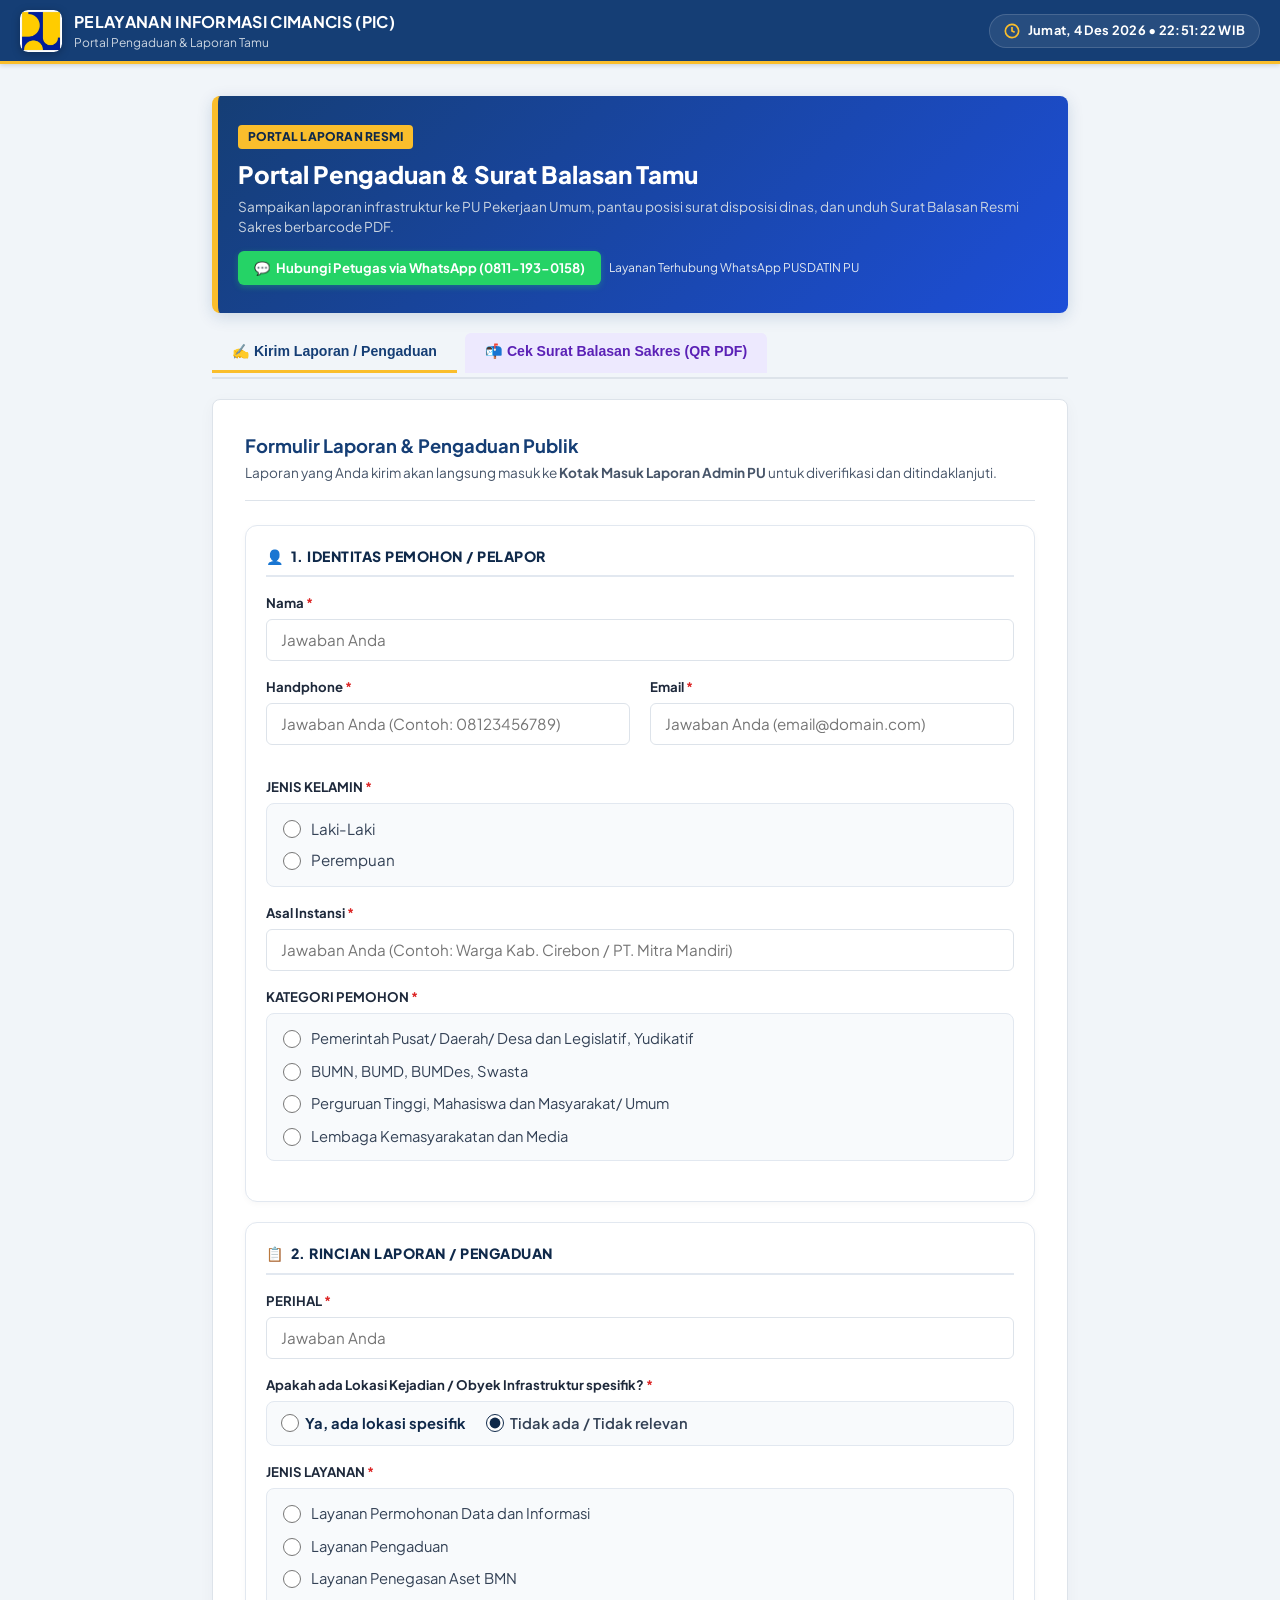
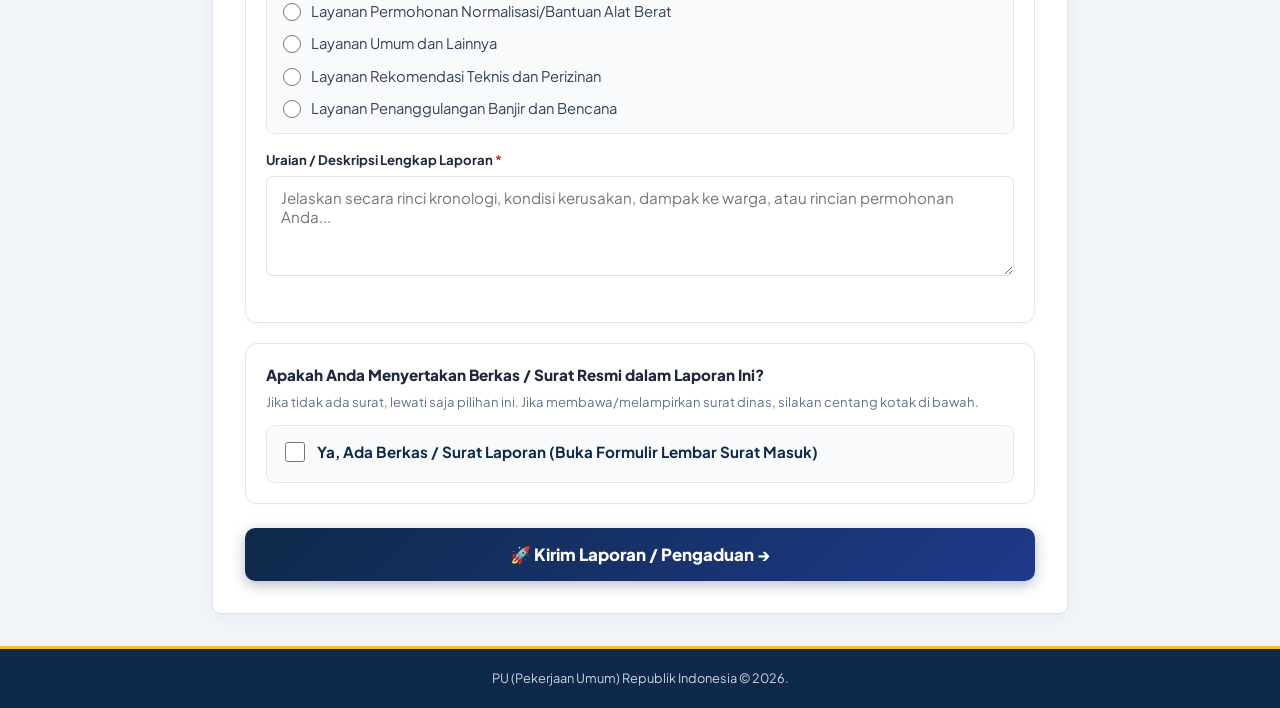
<file: warga.html>
<!DOCTYPE html>
<html lang="id">

<head>
  <meta charset="UTF-8">
  <meta name="viewport" content="width=device-width, initial-scale=1.0, maximum-scale=1.0, user-scalable=no">
  <title>Dialihkan ke Portal Tamu & Pelayanan Publik - Kementerian PU</title>
  <script>
    // Dialihkan otomatis ke portal tamu resmi PU
    window.location.replace('tamu.html');
  </script>
  <link rel="stylesheet" href="style.css?v=5.0">
  <link rel="icon"
    href="data:image/svg+xml,<svg xmlns=%22http://www.w3.org/2000/svg%22 viewBox=%220 0 100 100%22><rect width=%22100%22 height=%22100%22 fill=%22%230F294A%22 rx=%2210%22/><text y=%2268%22 x=%2250%22 text-anchor=%22middle%22 font-size=%2250%22 font-weight=%22bold%22 fill=%22%23FABE2C%22>PU</text></svg>">
</head>

<body>
  <div class="app-wrapper">
    <!-- Header Resmi Khusus Laporan Warga -->
    <header class="pu-topbar">
      <div style="display:flex; align-items:center; gap:0.75rem;">
        <div class="pu-logo-box">PU</div>
        <div class="pu-brand-text">
          <span class="pu-brand-title">Kementerian PU</span>
          <span class="pu-brand-sub">Portal Aspirasi & Laporan Infrastruktur Warga</span>
        </div>
      </div>
    </header>

    <main class="main-wrapper" style="max-width: 960px; margin: 1.5rem auto; width: 100%;">

      <div class="public-hero-card">
        <div class="public-hero-text">
          <span class="badge-role badge-role-pic" style="background:#0284C7; color:#fff;">Layanan Warga
            Masyarakat</span>
          <h1>Layanan Aduan & Aspirasi Infrastruktur</h1>
          <p>Masyarakat dapat menyampaikan laporan kerusakan jalan, jembatan berlubang, banjir, saluran air/irigasi, dan
            permohonan data publik secara cepat dan transparan ke Kementerian PU.</p>
        </div>
        <div class="public-hero-stats">
          <div class="public-stat-item">
            <span class="public-stat-val" id="publicReportTotalCount">0</span>
            <span class="public-stat-label">Laporan Masuk</span>
          </div>
          <div class="public-stat-item">
            <span class="public-stat-val" style="color:#059669;">Resmi</span>
            <span class="public-stat-label">Terverifikasi PU</span>
          </div>
        </div>
      </div>

      <!-- Tab Warga: 1. Formulir | 2. Lacak Tiket | 3. Daftar Laporan -->
      <div class="public-tabs-nav">
        <button type="button" class="public-tab-btn active" id="tabPublicCreate">
          <svg viewBox="0 0 24 24" fill="none" stroke="currentColor" stroke-width="2" style="width:16px;height:16px;">
            <path d="M12 20h9"></path>
            <path d="M16.5 3.5a2.121 2.121 0 0 1 3 3L7 19l-4 1 1-4L16.5 3.5z"></path>
          </svg>
          <span>Formulir Pengaduan Baru</span>
        </button>
        <button type="button" class="public-tab-btn" id="tabPublicTrack">
          <svg viewBox="0 0 24 24" fill="none" stroke="currentColor" stroke-width="2" style="width:16px;height:16px;">
            <circle cx="11" cy="11" r="8"></circle>
            <line x1="21" y1="21" x2="16.65" y2="16.65"></line>
          </svg>
          <span>Lacak Status Tiket</span>
        </button>
        <button type="button" class="public-tab-btn" id="tabPublicList">
          <svg viewBox="0 0 24 24" fill="none" stroke="currentColor" stroke-width="2" style="width:16px;height:16px;">
            <rect x="3" y="4" width="18" height="18" rx="2" ry="2"></rect>
            <line x1="16" y1="2" x2="16" y2="6"></line>
            <line x1="8" y1="2" x2="8" y2="6"></line>
            <line x1="3" y1="10" x2="21" y2="10"></line>
          </svg>
          <span>Daftar Laporan Terkini</span>
        </button>
      </div>

      <!-- TAB 1: FORMULIR PENGADUAN -->
      <div class="public-tab-content active" id="publicCreateContent">
        <div class="public-form-card">
          <div class="public-form-intro">
            <h3>Formulir Pelaporan Warga</h3>
            <p>Laporkan kendala fasilitas umum agar segera diverifikasi dan ditangani oleh unit kerja dinas terkait.</p>
          </div>

          <form id="publicReportForm">
            <div class="form-row-2">
              <div class="form-field">
                <label class="field-label" for="reportReporterName">Nama Lengkap Warga <span
                    style="color:#DC2626;">*</span></label>
                <input type="text" id="reportReporterName" class="form-control" placeholder="Contoh: Budi Santoso"
                  required>
              </div>
              <div class="form-field">
                <label class="field-label" for="reportContact">No. Handphone / WhatsApp <span
                    style="color:#DC2626;">*</span></label>
                <input type="tel" id="reportContact" class="form-control" placeholder="Contoh: 081234567890" required>
              </div>
            </div>

            <div class="form-row-2">
              <div class="form-field">
                <label class="field-label" for="reportGender">Jenis Kelamin <span
                    style="color:#DC2626;">*</span></label>
                <select id="reportGender" class="form-control" required>
                  <option value="">-- Pilih Jenis Kelamin --</option>
                  <option value="Laki-laki">Laki-laki</option>
                  <option value="Perempuan">Perempuan</option>
                </select>
              </div>
              <div class="form-field">
                <label class="field-label" for="reportEmail">Alamat Email <span style="color:#DC2626;">*</span></label>
                <input type="email" id="reportEmail" class="form-control" placeholder="email@domain.com" required>
              </div>
            </div>

            <div class="form-row-2">
              <div class="form-field">
                <label class="field-label" for="reportOriginAgency">Wilayah Asal Domisili / Lembaga <span
                    style="color:#DC2626;">*</span></label>
                <input type="text" id="reportOriginAgency" class="form-control"
                  placeholder="Contoh: Warga RT 04 Kab. Karawang" required>
              </div>
              <div class="form-field">
                <label class="field-label" for="reportApplicantCategory">Kategori Laporan <span
                    style="color:#DC2626;">*</span></label>
                <select id="reportApplicantCategory" class="form-control" required>
                  <option value="Masyarakat Umum">Masyarakat Umum</option>
                  <option value="Komunitas / Ormas">Komunitas Warga</option>
                  <option value="Pelaku Usaha Daerah">Pelaku Usaha / Pedagang</option>
                </select>
              </div>
            </div>

            <div class="form-field">
              <label class="field-label" for="reportServiceType">Jenis Aduan Infrastruktur <span
                  style="color:#DC2626;">*</span></label>
              <select id="reportServiceType" class="form-control" required>
                <option value="Layanan Pengaduan">Kerusakan Jalan Nasional & Jembatan</option>
                <option value="Layanan Penanggulangan Banjir dan Bencana">Saluran Irigasi, Sungai, Tanggul, & Banjir
                </option>
                <option value="Layanan Umum dan Lainnya">Drainase, Air Minum, Permukiman</option>
              </select>
            </div>

            <div class="form-field">
              <label class="field-label" for="reportSubject">Perihal Singkat Laporan <span
                  style="color:#DC2626;">*</span></label>
              <input type="text" id="reportSubject" class="form-control"
                placeholder="Contoh: Aspal Jalan Rusak dan Berlubang Parah" required>
            </div>

            <div class="form-field">
              <label class="field-label" for="reportLocation">Lokasi Obyek Infrastruktur <span style="font-size:0.8rem; font-weight:normal; color:#64748B;">(Opsional)</span></label>
              <input type="text" id="reportLocation" class="form-control"
                placeholder="Contoh: Jalan Raya Pantura KM 42, Karawang Barat (Opsional)">
            </div>

            <div class="form-field">
              <label class="field-label" for="reportDescription">Rincian Lengkap Kondisi di Lapangan <span
                  style="color:#DC2626;">*</span></label>
              <textarea id="reportDescription" class="form-control" rows="4"
                placeholder="Jelaskan secara detail kerusakan yang terjadi..." required></textarea>
            </div>

            <div
              style="background:#F0FDF4; border:1px solid #86EFAC; border-radius:var(--radius-sm); padding:0.85rem 1rem; margin-top:1rem;">
              <label style="display:flex; align-items:flex-start; gap:0.65rem; cursor:pointer;">
                <input type="checkbox" id="reportSurveyConsent"
                  style="margin-top:0.2rem; width:16px; height:16px; accent-color:#059669;" checked>
                <div style="font-size:0.82rem; color:#14532D; line-height:1.4;">
                  <strong>Persetujuan Konfirmasi:</strong> Bersedia jika dihubungi petugas lapangan Dinas PU untuk
                  tindak lanjut perbaikan.
                </div>
              </label>
            </div>

            <div style="display:flex; justify-content:flex-end; gap:0.75rem; margin-top:1.5rem;">
              <button type="submit" class="btn-primary" style="padding:0.75rem 2rem; font-size:0.95rem;">
                🚀 Kirim Laporan Pengaduan
              </button>
            </div>
          </form>
        </div>
      </div>

      <!-- TAB 2: LACAK TIKET -->
      <div class="public-tab-content" id="publicTrackContent">
        <div class="public-form-card">
          <div class="public-form-intro">
            <h3>Lacak Status Tindak Lanjut Pengaduan</h3>
            <p>Masukkan Nomor Tiket laporan yang Anda dapatkan saat pengiriman laporan.</p>
          </div>
          <div style="display:flex; gap:0.5rem; margin-bottom:1.5rem; max-width:550px;">
            <input type="text" id="trackTicketInput" class="form-control" placeholder="Contoh: PU-PUB-1024">
            <button type="button" class="btn-primary" id="btnTrackTicket"
              style="white-space:nowrap; padding:0.6rem 1.25rem;">
              🔍 Cari Tiket
            </button>
          </div>
          <div id="trackResultArea"></div>
        </div>
      </div>

      <!-- TAB 3: DAFTAR LAPORAN TERKINI -->
      <div class="public-tab-content" id="publicListContent">
        <div class="public-form-card">
          <div class="public-form-intro">
            <h3>Daftar Laporan Terkini Masuk</h3>
            <p>Pantau transparansi tindak lanjut permohonan layanan yang telah masuk ke Dinas PU.</p>
          </div>
          <div class="table-wrapper" style="margin-top:1rem;">
            <table class="data-table" id="publicReportTable">
              <thead>
                <tr>
                  <th>No. Tiket</th>
                  <th>Tanggal</th>
                  <th>Nama Warga</th>
                  <th>Jenis Aduan</th>
                  <th>Perihal</th>
                  <th>Disposisi Unit</th>
                  <th>Status</th>
                </tr>
              </thead>
              <tbody id="publicReportTableBody"></tbody>
            </table>
          </div>
        </div>
      </div>

    </main>

    <div class="toast-area" id="toastContainer" aria-live="polite"></div>

    <footer class="pu-footer"
      style="background:#0F294A; color:#CBD5E1; text-align:center; padding:1.25rem; font-size:0.8rem; border-top:3px solid #FABE2C;">
      Kementerian Pekerjaan Umum Republik Indonesia &copy; 2026.
    </footer>
  </div>

  <script src="app.js?v=5.0"></script>
</body>

</html>
</file>
<file: style.css>
/* ===================================================================
   Portal Manajemen Pengguna - Kementerian PU
   Desain Resmi, Bersih, Formal, dan Standar Enterprise Pemerintah
   Warna Khas PU: Navy (#0F294A) & Kuning/Emas (#F9A825 / #FABE2C)
   =================================================================== */

@import url('https://fonts.googleapis.com/css2?family=Plus+Jakarta+Sans:wght@400;500;600;700&display=swap');

/* Versi rilis update cache v11 */
:root {
  /* Warna Identitas PU (Disesuaikan Biru Khas PU yang Lebih Cerah & Segar) */
  --pu-navy: #153E75;
  --pu-navy-dark: #0D2B54;
  --pu-navy-light: #1E5199;
  --pu-yellow: #FABE2C;
  --pu-yellow-dark: #E6A817;
  --pu-yellow-light: #FFF8E7;

  /* Latar Belakang & Permukaan */
  --bg-app: #F1F5F9;
  --bg-card: #FFFFFF;
  --bg-input: #FFFFFF;
  --bg-header: #153E75;
  --bg-subtle: #F8FAFC;

  /* Border & Garis Pembatas */
  --border-color: #DDE3EA;
  --border-focus: #153E75;
  --border-subtle: #EBEFF5;

  /* Teks */
  --text-primary: #1E293B;
  --text-secondary: #475569;
  --text-muted: #64748B;
  --text-white: #FFFFFF;

  /* Warna Aksen Status Standar */
  --color-success: #15803D;
  --color-success-bg: #DCFCE7;
  --color-danger: #B91C1C;
  --color-danger-bg: #FEE2E2;
  --color-info: #0369A1;
  --color-info-bg: #E0F2FE;
  --color-warning: #B45309;
  --color-warning-bg: #FEF3C7;

  /* Radius & Bayangan Standar Kantor/ERP */
  --radius-xs: 4px;
  --radius-sm: 6px;
  --radius-md: 8px;
  --radius-lg: 10px;

  --shadow-card: 0 1px 3px rgba(0, 0, 0, 0.08), 0 1px 2px rgba(0, 0, 0, 0.04);
  --shadow-elevated: 0 4px 12px rgba(0, 0, 0, 0.1);
  --shadow-header: 0 2px 4px rgba(15, 41, 74, 0.15);
}

/* ================= Reset Dasar ================= */
* {
  margin: 0;
  padding: 0;
  box-sizing: border-box;
}

body {
  font-family: 'Plus Jakarta Sans', -apple-system, BlinkMacSystemFont, 'Segoe UI', Roboto, Helvetica, Arial, sans-serif;
  background-color: var(--bg-app);
  color: var(--text-primary);
  min-height: 100vh;
  line-height: 1.5;
  font-size: 0.925rem;
}

.app-wrapper {
  display: flex;
  flex-direction: column;
  min-height: 100vh;
}

/* ================= Header PU ================= */
.pu-topbar {
  background-color: var(--pu-navy);
  color: var(--text-white);
  padding: 0.6rem 1.25rem;
  display: flex;
  justify-content: space-between;
  align-items: center;
  border-bottom: 3px solid var(--pu-yellow);
  box-shadow: var(--shadow-header);
  position: sticky;
  top: 0;
  z-index: 50;
  gap: 1rem;
}

.pu-brand {
  display: flex;
  align-items: center;
  gap: 1rem;
  text-decoration: none;
  color: var(--text-white);
}

.pu-logo-box {
  width: 44px;
  height: 44px;
  background-color: var(--pu-yellow);
  color: var(--pu-navy);
  border-radius: var(--radius-sm);
  display: flex;
  align-items: center;
  justify-content: center;
  font-weight: 800;
  font-size: 1.15rem;
  letter-spacing: -0.05em;
  flex-shrink: 0;
  border: 1px solid rgba(255, 255, 255, 0.2);
}

.pu-logo-img {
  width: 40px;
  height: 40px;
  object-fit: contain;
  border-radius: 6px;
  flex-shrink: 0;
  display: block;
}

/* Efek Kilauan Elegan pada Logo */
.logo-shine-wrapper {
  position: relative;
  display: inline-block;
  overflow: hidden;
  border-radius: 8px;
  line-height: 0;
  box-shadow: 0 2px 8px rgba(0, 0, 0, 0.25);
  flex-shrink: 0;
}
.logo-shine-wrapper::after {
  content: '';
  position: absolute;
  top: -50%;
  left: -60%;
  width: 40%;
  height: 200%;
  background: linear-gradient(
    to right,
    rgba(255, 255, 255, 0) 0%,
    rgba(255, 255, 255, 0.8) 50%,
    rgba(255, 255, 255, 0) 100%
  );
  transform: rotate(25deg);
  animation: logoShineEffect 3.5s infinite ease-in-out;
  pointer-events: none;
}
@keyframes logoShineEffect {
  0% {
    left: -70%;
    opacity: 0;
  }
  15% {
    opacity: 1;
  }
  35% {
    left: 140%;
    opacity: 0;
  }
  100% {
    left: 140%;
    opacity: 0;
  }
}

.pu-brand-text {
  display: flex;
  flex-direction: column;
}

.pu-brand-title {
  font-size: 1rem;
  font-weight: 700;
  letter-spacing: 0.02em;
  text-transform: uppercase;
}

.pu-brand-sub {
  font-size: 0.75rem;
  color: #CBD5E1;
  font-weight: 400;
}

/* User Info di Navbar */
.nav-user-panel {
  display: flex;
  align-items: center;
  gap: 0.65rem;
}

.nav-user-card {
  display: flex;
  align-items: center;
  gap: 0.6rem;
  background: rgba(255, 255, 255, 0.08);
  padding: 0.35rem 0.75rem;
  border-radius: var(--radius-sm);
  border: 1px solid rgba(255, 255, 255, 0.15);
  height: 38px;
  box-sizing: border-box;
}

.nav-user-avatar {
  width: 28px;
  height: 28px;
  background: var(--pu-yellow);
  color: var(--pu-navy);
  font-weight: 800;
  border-radius: 50%;
  display: flex;
  align-items: center;
  justify-content: center;
  font-size: 0.75rem;
  flex-shrink: 0;
}

.nav-user-meta {
  display: flex;
  flex-direction: column;
  line-height: 1.15;
  white-space: nowrap;
}

.nav-user-nama {
  font-size: 0.8rem;
  font-weight: 700;
  max-width: 170px;
  overflow: hidden;
  text-overflow: ellipsis;
}

.nav-user-unit {
  font-size: 0.68rem;
  color: #CBD5E1;
  max-width: 170px;
  overflow: hidden;
  text-overflow: ellipsis;
}

.btn-nav-logout {
  background: rgba(255, 255, 255, 0.06);
  border: 1px solid rgba(255, 255, 255, 0.25);
  color: var(--text-white);
  padding: 0 0.85rem;
  height: 38px;
  box-sizing: border-box;
  border-radius: var(--radius-sm);
  font-size: 0.8rem;
  font-weight: 600;
  cursor: pointer;
  display: inline-flex;
  align-items: center;
  justify-content: center;
  gap: 0.35rem;
  transition: all 0.2s;
  white-space: nowrap;
}

.btn-nav-logout:hover {
  background: rgba(255, 255, 255, 0.15);
  border-color: rgba(255, 255, 255, 0.4);
}

/* ================= Container Utama ================= */
.main-wrapper {
  flex: 1;
  max-width: 98%;
  width: 100%;
  margin: 0 auto;
  padding: 1rem 1.25rem;
}

@media (min-width: 1600px) {
  .main-wrapper {
    max-width: 1600px;
  }
}

/* Section visibility */
.section-view {
  display: none;
}

.section-view.active {
  display: block;
}

/* ================= Layar Login / Registrasi (Dual-Panel Standar Kantor PU) ================= */
.auth-container {
  max-width: 900px;
  width: 100%;
  margin: 2rem auto;
}

.auth-dual-wrapper {
  background: var(--bg-card);
  border: 1px solid var(--border-color);
  border-radius: var(--radius-md);
  box-shadow: 0 4px 20px rgba(15, 41, 74, 0.08);
  display: grid;
  grid-template-columns: 1fr 1.25fr;
  overflow: hidden;
}

@media (max-width: 860px) {
  .auth-dual-wrapper {
    grid-template-columns: 1fr;
  }

  .auth-left-sidebar {
    border-right: none !important;
    border-bottom: 4px solid var(--pu-yellow) !important;
    padding: 1.5rem 1.25rem !important;
  }
}

/* Panel Sisi Kiri: Identitas Institusi & Akun Uji Coba */
.auth-left-sidebar {
  background: linear-gradient(180deg, #0F294A 0%, #0A1E36 100%);
  color: var(--text-white);
  padding: 2.25rem 2rem;
  border-right: 4px solid var(--pu-yellow);
  display: flex;
  flex-direction: column;
  justify-content: space-between;
  gap: 1.5rem;
}

.auth-instansi-header {
  display: flex;
  flex-direction: column;
  gap: 0.75rem;
}

.auth-instansi-logo {
  display: flex;
  align-items: center;
  gap: 0.85rem;
}

.auth-logo-badge {
  width: 44px;
  height: 44px;
  background-color: var(--pu-yellow);
  color: var(--pu-navy);
  font-weight: 800;
  font-size: 1.2rem;
  display: flex;
  align-items: center;
  justify-content: center;
  border-radius: var(--radius-sm);
  border: 1px solid rgba(255, 255, 255, 0.2);
  flex-shrink: 0;
}

.auth-instansi-title {
  font-size: 0.95rem;
  font-weight: 700;
  text-transform: uppercase;
  line-height: 1.25;
  letter-spacing: 0.02em;
}

.auth-instansi-sub {
  font-size: 0.78rem;
  color: #CBD5E1;
  line-height: 1.4;
  margin-top: 0.25rem;
}

/* Daftar Peran Resmi PU */
.auth-role-summary {
  background: rgba(255, 255, 255, 0.06);
  border: 1px solid rgba(255, 255, 255, 0.12);
  border-radius: var(--radius-sm);
  padding: 1rem 1.15rem;
}

.auth-role-summary-title {
  font-size: 0.75rem;
  font-weight: 700;
  text-transform: uppercase;
  color: var(--pu-yellow);
  letter-spacing: 0.05em;
  margin-bottom: 0.6rem;
}

.auth-role-list {
  display: flex;
  flex-direction: column;
  gap: 0.45rem;
  font-size: 0.78rem;
  color: #E2E8F0;
}

.auth-role-item {
  display: flex;
  align-items: center;
  gap: 0.5rem;
}

/* Panel Pintasan Demo Cepat di Sisi Kiri */
.auth-demo-section {
  display: flex;
  flex-direction: column;
  gap: 0.6rem;
}

.auth-demo-heading {
  font-size: 0.75rem;
  font-weight: 700;
  text-transform: uppercase;
  color: #CBD5E1;
  letter-spacing: 0.04em;
}

.auth-demo-cards {
  display: flex;
  flex-direction: column;
  gap: 0.45rem;
}

.auth-demo-card {
  background: rgba(255, 255, 255, 0.08);
  border: 1px solid rgba(255, 255, 255, 0.15);
  padding: 0.55rem 0.85rem;
  border-radius: var(--radius-xs);
  cursor: pointer;
  display: flex;
  align-items: center;
  justify-content: space-between;
  transition: all 0.2s ease;
  color: var(--text-white);
  text-decoration: none;
}

.auth-demo-card:hover {
  background: rgba(255, 255, 255, 0.18);
  border-color: var(--pu-yellow);
  transform: translateX(3px);
}

.auth-demo-meta-id {
  font-size: 0.825rem;
  font-weight: 700;
  color: var(--pu-yellow);
  font-family: Consolas, monospace;
}

.auth-demo-meta-name {
  font-size: 0.72rem;
  color: #E2E8F0;
}

.btn-reset-demo {
  background: transparent;
  border: 1px dashed rgba(255, 255, 255, 0.3);
  color: #CBD5E1;
  font-size: 0.72rem;
  padding: 0.4rem;
  border-radius: var(--radius-xs);
  cursor: pointer;
  text-align: center;
  transition: all 0.2s;
}

.btn-reset-demo:hover {
  background: rgba(255, 255, 255, 0.1);
  color: var(--text-white);
  border-color: rgba(255, 255, 255, 0.6);
}

/* Panel Sisi Kanan: Form Masuk & Registrasi */
.auth-right-panel {
  background: #FFFFFF;
  padding: 2.5rem 2.25rem;
  display: flex;
  flex-direction: column;
}

.auth-panel-heading {
  margin-bottom: 1.5rem;
}

.auth-panel-heading h1 {
  font-size: 1.35rem;
  font-weight: 700;
  color: var(--pu-navy);
  margin-bottom: 0.35rem;
}

.auth-panel-heading p {
  font-size: 0.85rem;
  color: var(--text-secondary);
}

/* Tab Switcher Bersih */
.auth-tab-group {
  display: flex;
  background: #F1F5F9;
  border-radius: var(--radius-sm);
  padding: 0.25rem;
  margin-bottom: 1.75rem;
  border: 1px solid var(--border-color);
}

.auth-tab-item {
  flex: 1;
  padding: 0.65rem 1rem;
  background: transparent;
  border: none;
  font-size: 0.85rem;
  font-weight: 600;
  color: var(--text-secondary);
  cursor: pointer;
  border-radius: var(--radius-xs);
  transition: all 0.2s ease;
  font-family: inherit;
  text-align: center;
}

.auth-tab-item.active {
  background: #FFFFFF;
  color: var(--pu-navy);
  box-shadow: 0 1px 3px rgba(0, 0, 0, 0.08);
}

/* Inline Alert Box untuk Login */
.auth-inline-alert {
  display: none;
  background-color: #FEF2F2;
  border: 1px solid #FCA5A5;
  border-left: 4px solid var(--color-danger);
  color: #991B1B;
  padding: 0.75rem 1rem;
  border-radius: var(--radius-xs);
  font-size: 0.825rem;
  margin-bottom: 1.25rem;
}

.auth-inline-alert.active {
  display: block;
  animation: fadeIn 0.2s ease;
}

/* Form Fields */
.form-field {
  margin-bottom: 1.25rem;
}

.field-label {
  display: block;
  font-size: 0.825rem;
  font-weight: 600;
  color: var(--text-primary);
  margin-bottom: 0.4rem;
}

.field-hint {
  font-size: 0.75rem;
  color: var(--text-muted);
  font-weight: 400;
  margin-top: 0.25rem;
}

.input-box {
  position: relative;
  display: flex;
  align-items: center;
}

.form-control {
  width: 100%;
  padding: 0.7rem 0.9rem;
  font-size: 0.9rem;
  font-family: inherit;
  color: var(--text-primary);
  background-color: var(--bg-input);
  border: 1px solid var(--border-color);
  border-radius: var(--radius-sm);
  outline: none;
  transition: border-color 0.2s, box-shadow 0.2s;
}

.form-control:focus {
  border-color: var(--pu-navy);
  box-shadow: 0 0 0 3px rgba(15, 41, 74, 0.1);
}

.btn-toggle-pw {
  position: absolute;
  right: 0.75rem;
  background: none;
  border: none;
  color: var(--text-muted);
  cursor: pointer;
  padding: 0.25rem;
  display: flex;
  align-items: center;
  justify-content: center;
}

.btn-toggle-pw:hover {
  color: var(--pu-navy);
}

.btn-toggle-pw svg {
  width: 18px;
  height: 18px;
}

/* Opsi Form Tambahan */
.form-extra-row {
  display: flex;
  justify-content: space-between;
  align-items: center;
  margin-bottom: 1.5rem;
  font-size: 0.825rem;
}

.checkbox-label {
  display: flex;
  align-items: center;
  gap: 0.45rem;
  color: var(--text-secondary);
  cursor: pointer;
  user-select: none;
}

.checkbox-label input {
  cursor: pointer;
  width: 15px;
  height: 15px;
  accent-color: var(--pu-navy);
}

.help-link {
  color: var(--pu-navy);
  text-decoration: none;
  font-weight: 600;
}

.help-link:hover {
  text-decoration: underline;
}

/* Tombol Masuk Utama */
.btn-primary {
  width: 100%;
  background-color: var(--pu-navy);
  color: var(--text-white);
  border: 1px solid var(--pu-navy);
  padding: 0.8rem 1.25rem;
  font-size: 0.925rem;
  font-weight: 600;
  border-radius: var(--radius-sm);
  cursor: pointer;
  display: inline-flex;
  align-items: center;
  justify-content: center;
  gap: 0.5rem;
  font-family: inherit;
  transition: background-color 0.2s, box-shadow 0.2s;
}

.btn-primary:hover {
  background-color: var(--pu-navy-dark);
  box-shadow: 0 2px 6px rgba(15, 41, 74, 0.2);
}

/* Responsif untuk Layar Tablet / Ponsel */
@media (max-width: 840px) {
  .auth-dual-wrapper {
    grid-template-columns: 1fr;
    margin: 1rem;
  }

  .auth-left-sidebar {
    padding: 1.75rem 1.5rem;
    border-right: none;
    border-bottom: 4px solid var(--pu-yellow);
  }

  .auth-right-panel {
    padding: 1.75rem 1.5rem;
  }
}

/* ================= Sidebar Navigator Menu & Dashboard Layout ================= */
.btn-sidebar-toggle {
  background: rgba(255, 255, 255, 0.15);
  border: 1px solid rgba(255, 255, 255, 0.35);
  color: #FFFFFF;
  padding: 0.45rem 0.85rem;
  border-radius: var(--radius-sm);
  font-size: 0.85rem;
  font-weight: 700;
  cursor: pointer;
  display: inline-flex !important;
  align-items: center;
  gap: 0.45rem;
  transition: all 0.2s;
  margin-right: 0.5rem;
  box-shadow: 0 1px 3px rgba(0, 0, 0, 0.2);
}

.btn-sidebar-toggle:hover {
  background: var(--pu-yellow);
  color: var(--pu-navy);
  border-color: var(--pu-yellow);
}

.btn-sidebar-toggle svg {
  width: 17px;
  height: 17px;
}

.dashboard-layout {
  display: flex;
  gap: 1.5rem;
  align-items: flex-start;
  width: 100%;
  position: relative;
}

/* Sidebar Navigator Utama (Off-Canvas Drawer Pop-up dari Pojok Kiri Atas) */
.dashboard-sidebar {
  display: none;
  position: fixed !important;
  top: 0;
  left: 0;
  bottom: 0;
  width: 290px;
  max-width: 86vw;
  background: #FFFFFF !important;
  z-index: 2500;
  box-shadow: 6px 0 35px rgba(15, 41, 74, 0.4);
  overflow-y: auto;
  border-radius: 0 16px 16px 0 !important;
  border: none !important;
  border-right: 4px solid var(--pu-yellow) !important;
  flex-direction: column;
}

.dashboard-sidebar.sidebar-open,
.dashboard-sidebar.mobile-open {
  display: flex !important;
  animation: drawerSlide 0.25s cubic-bezier(0.16, 1, 0.3, 1) forwards;
}

@keyframes drawerSlide {
  from {
    transform: translateX(-100%);
    opacity: 0.5;
  }

  to {
    transform: translateX(0);
    opacity: 1;
  }
}

.sidebar-backdrop {
  display: none;
  position: fixed;
  top: 0;
  left: 0;
  right: 0;
  bottom: 0;
  background: rgba(15, 41, 74, 0.6);
  backdrop-filter: blur(2px);
  -webkit-backdrop-filter: blur(2px);
  z-index: 2400;
}

.sidebar-backdrop.active {
  display: block !important;
}

.sidebar-user-card {
  padding: 1.15rem 1.25rem;
  background: var(--pu-navy);
  color: #FFFFFF;
  border-bottom: 3px solid var(--pu-yellow);
  display: flex;
  align-items: center;
  gap: 0.75rem;
}

.sidebar-avatar {
  width: 38px;
  height: 38px;
  background: var(--pu-yellow);
  color: var(--pu-navy);
  font-weight: 800;
  font-size: 0.95rem;
  border-radius: var(--radius-sm);
  display: flex;
  align-items: center;
  justify-content: center;
  flex-shrink: 0;
}

.sidebar-user-name {
  font-size: 0.85rem;
  font-weight: 700;
  line-height: 1.2;
}

.sidebar-user-role {
  margin-top: 0.25rem;
}

.sidebar-nav-title {
  padding: 0.85rem 1.15rem 0.35rem 1.15rem;
  font-size: 0.72rem;
  font-weight: 700;
  text-transform: uppercase;
  color: var(--text-muted);
  letter-spacing: 0.05em;
}

.sidebar-menu {
  list-style: none;
  padding: 0.4rem 0.65rem;
  display: flex;
  flex-direction: column;
  gap: 0.3rem;
}

.sidebar-menu-btn {
  width: 100%;
  display: flex;
  align-items: center;
  justify-content: space-between;
  padding: 0.65rem 0.85rem;
  border-radius: var(--radius-xs);
  border: 1px solid transparent;
  background: transparent;
  color: var(--text-secondary);
  font-size: 0.85rem;
  font-weight: 600;
  cursor: pointer;
  text-align: left;
  transition: all 0.15s ease;
  font-family: inherit;
}

.sidebar-menu-btn:hover {
  background: #F1F5F9;
  color: var(--pu-navy);
}

.sidebar-menu-btn.active {
  background: #E8EEF7;
  color: var(--pu-navy);
  border-color: #CAD8EB;
  border-left: 4px solid var(--pu-navy);
  font-weight: 700;
}

.sidebar-menu-left {
  display: flex;
  align-items: center;
  gap: 0.65rem;
}

.menu-icon svg {
  width: 17px;
  height: 17px;
  display: block;
}

.menu-badge {
  font-size: 0.68rem;
  padding: 0.15rem 0.45rem;
  border-radius: var(--radius-xs);
  background: #DCFCE7;
  color: #15803D;
  font-weight: 700;
}

.menu-counter {
  font-size: 0.72rem;
  padding: 0.15rem 0.45rem;
  border-radius: var(--radius-xs);
  background: #EEF2F6;
  color: var(--pu-navy);
  font-weight: 700;
}

.sidebar-footer {
  padding: 0.85rem 1.15rem;
  border-top: 1px solid var(--border-color);
  background: #FAFCFE;
}

.btn-sidebar-logout {
  width: 100%;
  display: flex;
  align-items: center;
  justify-content: center;
  gap: 0.45rem;
  padding: 0.55rem;
  background: #FFF;
  border: 1px solid #CBD5E1;
  color: var(--color-danger);
  border-radius: var(--radius-xs);
  font-size: 0.825rem;
  font-weight: 600;
  cursor: pointer;
  transition: all 0.15s;
}

.btn-sidebar-logout:hover {
  background: #FEE2E2;
  border-color: #FCA5A5;
}

.btn-sidebar-logout svg {
  width: 15px;
  height: 15px;
}

.dashboard-main-content {
  flex: 1;
  min-width: 0;
  display: flex;
  flex-direction: column;
  gap: 1.5rem;
}

.tab-page-content {
  display: none;
}

.tab-page-content.active {
  display: flex;
  flex-direction: column;
  gap: 1.5rem;
  animation: fadeIn 0.25s ease;
}

/* Units Grid Styling */
.units-grid {
  display: grid;
  grid-template-columns: repeat(auto-fill, minmax(280px, 1fr));
  gap: 1rem;
}

.unit-card-item {
  background: #FFFFFF;
  border: 1px solid var(--border-color);
  border-radius: var(--radius-md);
  padding: 1.25rem;
  box-shadow: var(--shadow-card);
  display: flex;
  flex-direction: column;
  justify-content: space-between;
  gap: 0.85rem;
  transition: all 0.2s ease;
}

.unit-card-item:hover {
  border-color: var(--pu-navy);
  box-shadow: 0 4px 12px rgba(15, 41, 74, 0.08);
}

.unit-card-title {
  font-size: 0.95rem;
  font-weight: 700;
  color: var(--pu-navy);
}

.unit-card-desc {
  font-size: 0.78rem;
  color: var(--text-secondary);
  line-height: 1.4;
}

.unit-card-meta {
  display: flex;
  align-items: center;
  justify-content: space-between;
  padding-top: 0.65rem;
  border-top: 1px solid var(--border-subtle);
  font-size: 0.8rem;
}

/* Profil Akun Page Styling */
.profile-container {
  display: grid;
  grid-template-columns: 1fr 1.25fr;
  gap: 1.5rem;
}

.id-card-pu {
  background: linear-gradient(135deg, #0F294A 0%, #1A3E6D 100%);
  color: #FFFFFF;
  border-radius: var(--radius-md);
  border: 2px solid var(--pu-yellow);
  padding: 1.75rem;
  box-shadow: var(--shadow-card);
  display: flex;
  flex-direction: column;
  justify-content: space-between;
  gap: 1.25rem;
  position: relative;
  overflow: hidden;
}

.id-card-header {
  display: flex;
  align-items: center;
  gap: 0.85rem;
  border-bottom: 1px solid rgba(255, 255, 255, 0.2);
  padding-bottom: 0.85rem;
}

.id-card-body {
  display: flex;
  flex-direction: column;
  gap: 0.5rem;
}

.id-card-name {
  font-size: 1.25rem;
  font-weight: 800;
}

.id-card-nip {
  font-family: Consolas, monospace;
  font-size: 0.9rem;
  color: var(--pu-yellow);
  font-weight: 700;
}

/* Responsif Dashboard */
@media (max-width: 960px) {
  .dashboard-layout {
    flex-direction: column;
  }

  .dashboard-sidebar {
    width: 100%;
    min-width: 100%;
    position: static;
  }

  .profile-container {
    grid-template-columns: 1fr;
  }
}

/* ================= Dashboard View (Pegawai PU) ================= */
.dashboard-container {
  display: flex;
  flex-direction: column;
  gap: 1.5rem;
}

/* Kartu Selamat Datang Resmi */
.welcome-card {
  background: #FFFFFF;
  border: 1px solid var(--border-color);
  border-left: 5px solid var(--pu-navy);
  border-radius: var(--radius-md);
  padding: 1.25rem 1.5rem;
  display: flex;
  justify-content: space-between;
  align-items: center;
  box-shadow: var(--shadow-card);
}

.welcome-info {
  display: flex;
  align-items: center;
  gap: 1rem;
}

.welcome-avatar {
  width: 48px;
  height: 48px;
  background: var(--pu-navy);
  color: var(--pu-yellow);
  font-weight: 700;
  font-size: 1.25rem;
  border-radius: var(--radius-sm);
  display: flex;
  align-items: center;
  justify-content: center;
}

.welcome-title {
  font-size: 1.15rem;
  font-weight: 700;
  color: var(--pu-navy);
}

.welcome-meta {
  font-size: 0.85rem;
  color: var(--text-secondary);
  display: flex;
  gap: 0.75rem;
  align-items: center;
  margin-top: 0.2rem;
}

.badge-unit {
  display: inline-block;
  background: #E8EEF7;
  color: var(--pu-navy);
  padding: 0.2rem 0.55rem;
  border-radius: var(--radius-xs);
  font-size: 0.75rem;
  font-weight: 600;
  border: 1px solid #CAD8EB;
}

/* Baris Statistik Ringkas */
.stats-grid {
  display: grid;
  grid-template-columns: repeat(3, 1fr);
  gap: 1rem;
}

.stat-item {
  background: #FFFFFF;
  border: 1px solid var(--border-color);
  border-radius: var(--radius-md);
  padding: 1rem 1.25rem;
  box-shadow: var(--shadow-card);
}

.stat-label {
  font-size: 0.78rem;
  font-weight: 600;
  color: var(--text-secondary);
  text-transform: uppercase;
  letter-spacing: 0.03em;
}

.stat-number {
  font-size: 1.65rem;
  font-weight: 800;
  color: var(--pu-navy);
  margin-top: 0.2rem;
}

/* Panel Tabel Manajemen */
.panel-table {
  background: #FFFFFF;
  border: 1px solid var(--border-color);
  border-radius: var(--radius-md);
  box-shadow: var(--shadow-card);
  overflow: hidden;
}

.panel-table-header {
  padding: 1.25rem 1.5rem;
  border-bottom: 1px solid var(--border-color);
  display: flex;
  justify-content: space-between;
  align-items: center;
  flex-wrap: wrap;
  gap: 1rem;
  background: #FAFCFE;
}

.panel-title h2 {
  font-size: 1.1rem;
  font-weight: 700;
  color: var(--pu-navy);
}

.panel-title p {
  font-size: 0.825rem;
  color: var(--text-secondary);
}

.panel-actions {
  display: flex;
  align-items: center;
  gap: 0.75rem;
  flex-wrap: wrap;
}

.search-field {
  width: 220px;
}

.search-field .form-control {
  padding: 0.5rem 0.75rem;
  font-size: 0.85rem;
}

.filter-field {
  width: 200px;
}

.filter-field .form-control {
  padding: 0.5rem 0.75rem;
  font-size: 0.85rem;
}

/* Tabel Pegawai Formal */
.table-wrapper {
  overflow-x: auto;
  -webkit-overflow-scrolling: touch;
  border-radius: 0 0 var(--radius-md) var(--radius-md);
}

.pu-table {
  width: 100%;
  min-width: 1100px;
  border-collapse: collapse;
  text-align: left;
  font-size: 0.85rem;
}

.pu-table th {
  background-color: #F1F5F9;
  color: var(--text-secondary);
  padding: 0.75rem 0.85rem;
  font-weight: 700;
  font-size: 0.75rem;
  text-transform: uppercase;
  letter-spacing: 0.04em;
  border-bottom: 1px solid var(--border-color);
  white-space: nowrap;
}

.pu-table td {
  padding: 0.75rem 0.85rem;
  border-bottom: 1px solid var(--border-subtle);
  color: var(--text-primary);
  vertical-align: middle;
}

.pu-table tbody tr:hover {
  background-color: #F8FAFC;
}

.id-badge {
  font-family: Consolas, monospace;
  font-weight: 700;
  background: #EEF2F6;
  color: var(--pu-navy);
  padding: 0.2rem 0.5rem;
  border-radius: var(--radius-xs);
  border: 1px solid #D5DEE8;
  font-size: 0.82rem;
}

.pegawai-nama {
  font-weight: 600;
  color: var(--text-primary);
}

.pegawai-unit {
  display: inline-block;
  background: #F1F5F9;
  color: #334155;
  padding: 0.2rem 0.5rem;
  border-radius: var(--radius-xs);
  font-size: 0.78rem;
  font-weight: 600;
  border: 1px solid #E2E8F0;
}

.badge-role {
  display: inline-block;
  padding: 0.2rem 0.6rem;
  border-radius: var(--radius-xs);
  font-size: 0.75rem;
  font-weight: 700;
  letter-spacing: 0.02em;
}

.badge-role-super {
  background-color: #FEF3C7;
  color: #92400E;
  border: 1px solid #FCD34D;
}

.badge-role-admin {
  background-color: #E0F2FE;
  color: #0369A1;
  border: 1px solid #BAE6FD;
}

.badge-role-pic {
  background-color: #DCFCE7;
  color: #166534;
  border: 1px solid #BBF7D0;
}

/* Kotak Informasi Hak Akses Peran */
.role-info-alert {
  background-color: #FFFFFF;
  border: 1px solid var(--border-color);
  border-left: 4px solid var(--pu-navy);
  padding: 0.85rem 1.25rem;
  border-radius: var(--radius-sm);
  display: flex;
  align-items: center;
  justify-content: space-between;
  box-shadow: var(--shadow-card);
  font-size: 0.85rem;
  color: var(--text-secondary);
  gap: 1rem;
}

.role-info-alert strong {
  color: var(--pu-navy);
}

.role-info-badge {
  flex-shrink: 0;
}

.table-pw-toggle {
  cursor: pointer;
  font-family: Consolas, monospace;
  color: var(--text-muted);
  letter-spacing: 2px;
  padding: 0.2rem 0.45rem;
  border-radius: var(--radius-xs);
  background: #F8FAFC;
  border: 1px solid #E2E8F0;
  display: inline-block;
  user-select: none;
  transition: all 0.15s;
}

.table-pw-toggle:hover {
  background: #E2E8F0;
  color: var(--pu-navy);
  border-color: #CBD5E1;
}

.table-opsi {
  display: flex;
  gap: 0.4rem;
}

.btn-opsi {
  background: #FFFFFF;
  border: 1px solid var(--border-color);
  color: var(--text-secondary);
  padding: 0.35rem 0.65rem;
  border-radius: var(--radius-xs);
  font-size: 0.775rem;
  font-weight: 600;
  cursor: pointer;
  transition: all 0.15s;
}

.btn-opsi:hover {
  border-color: var(--pu-navy);
  color: var(--pu-navy);
  background: #F8FAFC;
}

.btn-opsi.btn-hapus:hover {
  border-color: var(--color-danger);
  color: var(--color-danger);
  background: var(--color-danger-bg);
}

/* ================= Modal Formal ================= */
.modal-overlay {
  position: fixed;
  inset: 0;
  background: rgba(15, 41, 74, 0.45);
  display: flex;
  align-items: center;
  justify-content: center;
  z-index: 100;
  padding: 1.5rem;
  opacity: 0;
  visibility: hidden;
  transition: opacity 0.2s, visibility 0.2s;
}

.modal-overlay.active {
  opacity: 1;
  visibility: visible;
}

.modal-box {
  background: #FFFFFF;
  border: 1px solid var(--border-color);
  border-radius: var(--radius-md);
  width: 100%;
  max-width: 480px;
  box-shadow: var(--shadow-elevated);
  overflow: hidden;
}

.modal-header-bar {
  padding: 1.1rem 1.5rem;
  background: #FAFCFE;
  border-bottom: 1px solid var(--border-color);
  display: flex;
  justify-content: space-between;
  align-items: center;
}

.modal-header-bar h3 {
  font-size: 1.05rem;
  font-weight: 700;
  color: var(--pu-navy);
}

.btn-modal-close {
  background: none;
  border: none;
  color: var(--text-muted);
  font-size: 1.3rem;
  cursor: pointer;
  line-height: 1;
}

.btn-modal-close:hover {
  color: var(--text-primary);
}

.modal-content-body {
  padding: 1.5rem;
}

.modal-footer-bar {
  padding: 1rem 1.5rem;
  background: #FAFCFE;
  border-top: 1px solid var(--border-color);
  display: flex;
  justify-content: flex-end;
  gap: 0.6rem;
}

/* ================= Notifikasi Toast Formal ================= */
.toast-area {
  position: fixed;
  bottom: 1.5rem;
  right: 1.5rem;
  z-index: 200;
  display: flex;
  flex-direction: column;
  gap: 0.5rem;
  pointer-events: none;
}

.toast-msg {
  pointer-events: auto;
  background: #FFFFFF;
  border: 1px solid var(--border-color);
  border-left: 4px solid var(--pu-navy);
  padding: 0.75rem 1.15rem;
  border-radius: var(--radius-sm);
  box-shadow: var(--shadow-elevated);
  min-width: 280px;
  max-width: 380px;
  font-size: 0.85rem;
  animation: toastFade 0.2s ease-in-out;
}

@keyframes toastFade {
  from {
    opacity: 0;
    transform: translateY(10px);
  }

  to {
    opacity: 1;
    transform: translateY(0);
  }
}

.toast-msg.toast-success {
  border-left-color: var(--color-success);
}

.toast-msg.toast-error {
  border-left-color: var(--color-danger);
}

.toast-msg.toast-info {
  border-left-color: var(--pu-navy);
}

.toast-msg-title {
  font-weight: 700;
  color: var(--text-primary);
  margin-bottom: 0.15rem;
}

.toast-msg-desc {
  color: var(--text-secondary);
}

/* ================= Widget Bilah Atas (Top Bar Widgets) ================= */
.topbar-center-widgets {
  display: flex;
  align-items: center;
  gap: 0.5rem;
}

.topbar-clock-badge {
  display: inline-flex;
  align-items: center;
  gap: 0.4rem;
  background: rgba(255, 255, 255, 0.08);
  border: 1px solid rgba(255, 255, 255, 0.16);
  padding: 0 0.65rem;
  height: 38px;
  box-sizing: border-box;
  border-radius: var(--radius-sm);
  font-size: 0.78rem;
  font-weight: 600;
  color: #F8FAFC;
  letter-spacing: 0.01em;
  white-space: nowrap;
}

.topbar-clock-badge svg {
  width: 14px;
  height: 14px;
  color: var(--pu-yellow);
}

.topbar-server-pill {
  display: inline-flex;
  align-items: center;
  gap: 0.35rem;
  background: rgba(16, 185, 129, 0.12);
  border: 1px solid rgba(16, 185, 129, 0.3);
  color: #A7F3D0;
  padding: 0 0.6rem;
  height: 38px;
  box-sizing: border-box;
  border-radius: var(--radius-sm);
  font-size: 0.75rem;
  font-weight: 700;
  white-space: nowrap;
}

.server-pulse-dot {
  width: 7px;
  height: 7px;
  background-color: #34D399;
  border-radius: 50%;
  box-shadow: 0 0 6px #34D399;
}

/* Tombol Tool di Topbar (Notifikasi & Helpdesk) */
.btn-topbar-tool {
  background: rgba(255, 255, 255, 0.1);
  border: 1px solid rgba(255, 255, 255, 0.2);
  color: #FFFFFF;
  padding: 0 0.75rem;
  height: 38px;
  box-sizing: border-box;
  border-radius: var(--radius-sm);
  font-size: 0.78rem;
  font-weight: 700;
  cursor: pointer;
  display: inline-flex;
  align-items: center;
  justify-content: center;
  gap: 0.35rem;
  position: relative;
  transition: all 0.2s ease;
  font-family: inherit;
  white-space: nowrap;
}

.btn-topbar-tool:hover {
  background: rgba(255, 255, 255, 0.2);
}

.btn-topbar-tool svg {
  width: 15px;
  height: 15px;
}

.tool-badge-dot {
  background-color: #EF4444;
  color: #FFFFFF;
  font-size: 0.68rem;
  font-weight: 800;
  min-width: 17px;
  height: 17px;
  border-radius: 50%;
  display: flex;
  align-items: center;
  justify-content: center;
  position: absolute;
  top: -6px;
  right: -6px;
  border: 2px solid var(--pu-navy);
}

/* Dropdown Notifikasi Kedinasan */
.topbar-notif-wrapper {
  position: relative;
}

.topbar-dropdown-menu {
  position: absolute;
  top: calc(100% + 8px);
  right: 0;
  width: 340px;
  background: #FFFFFF;
  color: var(--text-primary);
  border-radius: var(--radius-md);
  box-shadow: 0 15px 35px rgba(0, 0, 0, 0.3), 0 5px 15px rgba(0, 0, 0, 0.15);
  border: 1px solid var(--border-color);
  z-index: 99999;
  overflow: hidden;
}

.dropdown-header {
  padding: 0.75rem 1rem;
  background: var(--pu-navy);
  color: #FFFFFF;
  display: flex;
  justify-content: space-between;
  align-items: center;
  border-bottom: 2px solid var(--pu-yellow);
}

.dropdown-close-btn {
  background: none;
  border: none;
  color: #CBD5E1;
  font-size: 1.25rem;
  cursor: pointer;
  line-height: 1;
}

.dropdown-close-btn:hover {
  color: #FFFFFF;
}

.notif-list {
  max-height: 320px;
  overflow-y: auto;
}

.notif-item {
  padding: 0.85rem 1rem;
  border-bottom: 1px solid var(--border-color);
  transition: background 0.15s;
}

.notif-item:hover {
  background: #F8FAFC;
}

.notif-item.unread {
  background: #F0FDF4;
  border-left: 3px solid #16A34A;
}

.notif-title {
  font-size: 0.82rem;
  font-weight: 700;
  color: var(--text-primary);
  margin-bottom: 0.2rem;
}

.notif-desc {
  font-size: 0.75rem;
  color: var(--text-secondary);
  line-height: 1.35;
  margin-bottom: 0.35rem;
}

.notif-time {
  font-size: 0.68rem;
  color: var(--text-muted);
}

/* Grid Regulasi & SOP */
.regulations-grid {
  display: grid;
  grid-template-columns: repeat(auto-fill, minmax(280px, 1fr));
  gap: 1.25rem;
}

.regulation-card {
  border: 1px solid var(--border-color);
  border-radius: var(--radius-sm);
  background: #FFFFFF;
  padding: 1.25rem;
  display: flex;
  flex-direction: column;
  box-shadow: 0 1px 3px rgba(0, 0, 0, 0.05);
  transition: transform 0.2s, box-shadow 0.2s;
}

.regulation-card:hover {
  transform: translateY(-2px);
  box-shadow: 0 4px 10px rgba(0, 0, 0, 0.08);
}

.regulation-badge {
  display: inline-block;
  align-self: flex-start;
  font-size: 0.68rem;
  font-weight: 700;
  text-transform: uppercase;
  background: #EFF6FF;
  color: #1D4ED8;
  padding: 0.2rem 0.5rem;
  border-radius: var(--radius-xs);
  margin-bottom: 0.5rem;
}

.regulation-title {
  font-size: 0.95rem;
  font-weight: 700;
  color: var(--pu-navy);
  margin-bottom: 0.5rem;
  line-height: 1.3;
}

.regulation-desc {
  font-size: 0.8rem;
  color: var(--text-secondary);
  line-height: 1.45;
  margin-bottom: 1rem;
  flex-grow: 1;
}

.regulation-footer {
  display: flex;
  justify-content: space-between;
  align-items: center;
  border-top: 1px solid var(--border-color);
  padding-top: 0.65rem;
  font-size: 0.72rem;
  color: var(--text-muted);
}

/* Format Print Kedinasan */
@media print {
  body * {
    visibility: hidden;
  }

  #reportPrintArea,
  #reportPrintArea * {
    visibility: visible;
  }

  #reportPrintArea {
    position: absolute;
    left: 0;
    top: 0;
    width: 100%;
  }

  #reportHeaderDinas {
    display: block !important;
  }
}

/* ================= Footer Kementerian ================= */
.pu-footer {
  margin-top: auto;
  background: #FFFFFF;
  border-top: 1px solid var(--border-color);
  padding: 1.25rem 2rem;
  text-align: center;
  font-size: 0.8rem;
  color: var(--text-muted);
}

/* Responsif */
@media (max-width: 960px) {
  .topbar-center-widgets {
    display: none !important;
  }

  .btn-tool-text {
    display: none;
  }
}

@media (max-width: 768px) {
  .pu-topbar {
    padding: 0.75rem 1rem;
  }

  .main-wrapper {
    padding: 1rem;
  }

  .welcome-card {
    flex-direction: column;
    align-items: flex-start;
    gap: 1rem;
  }

  .stats-grid {
    grid-template-columns: 1fr;
  }

  .panel-actions {
    width: 100%;
  }

  .search-field,
  .filter-field {
    width: 100%;
  }

  .topbar-dropdown-menu {
    width: 290px;
    right: -50px;
  }
}

/* ================= Gerbang Pemilihan Portal (Gateway) ================= */
.gateway-container {
  max-width: 960px;
  margin: 1.5rem auto 3rem;
}

.gateway-header {
  text-align: center;
  margin-bottom: 2.5rem;
}

.gateway-tag {
  display: inline-block;
  background: rgba(15, 41, 74, 0.08);
  color: var(--pu-navy);
  font-size: 0.75rem;
  font-weight: 700;
  text-transform: uppercase;
  letter-spacing: 0.08em;
  padding: 0.35rem 0.85rem;
  border-radius: 9999px;
  margin-bottom: 0.75rem;
}

.gateway-title {
  font-size: 1.85rem;
  font-weight: 800;
  color: var(--pu-navy);
  margin-bottom: 0.5rem;
  letter-spacing: -0.02em;
}

.gateway-subtitle {
  color: var(--text-secondary);
  font-size: 1rem;
}

.gateway-cards {
  display: grid;
  grid-template-columns: repeat(auto-fit, minmax(340px, 1fr));
  gap: 1.75rem;
}

.gateway-card {
  background: var(--bg-card);
  border: 2px solid var(--border-color);
  border-radius: var(--radius-lg);
  padding: 2.25rem 2rem;
  display: flex;
  flex-direction: column;
  box-shadow: 0 8px 30px rgba(15, 41, 74, 0.05);
  transition: all 0.25s cubic-bezier(0.16, 1, 0.3, 1);
  cursor: pointer;
  position: relative;
  overflow: hidden;
}

.gateway-card:hover {
  transform: translateY(-6px);
  border-color: var(--pu-navy);
  box-shadow: 0 16px 36px rgba(15, 41, 74, 0.12);
}

.gateway-card.public-card:hover {
  border-color: #0284C7;
  box-shadow: 0 16px 36px rgba(2, 132, 199, 0.15);
}

.gateway-card-icon {
  width: 58px;
  height: 58px;
  border-radius: 14px;
  display: flex;
  align-items: center;
  justify-content: center;
  margin-bottom: 1.25rem;
}

.gateway-card-icon svg {
  width: 30px;
  height: 30px;
}

.gateway-card-icon.internal {
  background: #EBF3FC;
  color: var(--pu-navy);
}

.gateway-card-icon.public {
  background: #E0F2FE;
  color: #0284C7;
}

.gateway-badge {
  display: inline-block;
  font-size: 0.72rem;
  font-weight: 700;
  padding: 0.25rem 0.65rem;
  border-radius: var(--radius-sm);
  width: fit-content;
  margin-bottom: 0.75rem;
  text-transform: uppercase;
  letter-spacing: 0.04em;
}

.badge-internal {
  background: #FEF3C7;
  color: #92400E;
}

.badge-public {
  background: #DCFCE7;
  color: #166534;
}

.gateway-card-title {
  font-size: 1.3rem;
  font-weight: 700;
  color: var(--pu-navy);
  margin-bottom: 0.65rem;
}

.gateway-card-desc {
  font-size: 0.88rem;
  color: var(--text-secondary);
  line-height: 1.6;
  margin-bottom: 1.5rem;
  flex: 1;
}

.gateway-card-features {
  display: flex;
  flex-direction: column;
  gap: 0.5rem;
  margin-bottom: 1.75rem;
  padding-top: 1rem;
  border-top: 1px dashed var(--border-color);
}

.gateway-feature-item {
  display: flex;
  align-items: center;
  gap: 0.5rem;
  font-size: 0.82rem;
  font-weight: 500;
  color: var(--text-primary);
}

.gateway-feature-item svg {
  width: 15px;
  height: 15px;
  color: #059669;
  flex-shrink: 0;
}

.btn-gateway-action {
  width: 100%;
  display: flex;
  align-items: center;
  justify-content: center;
  gap: 0.6rem;
  padding: 0.85rem 1.25rem;
  border-radius: var(--radius-sm);
  font-weight: 700;
  font-size: 0.95rem;
  cursor: pointer;
  border: none;
  transition: all 0.2s;
}

.btn-gateway-action svg {
  width: 18px;
  height: 18px;
  transition: transform 0.2s;
}

.btn-gateway-action:hover svg {
  transform: translateX(4px);
}

.btn-gateway-internal {
  background: var(--pu-navy);
  color: #FFFFFF;
}

.btn-gateway-internal:hover {
  background: #0A1E36;
}

.btn-gateway-public {
  background: #0284C7;
  color: #FFFFFF;
}

.btn-gateway-public:hover {
  background: #0369A1;
}

/* ================= Portal Publik Layanan Warga & Perusahaan ================= */
.public-portal-container {
  max-width: 960px;
  margin: 1rem auto 3rem;
}

.public-back-nav {
  margin-bottom: 1.25rem;
}

.btn-back-gateway {
  display: inline-flex;
  align-items: center;
  gap: 0.5rem;
  background: #FFFFFF;
  border: 1px solid var(--border-color);
  padding: 0.5rem 1rem;
  border-radius: var(--radius-sm);
  font-size: 0.85rem;
  font-weight: 600;
  color: var(--pu-navy);
  cursor: pointer;
  transition: background 0.2s;
}

.btn-back-gateway svg {
  width: 16px;
  height: 16px;
}

.btn-back-gateway:hover {
  background: #F1F5F9;
}

.public-hero-card {
  background: linear-gradient(135deg, #0F294A 0%, #1E3A8A 100%);
  color: #FFFFFF;
  border-radius: var(--radius-md);
  padding: 2.25rem 2rem;
  display: flex;
  justify-content: space-between;
  align-items: center;
  gap: 2rem;
  margin-bottom: 1.75rem;
  box-shadow: 0 8px 24px rgba(15, 41, 74, 0.12);
}

.public-hero-text h1 {
  font-size: 1.65rem;
  font-weight: 800;
  margin: 0.5rem 0 0.4rem;
}

.public-hero-text p {
  font-size: 0.88rem;
  color: #CBD5E1;
  max-width: 620px;
  line-height: 1.5;
}

.public-hero-stats {
  display: flex;
  gap: 1.25rem;
  background: rgba(255, 255, 255, 0.1);
  padding: 1rem 1.5rem;
  border-radius: var(--radius-md);
  border: 1px solid rgba(255, 255, 255, 0.15);
  flex-shrink: 0;
}

.public-stat-item {
  display: flex;
  flex-direction: column;
  align-items: center;
  text-align: center;
}

.public-stat-val {
  font-size: 1.5rem;
  font-weight: 800;
  color: var(--pu-yellow);
}

.public-stat-label {
  font-size: 0.72rem;
  color: #E2E8F0;
  font-weight: 500;
}

.public-tabs-nav {
  display: flex;
  gap: 0.5rem;
  margin-bottom: 1.25rem;
  border-bottom: 2px solid var(--border-color);
  padding-bottom: 0.25rem;
}

.public-tab-btn {
  display: inline-flex;
  align-items: center;
  gap: 0.5rem;
  padding: 0.65rem 1.25rem;
  font-size: 0.88rem;
  font-weight: 600;
  color: var(--text-secondary);
  background: transparent;
  border: none;
  border-bottom: 3px solid transparent;
  cursor: pointer;
  transition: all 0.2s;
  border-radius: var(--radius-sm) var(--radius-sm) 0 0;
}

.public-tab-btn:hover {
  color: var(--pu-navy);
  background: rgba(15, 41, 74, 0.04);
}

.public-tab-btn.active {
  color: var(--pu-navy);
  border-bottom-color: var(--pu-yellow);
  font-weight: 700;
}

.public-tab-content {
  display: none;
}

.public-tab-content.active {
  display: block;
}

.public-form-card {
  background: #FFFFFF;
  border: 1px solid var(--border-color);
  border-radius: var(--radius-md);
  padding: 2rem;
  box-shadow: 0 4px 16px rgba(15, 41, 74, 0.04);
}

.public-form-intro {
  margin-bottom: 1.5rem;
  padding-bottom: 1rem;
  border-bottom: 1px solid var(--border-color);
}

.public-form-intro h3 {
  font-size: 1.15rem;
  color: var(--pu-navy);
  font-weight: 700;
  margin-bottom: 0.25rem;
}

.public-form-intro p {
  font-size: 0.85rem;
  color: var(--text-secondary);
}

.form-row-2 {
  display: grid;
  grid-template-columns: 1fr 1fr;
  gap: 1.25rem;
}

@media (max-width: 640px) {
  .form-row-2 {
    grid-template-columns: 1fr;
    gap: 0;
  }
}

/* ===================================================================
   OPTIMASI TAMPILAN MOBILE (ANDROID & IPHONE / IOS COMPATIBILITY)
   =================================================================== */
@media (max-width: 768px) {

  /* Layout Keseluruhan */
  body {
    -webkit-text-size-adjust: 100%;
    overflow-x: hidden;
  }

  .main-wrapper {
    padding: 0.75rem 0.5rem;
  }

  /* Header Topbar di HP (1 Baris Rapi, Bersih, Tidak Berantakan) */
  .pu-topbar {
    padding: 0.45rem 0.65rem;
    flex-wrap: nowrap !important;
    gap: 0.35rem !important;
    justify-content: space-between !important;
  }

  .pu-brand {
    gap: 0.35rem;
    min-width: 0;
    flex-shrink: 1;
    overflow: hidden;
  }

  .pu-logo-box {
    width: 30px;
    height: 30px;
    font-size: 0.8rem;
    flex-shrink: 0;
  }

  .pu-brand-title {
    font-size: 0.75rem;
    line-height: 1.1;
    white-space: nowrap;
    overflow: hidden;
    text-overflow: ellipsis;
    max-width: 110px;
  }

  .pu-brand-sub {
    display: none !important;
    /* Sembunyikan subtitle panjang di HP */
  }

  .nav-user-panel {
    gap: 0.3rem !important;
    flex-shrink: 0;
    align-items: center;
  }

  .nav-user-card {
    padding: 0 !important;
    background: transparent !important;
    border: none !important;
  }

  .nav-user-meta {
    display: none !important;
    /* Sembunyikan nama panjang di topbar HP */
  }

  .nav-user-avatar {
    width: 28px;
    height: 28px;
    font-size: 0.72rem;
  }

  .btn-topbar-tool span.btn-tool-text {
    display: none !important;
    /* Icon saja di HP agar tidak meluap */
  }

  .btn-topbar-tool {
    padding: 0.35rem 0.45rem !important;
    font-size: 0.75rem;
    position: relative;
  }

  .btn-topbar-tool svg {
    width: 14px;
    height: 14px;
  }

  #btnTopbarHelp {
    display: none !important;
    /* Helpdesk dipindah ke menu */
  }

  .tool-badge-dot {
    position: absolute;
    top: -3px;
    right: -3px;
    min-width: 17px;
    height: 17px;
    border-radius: 50% !important;
    font-size: 0.65rem !important;
    font-weight: 800;
    padding: 0 !important;
    display: inline-flex !important;
    align-items: center;
    justify-content: center;
  }

  .btn-nav-logout {
    padding: 0.3rem 0.5rem;
    font-size: 0.72rem;
    border-radius: 4px;
  }

  /* Gerbang Gateway Pilihan (Portal Pegawai vs Publik) */
  .gateway-container {
    margin: 0.5rem auto 1.5rem;
    padding: 0 0.25rem;
  }

  .gateway-header {
    margin-bottom: 1.25rem;
  }

  .gateway-title {
    font-size: 1.35rem;
    line-height: 1.3;
  }

  .gateway-subtitle {
    font-size: 0.85rem;
  }

  .gateway-cards {
    grid-template-columns: 1fr;
    gap: 1rem;
  }

  .gateway-card {
    padding: 1.25rem;
  }

  .gateway-card-title {
    font-size: 1.15rem;
  }

  /* Halaman Login & Autentikasi Pegawai */
  .auth-container {
    padding: 0;
    margin: 0.5rem auto !important;
    max-width: 100% !important;
  }

  .auth-dual-wrapper {
    margin: 0;
    border-radius: var(--radius-sm);
    grid-template-columns: 1fr !important;
    overflow: visible !important;
  }

  .auth-left-sidebar {
    padding: 1.25rem 1rem;
    border-right: none !important;
    border-bottom: 4px solid var(--pu-yellow) !important;
  }

  .auth-right-panel {
    padding: 1.25rem 1rem;
    width: 100% !important;
    box-sizing: border-box !important;
  }

  .auth-panel-heading h1 {
    font-size: 1.25rem;
  }

  .auth-tab-group {
    margin-bottom: 1rem;
  }

  .auth-tab-item {
    font-size: 0.78rem;
    padding: 0.5rem 0.4rem;
  }

  /* Dashboard Pegawai di HP: Off-Canvas Drawer Modern (Tidak Menghalangi Isi Web) */
  .dashboard-layout {
    flex-direction: column;
    gap: 1rem;
    position: relative;
  }

  .welcome-card {
    flex-direction: column;
    align-items: flex-start;
    gap: 0.85rem;
    padding: 1rem;
  }

  .welcome-info {
    width: 100%;
  }

  .stats-grid {
    grid-template-columns: 1fr;
    gap: 0.75rem;
  }

  .filter-bar {
    flex-direction: column;
    gap: 0.75rem;
  }

  .filter-input-group {
    width: 100%;
  }

  .filter-select {
    width: 100%;
  }

  /* Tabel Responsif: Geser horizontal dengan mulus di layar sentuh */
  .table-wrapper {
    overflow-x: auto;
    -webkit-overflow-scrolling: touch;
    border-radius: var(--radius-xs);
    border: 1px solid var(--border-color);
  }

  .data-table {
    min-width: 620px;
    font-size: 0.8rem;
  }

  .data-table th,
  .data-table td {
    padding: 0.6rem 0.5rem;
  }

  /* Portal Publik Layanan Warga */
  .public-portal-container {
    margin: 0.5rem auto 1.5rem;
    padding: 0 0.25rem;
  }

  .public-hero-card {
    flex-direction: column;
    padding: 1.25rem 1rem;
    gap: 1rem;
  }

  .public-hero-text h1 {
    font-size: 1.25rem;
  }

  .public-hero-stats {
    width: 100%;
    justify-content: space-around;
    padding: 0.75rem;
  }

  .public-tabs-nav {
    overflow-x: auto;
    -webkit-overflow-scrolling: touch;
    flex-wrap: nowrap;
    padding-bottom: 0.5rem;
  }

  .public-tab-btn {
    white-space: nowrap;
    font-size: 0.78rem;
    padding: 0.5rem 0.85rem;
  }

  .public-form-card {
    padding: 1.25rem 1rem;
  }

  /* Modal Form di HP */
  .modal-box {
    width: 95% !important;
    max-height: 90vh;
    overflow-y: auto;
    margin: 1rem;
    border-radius: var(--radius-md);
  }

  .helpdesk-contact-grid {
    grid-template-columns: 1fr !important;
  }
}

/* Animasi Denyut Notifikasi Masuk Aktif */
@keyframes pulseBadge {
  0% {
    transform: scale(1);
    box-shadow: 0 0 0 0 rgba(239, 68, 68, 0.8);
  }

  70% {
    transform: scale(1.1);
    box-shadow: 0 0 0 6px rgba(239, 68, 68, 0);
  }

  100% {
    transform: scale(1);
    box-shadow: 0 0 0 0 rgba(239, 68, 68, 0);
  }
}

.notif-pulse {
  animation: pulseBadge 1.8s infinite ease-in-out !important;
  display: inline-flex !important;
  align-items: center;
  justify-content: center;
}
</file>
